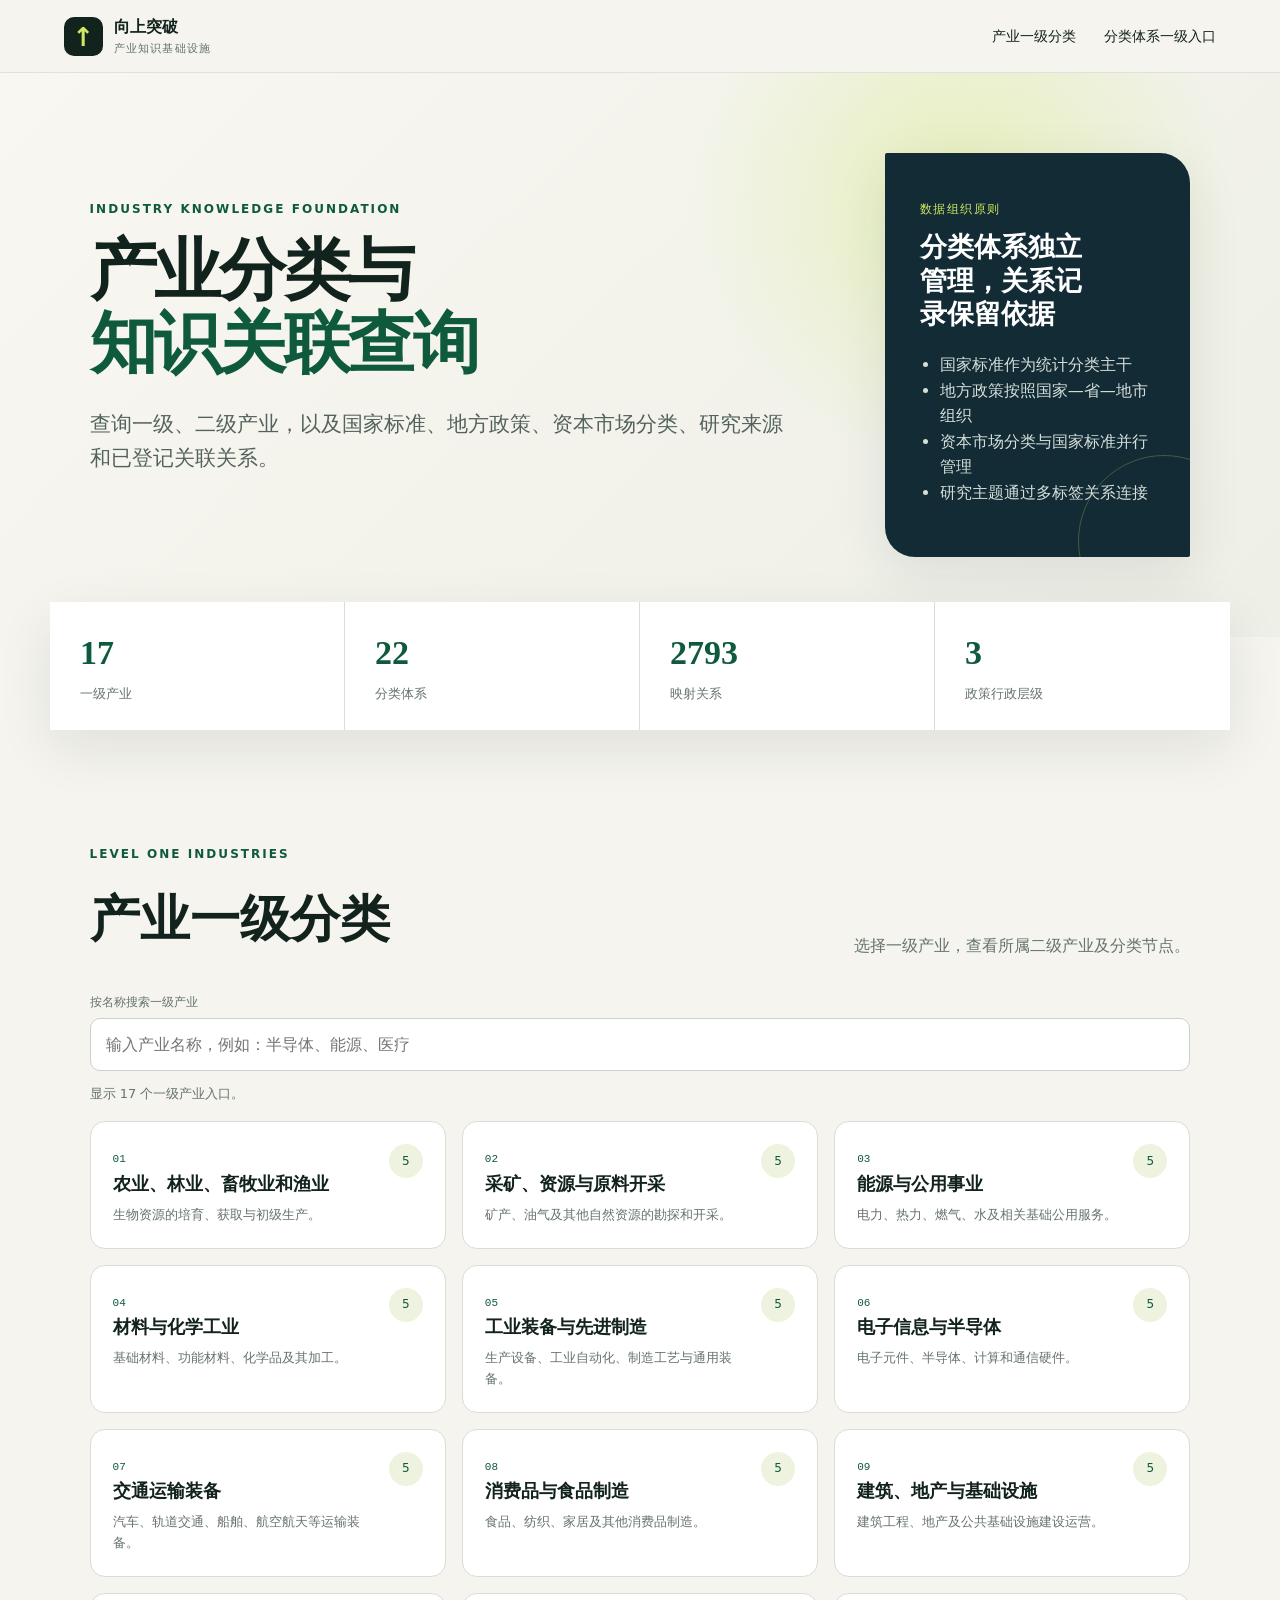
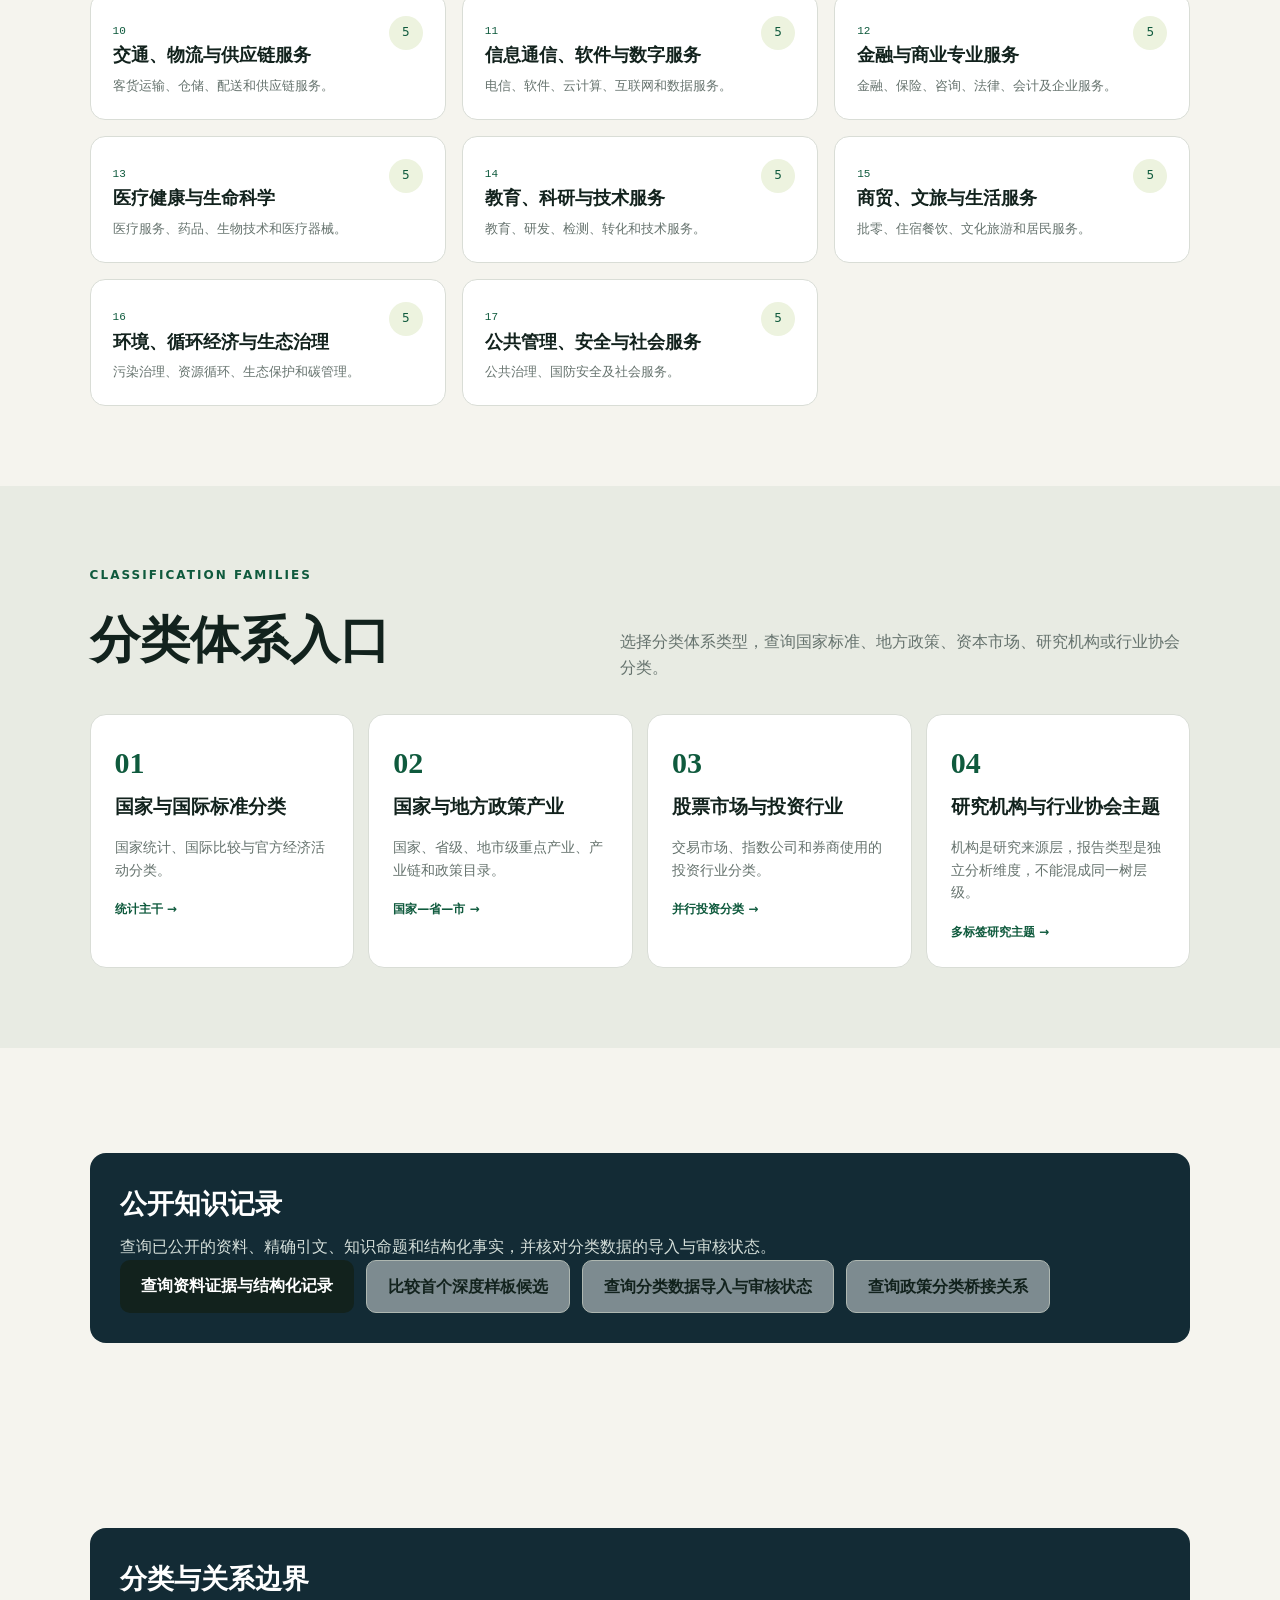
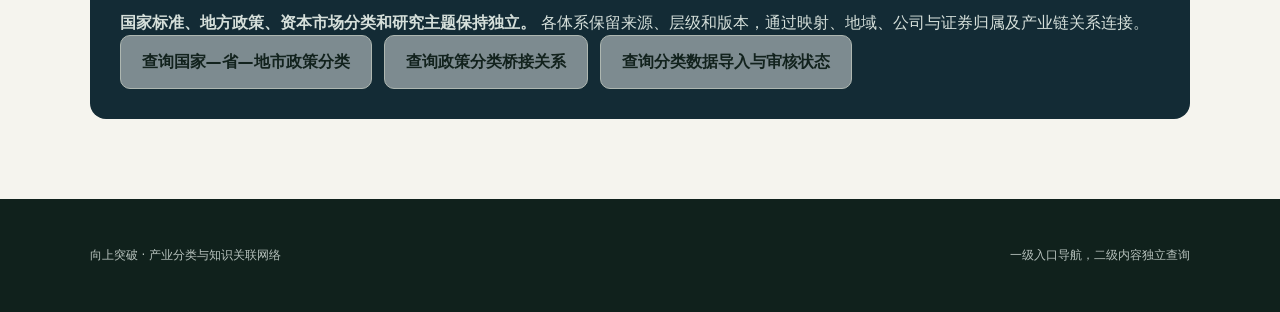
<file: index.html>
<!doctype html>
<html lang="zh-CN"><head><meta charset="utf-8"><meta name="viewport" content="width=device-width,initial-scale=1,viewport-fit=cover"><meta name="description" content="产业分类体系、知识记录与关联关系查询入口"><title>产业分类与知识关联查询 · 向上突破</title><link rel="icon" href="favicon.svg" type="image/svg+xml"><link rel="stylesheet" href="styles.css"></head>
<body><header class="topbar"><a class="brand" href="#top"><span class="brand-mark">↑</span><span><strong>向上突破</strong><small>产业知识基础设施</small></span></a><nav class="nav"><a href="#industries">产业一级分类</a><a href="#families">分类体系一级入口</a></nav></header>
<main id="top">
<section class="hero compact-hero"><div class="hero-copy"><p class="eyebrow">INDUSTRY KNOWLEDGE FOUNDATION</p><h1><span class="title-line">产业分类与</span><span class="title-line accent">知识关联查询</span></h1><p class="lead">查询一级、二级产业，以及国家标准、地方政策、资本市场分类、研究来源和已登记关联关系。</p></div><aside class="hero-panel"><p>数据组织原则</p><h2>分类体系独立管理，关系记录保留依据</h2><ul><li>国家标准作为统计分类主干</li><li>地方政策按照国家—省—地市组织</li><li>资本市场分类与国家标准并行管理</li><li>研究主题通过多标签关系连接</li></ul></aside></section>
<section class="stats" aria-label="数据统计"><article><strong id="statLevelOne">—</strong><span>一级产业</span></article><article><strong id="statSystems">—</strong><span>分类体系</span></article><article><strong id="statMappings">—</strong><span>映射关系</span></article><article><strong>3</strong><span>政策行政层级</span></article></section>
<section id="industries" class="section"><div class="section-heading"><div><p class="eyebrow">LEVEL ONE INDUSTRIES</p><h2>产业一级分类</h2></div><p>选择一级产业，查看所属二级产业及分类节点。</p></div><label class="search"><span>按名称搜索一级产业</span><input id="searchInput" type="search" placeholder="输入产业名称，例如：半导体、能源、医疗"></label><p id="resultSummary" class="result-summary"></p><div id="industryGrid" class="industry-grid"></div></section>
<section id="families" class="section muted-section"><div class="section-heading"><div><p class="eyebrow">CLASSIFICATION FAMILIES</p><h2>分类体系入口</h2></div><p>选择分类体系类型，查询国家标准、地方政策、资本市场、研究机构或行业协会分类。</p></div><div id="familyGrid" class="layer-grid"></div></section>
<section class="section"><div class="decision-card"><h3>公开知识记录</h3><p>查询已公开的资料、精确引文、知识命题和结构化事实，并核对分类数据的导入与审核状态。</p><div class="hero-actions"><a class="button primary" href="knowledge-records.html">查询资料证据与结构化记录</a><a class="button secondary" href="pilot-selection.html">比较首个深度样板候选</a><a class="button secondary" href="completeness.html">查询分类数据导入与审核状态</a><a class="button secondary" href="policy-crosswalk.html">查询政策分类桥接关系</a></div></div></section>
<section class="section"><div class="decision-card"><h3>分类与关系边界</h3><p><strong>国家标准、地方政策、资本市场分类和研究主题保持独立。</strong> 各体系保留来源、层级和版本，通过映射、地域、公司与证券归属及产业链关系连接。</p><div class="hero-actions"><a class="button secondary" href="systems.html?family=policy">查询国家—省—地市政策分类</a><a class="button secondary" href="policy-crosswalk.html">查询政策分类桥接关系</a><a class="button secondary" href="completeness.html">查询分类数据导入与审核状态</a></div></div></section>
</main><footer><p>向上突破 · 产业分类与知识关联网络</p><p>一级入口导航，二级内容独立查询</p></footer><script src="app.js" defer></script></body></html>
</file>
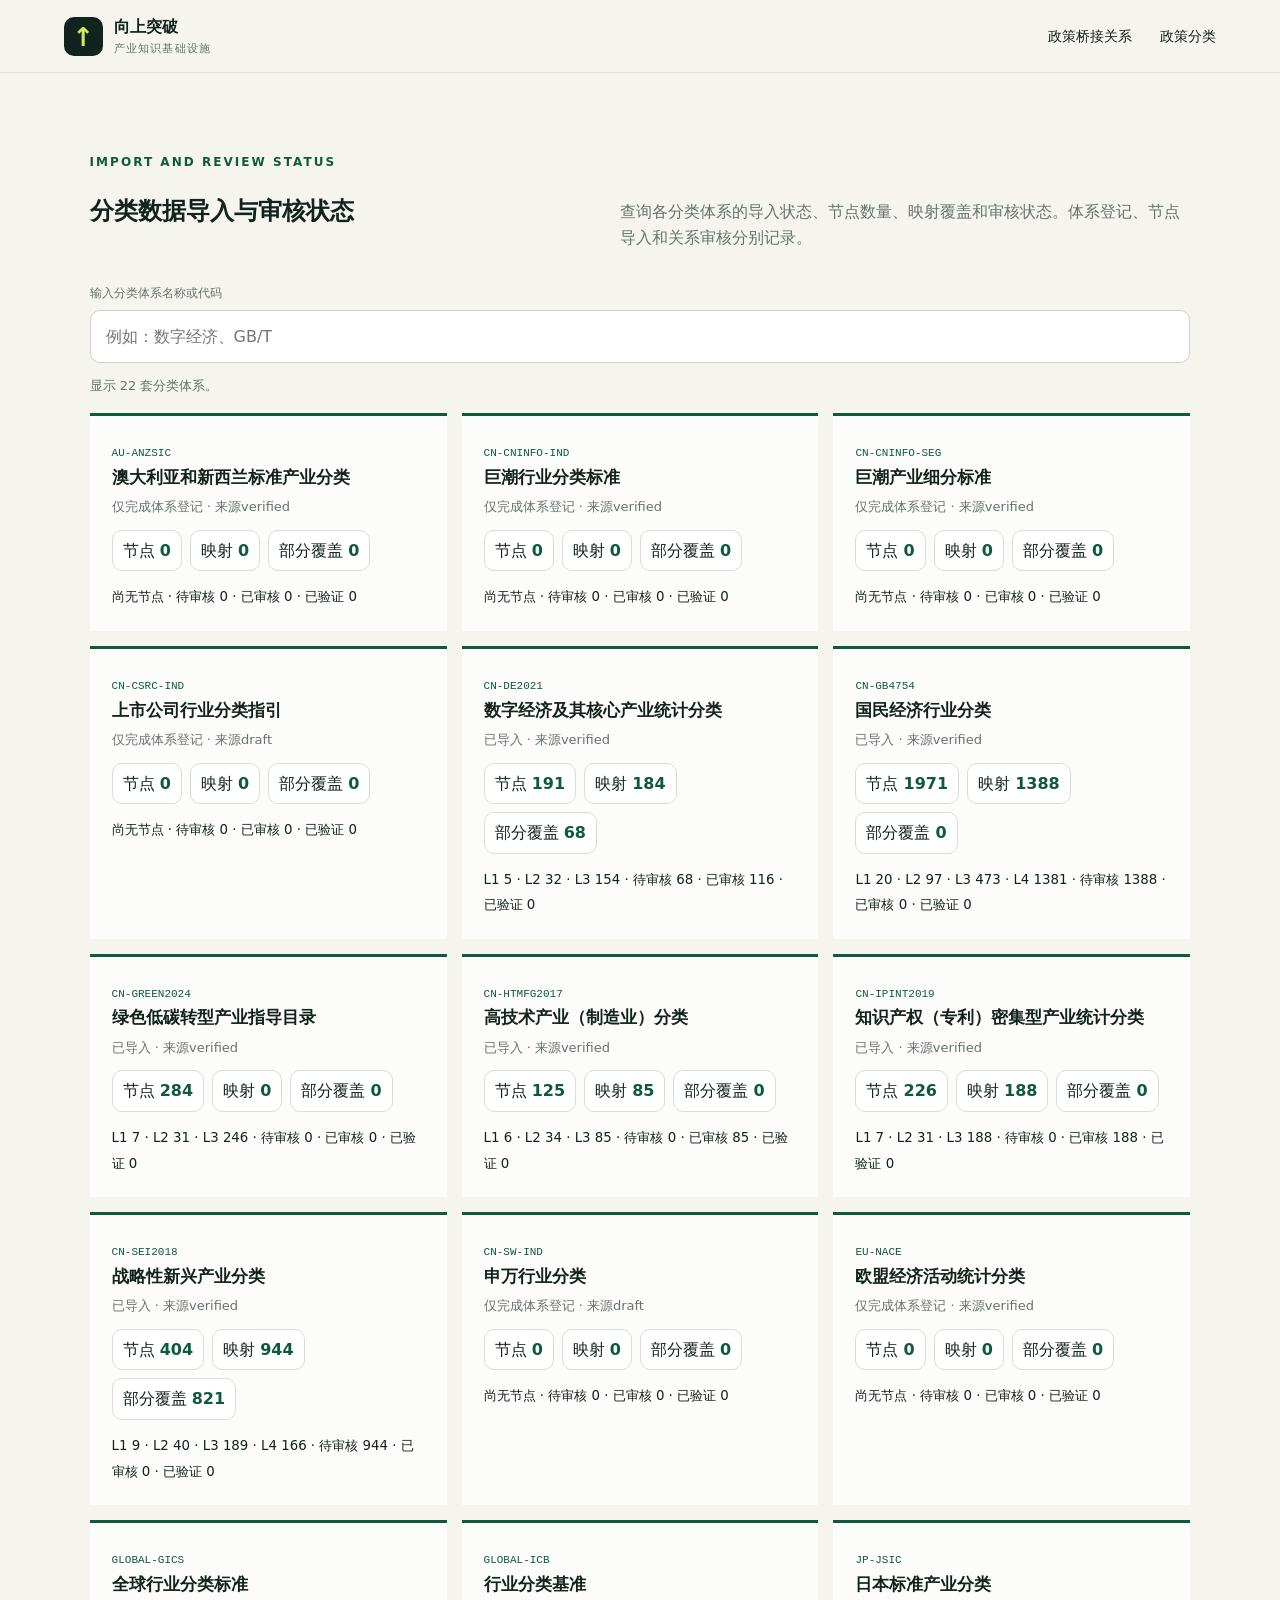
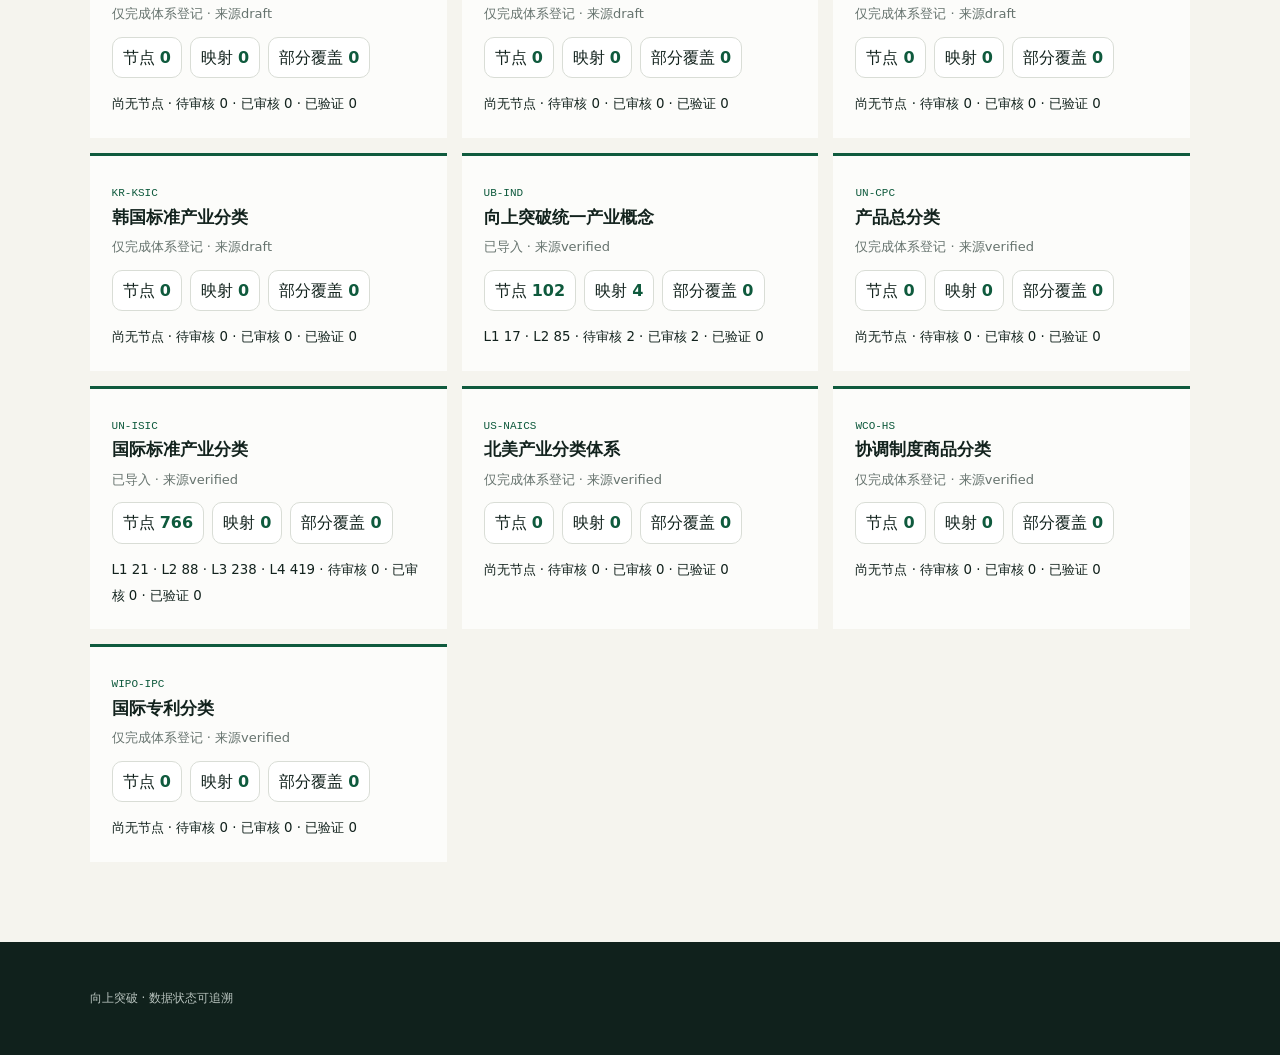
<file: completeness.html>
<!doctype html><html lang="zh-CN"><head><meta charset="utf-8"><meta name="viewport" content="width=device-width,initial-scale=1"><title>分类数据导入与审核状态 · 向上突破</title><link rel="stylesheet" href="styles.css"></head><body><header class="topbar"><a class="brand" href="index.html"><span class="brand-mark">↑</span><span><strong>向上突破</strong><small>产业知识基础设施</small></span></a><nav class="nav"><a href="policy-crosswalk.html">政策桥接关系</a><a href="systems.html?family=policy">政策分类</a></nav></header><main><section class="section"><div class="section-heading"><div><p class="eyebrow">IMPORT AND REVIEW STATUS</p><h1>分类数据导入与审核状态</h1></div><p>查询各分类体系的导入状态、节点数量、映射覆盖和审核状态。体系登记、节点导入和关系审核分别记录。</p></div><label class="search"><span>输入分类体系名称或代码</span><input id="completenessSearch" type="search" placeholder="例如：数字经济、GB/T"></label><p id="completenessSummary" class="result-summary"></p><div id="completenessGrid" class="system-grid"></div></section></main><footer><p>向上突破 · 数据状态可追溯</p></footer><script src="completeness.js" defer></script></body></html>
</file>
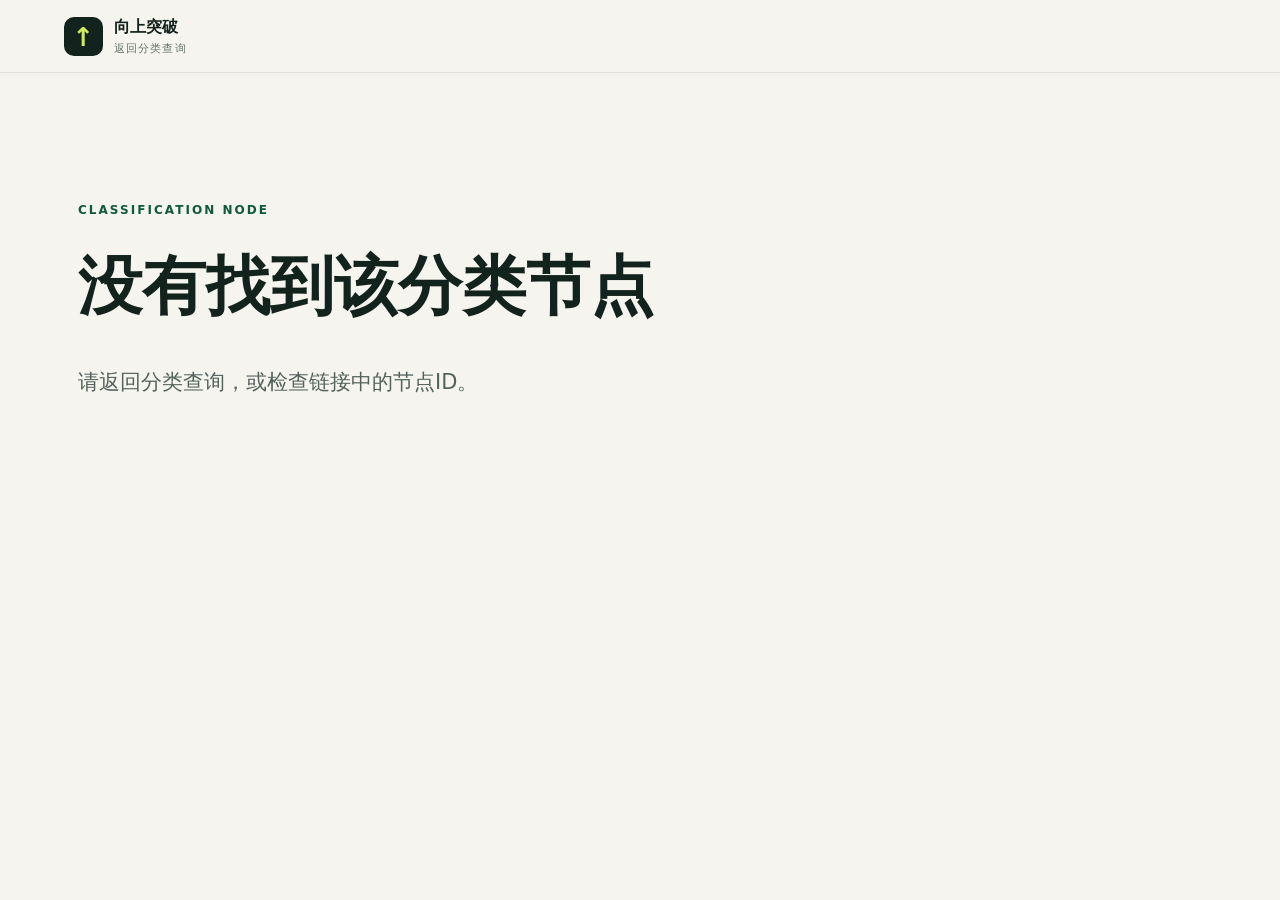
<file: detail.html>
<!doctype html><html lang="zh-CN"><head><meta charset="utf-8"><meta name="viewport" content="width=device-width,initial-scale=1"><title>产业分类节点 · 向上突破</title><link rel="stylesheet" href="styles.css"></head><body><header class="topbar"><a class="brand" href="index.html#industries"><span class="brand-mark">↑</span><span><strong>向上突破</strong><small>返回分类查询</small></span></a></header><main class="detail-page"><section class="detail-hero"><p id="nodeSystem" class="eyebrow">CLASSIFICATION NODE</p><h1 id="nodeTitle">正在加载…</h1><p id="nodeDefinition" class="lead"></p></section><section class="detail-grid"><article class="detail-card"><h2>分类位置</h2><p><b>上级分类</b></p><div id="parentLink">—</div><p><b>下级分类</b></p><div id="childList">—</div></article><article class="detail-card"><h2>对应关系</h2><p>官方对应不自动代表语义完全等价；请结合关系基数和审核状态判断。</p><div id="mappingList">—</div></article><article class="detail-card"><h2>官方解释与技术条件</h2><p id="greenExplanation">仅绿色低碳目录三级项目提供。</p><p><b>相关标准</b></p><div id="relatedStandards">—</div></article><article class="detail-card"><h2>来源与状态</h2><p id="nodeStatus">—</p><a id="sourceLink" target="_blank" rel="noopener">访问官方来源 ↗</a></article></section></main><script src="detail.js" defer></script></body></html>
</file>
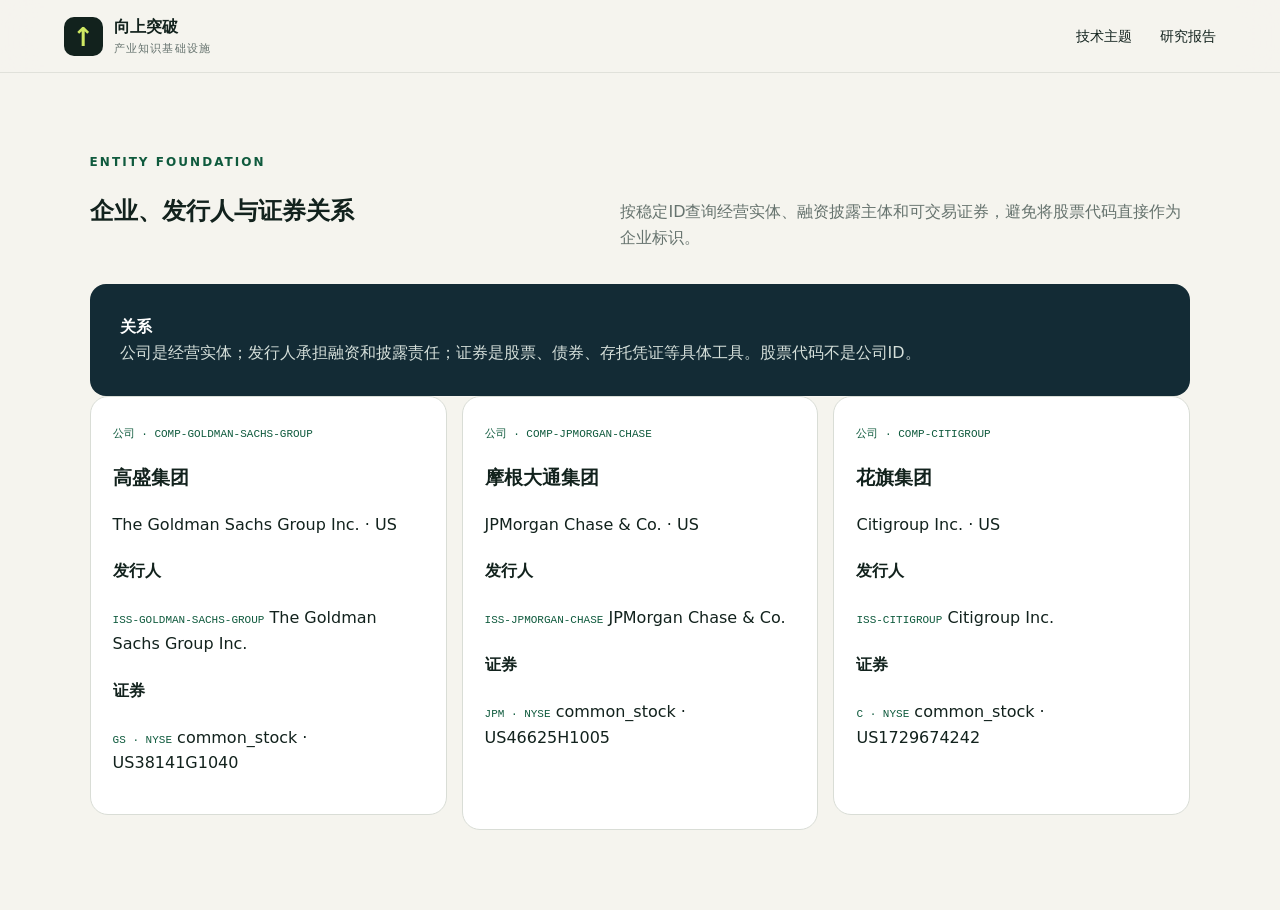
<file: entities.html>
<!doctype html><html lang="zh-CN"><head><meta charset="utf-8"><meta name="viewport" content="width=device-width,initial-scale=1"><title>企业、发行人与证券关系 · 向上突破</title><link rel="stylesheet" href="styles.css"></head><body><header class="topbar"><a class="brand" href="index.html"><span class="brand-mark">↑</span><span><strong>向上突破</strong><small>产业知识基础设施</small></span></a><nav class="nav"><a href="technology-topics.html">技术主题</a><a href="research-reports.html">研究报告</a></nav></header><main><section class="section"><div class="section-heading"><div><p class="eyebrow">ENTITY FOUNDATION</p><h1>企业、发行人与证券关系</h1></div><p>按稳定ID查询经营实体、融资披露主体和可交易证券，避免将股票代码直接作为企业标识。</p></div><div class="decision-card"><strong>关系</strong><p>公司是经营实体；发行人承担融资和披露责任；证券是股票、债券、存托凭证等具体工具。股票代码不是公司ID。</p></div><div id="entityGrid" class="system-grid"></div></section></main><script src="entities.js" defer></script></body></html>
</file>
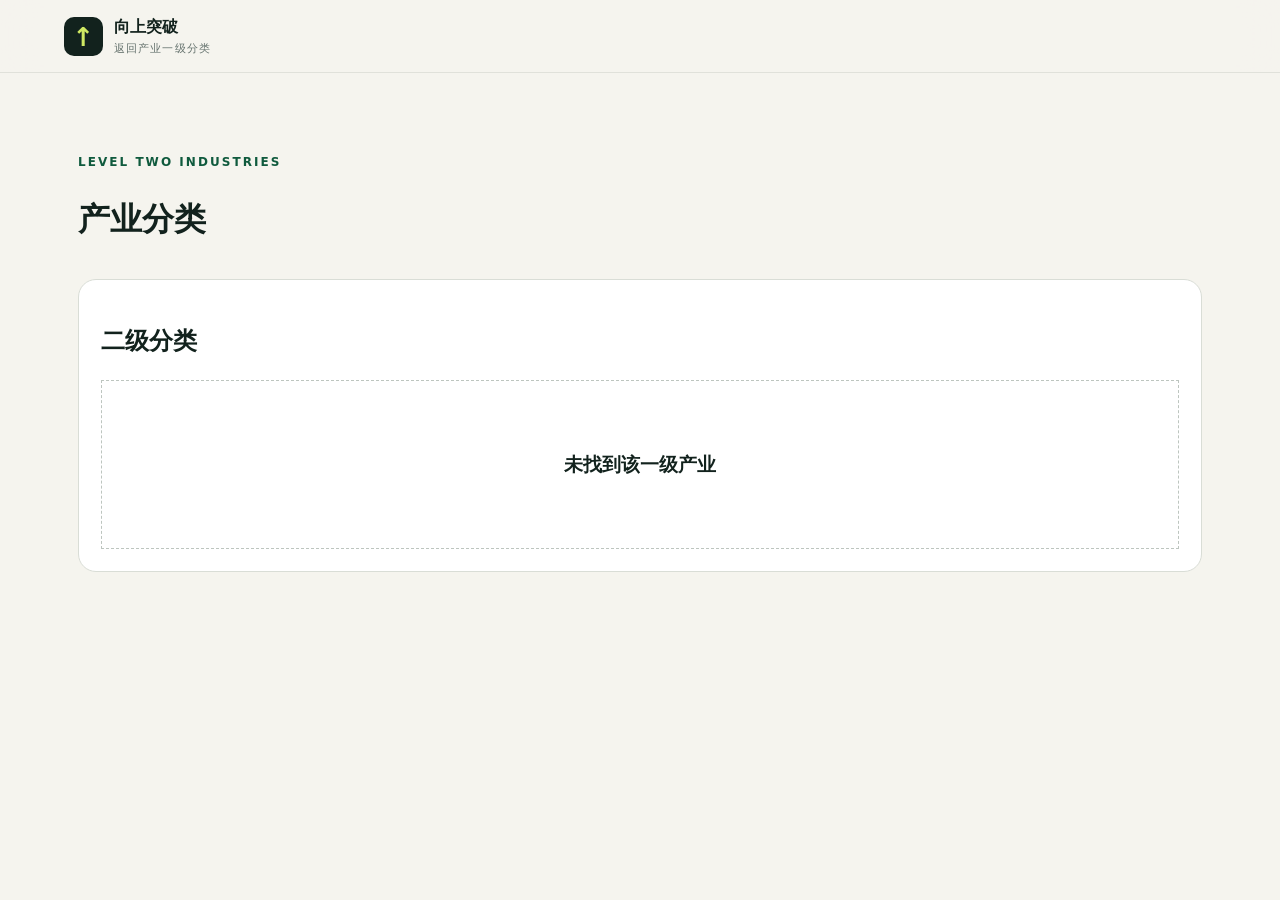
<file: industry.html>
<!doctype html><html lang="zh-CN"><head><meta charset="utf-8"><meta name="viewport" content="width=device-width,initial-scale=1"><title>产业分类 · 向上突破</title><link rel="stylesheet" href="styles.css"></head><body><header class="topbar"><a class="brand" href="index.html"><span class="brand-mark">↑</span><span><strong>向上突破</strong><small>返回产业一级分类</small></span></a></header><main class="detail-page"><p class="eyebrow">LEVEL TWO INDUSTRIES</p><h1 id="industryTitle">产业分类</h1><p id="industryDefinition" class="lead"></p><section class="detail-card"><h2>二级分类</h2><div id="industryChildren" class="system-grid"></div></section></main><script src="industry.js" defer></script></body></html>
</file>
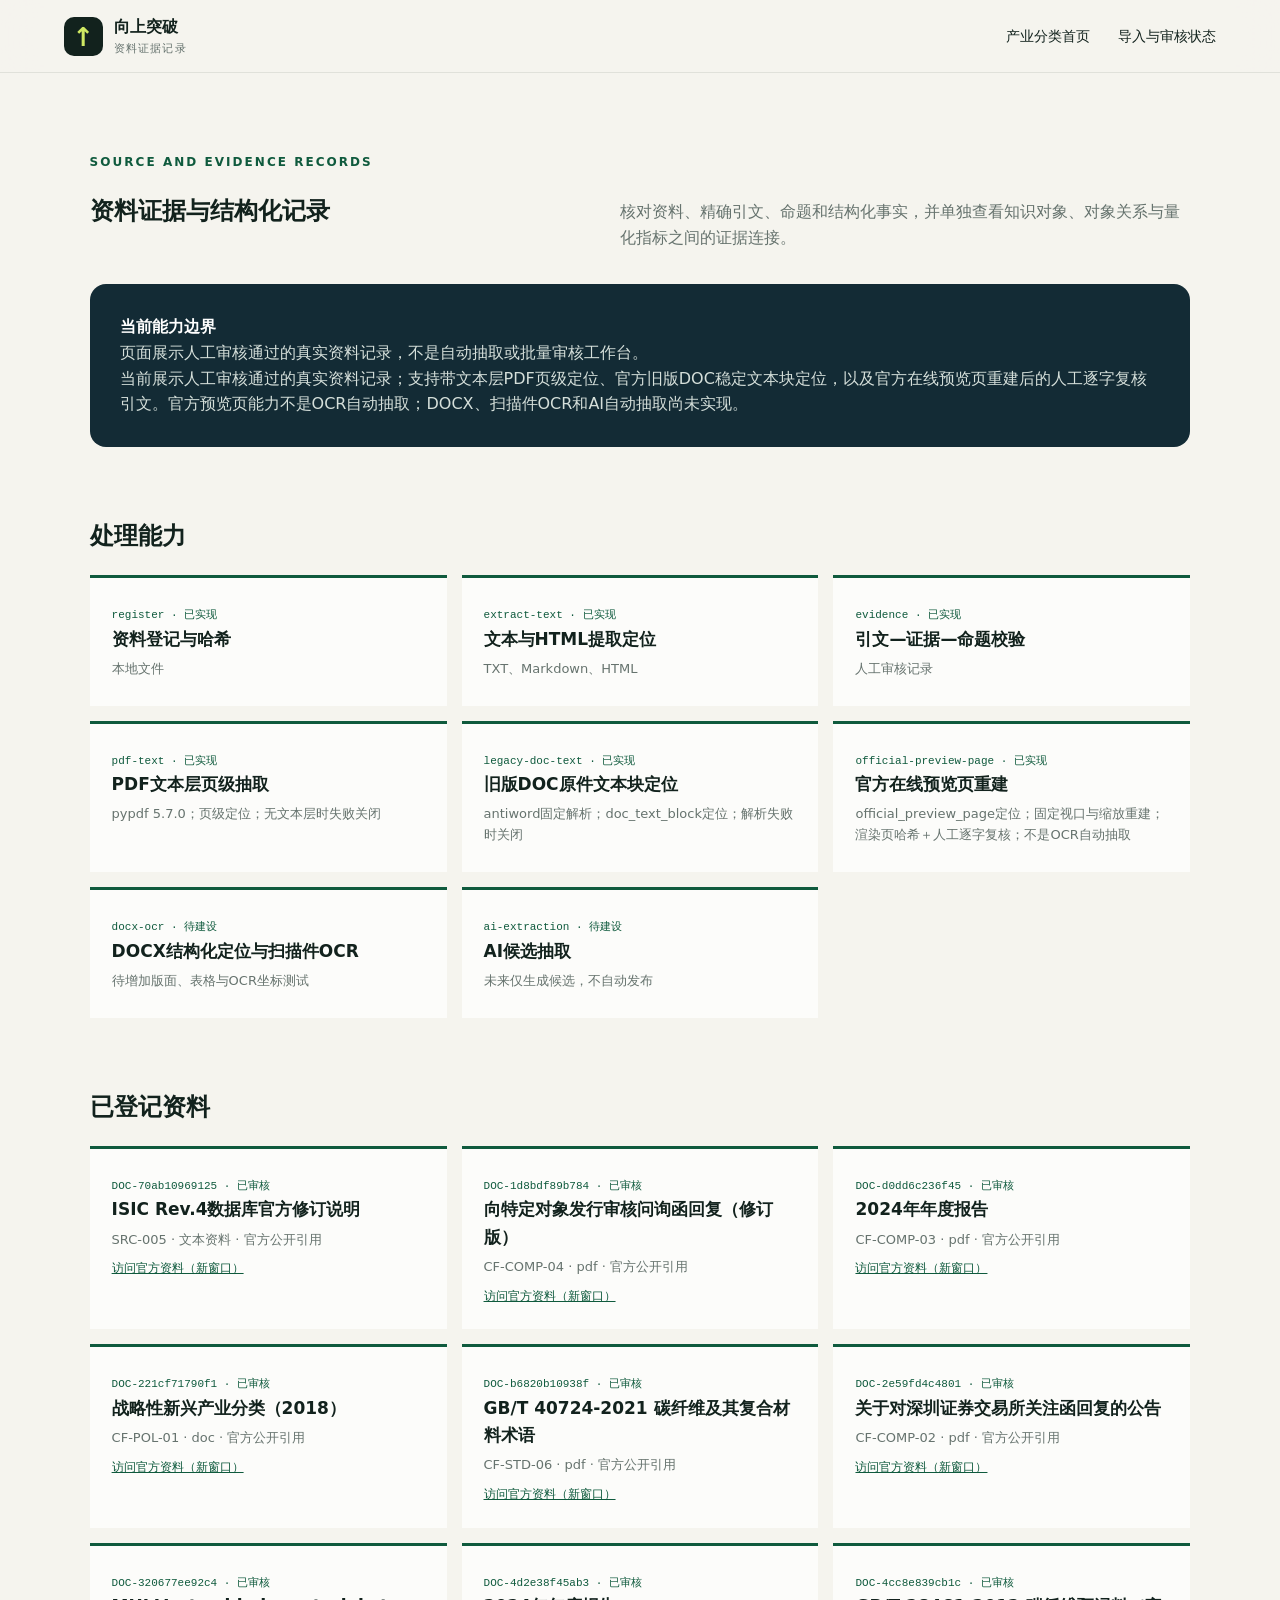
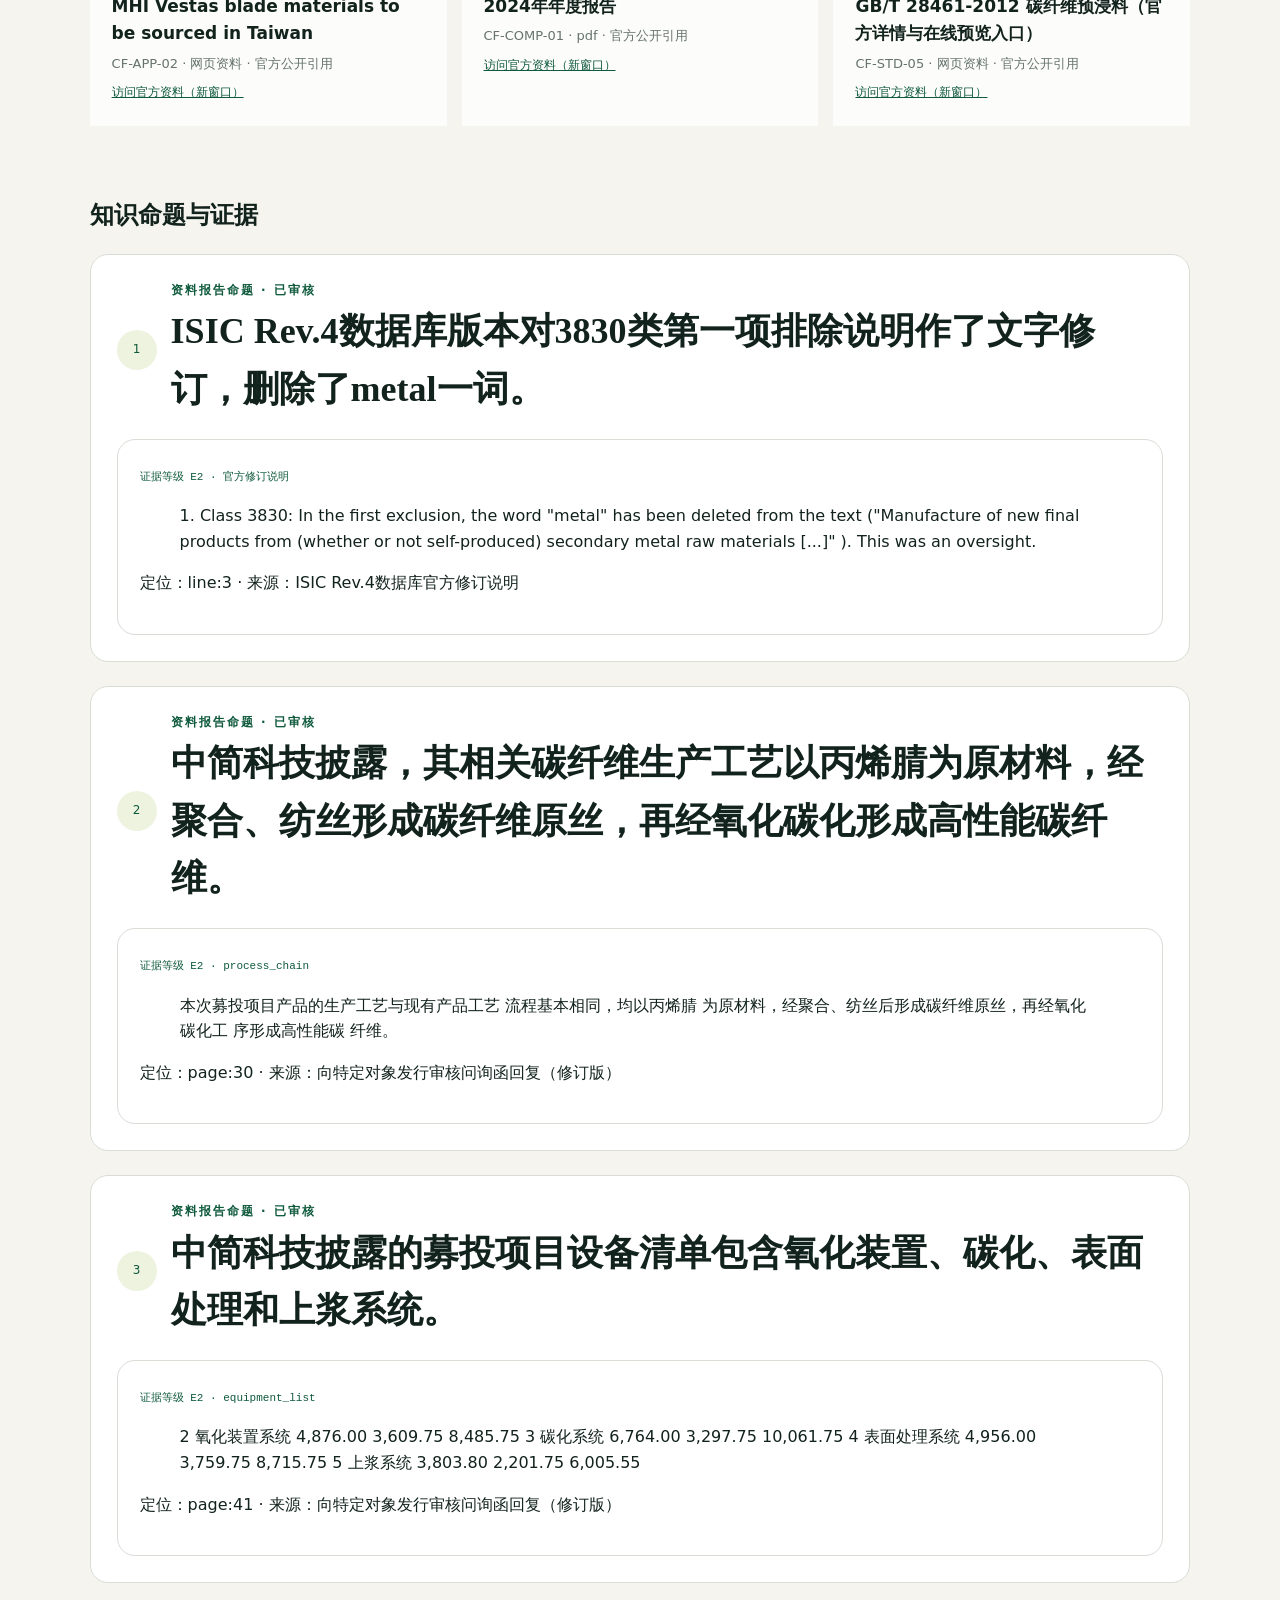
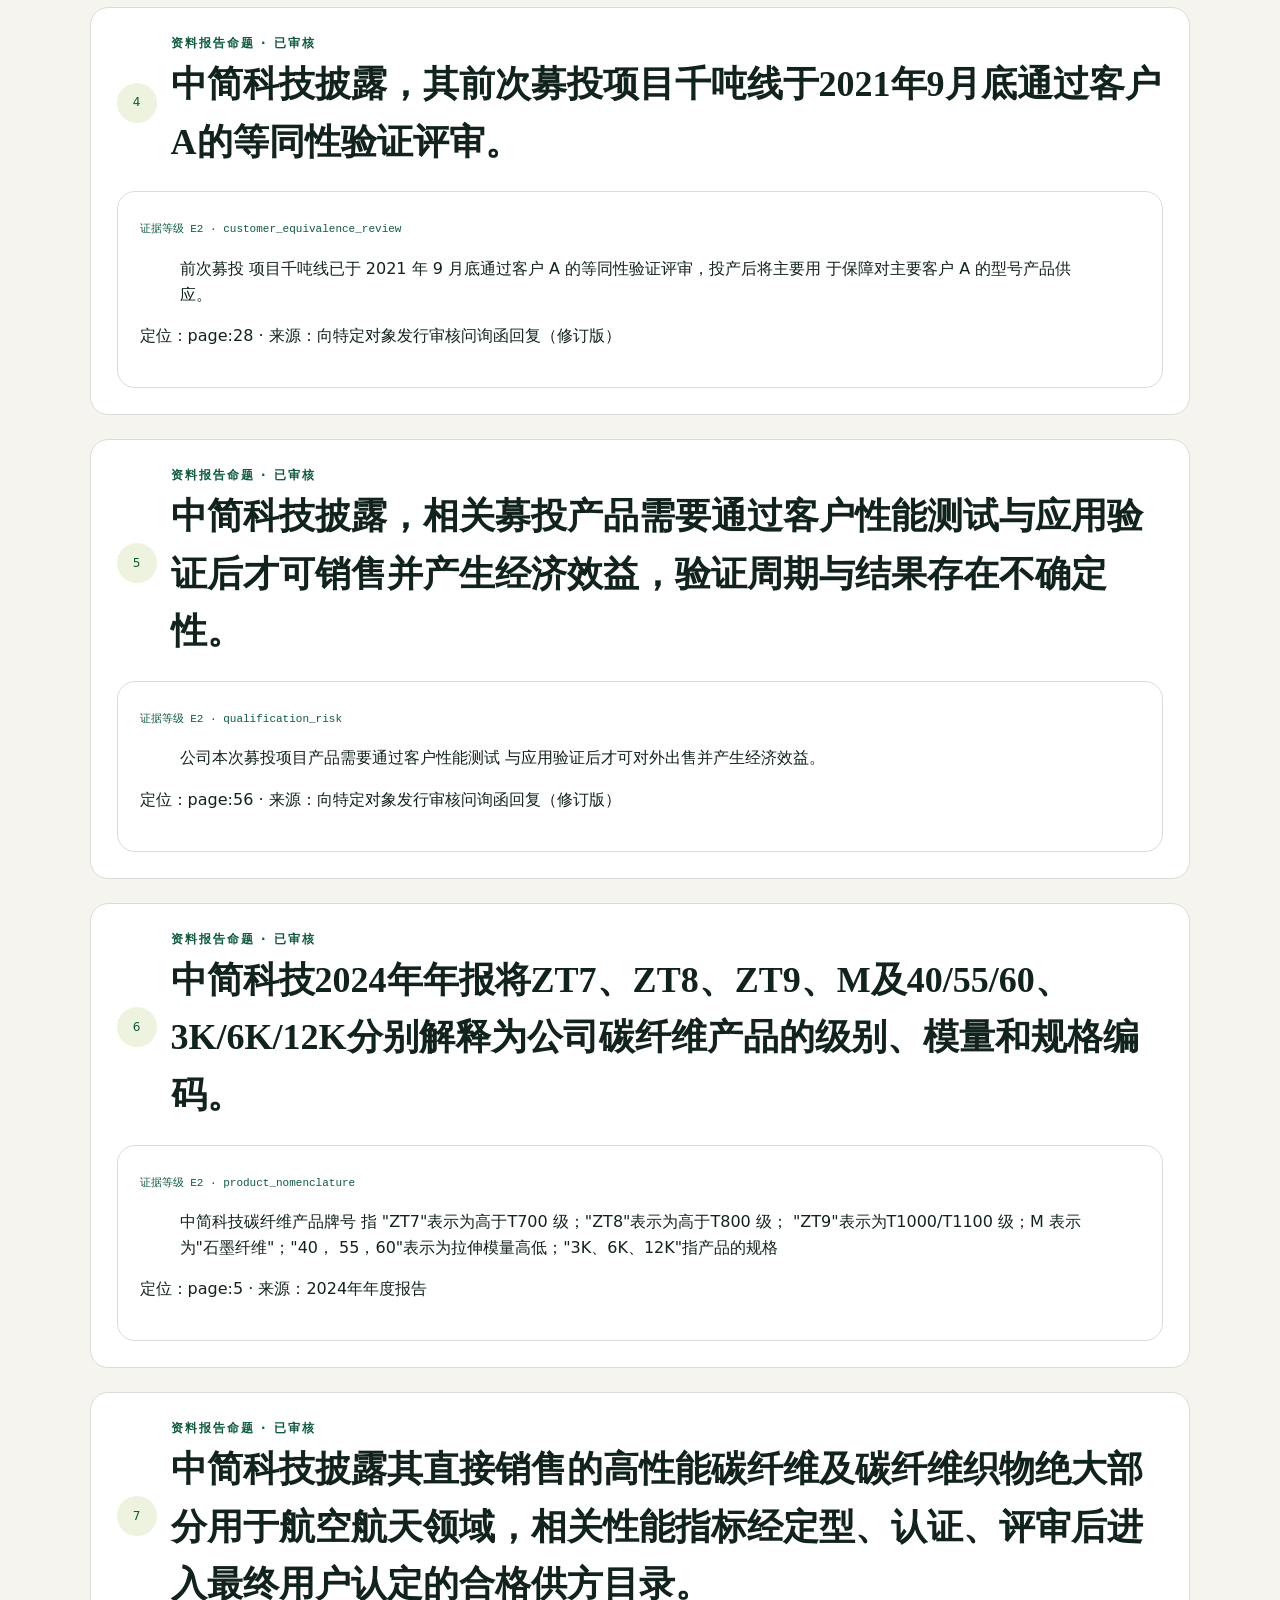
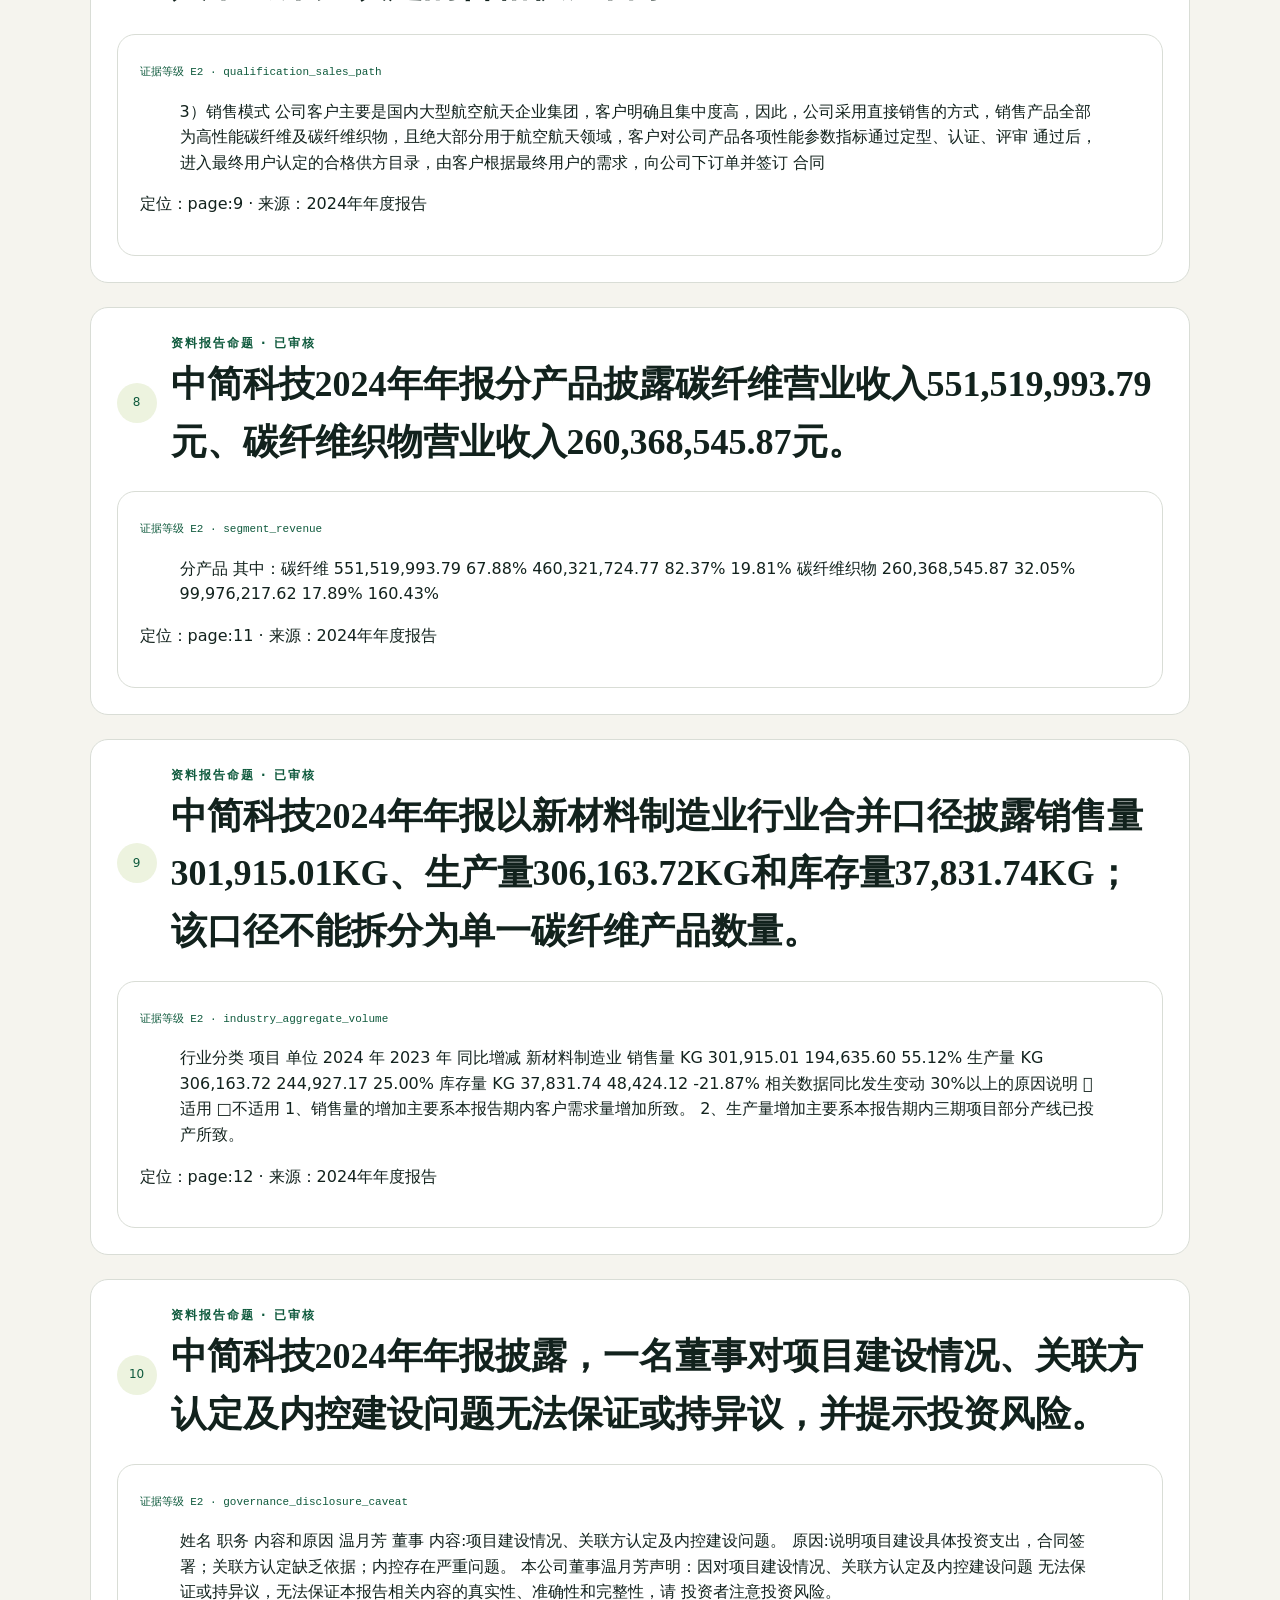
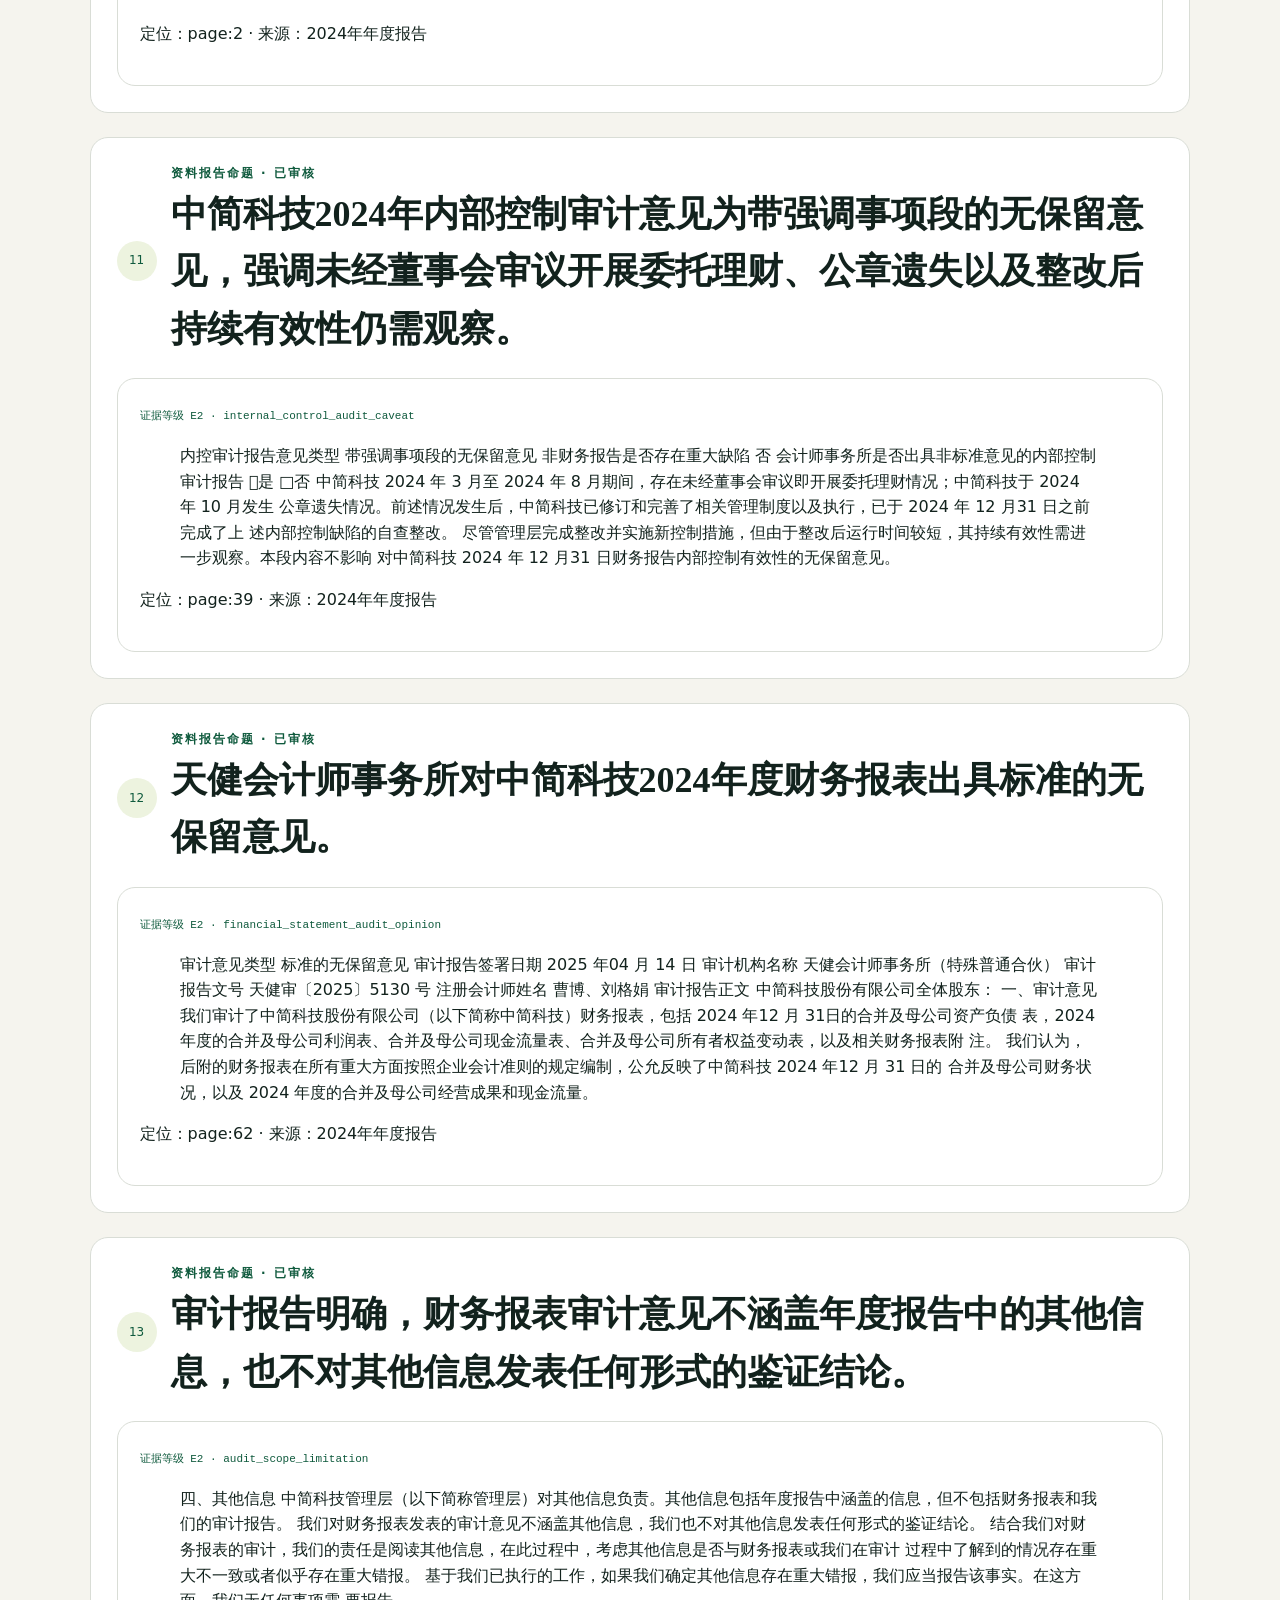
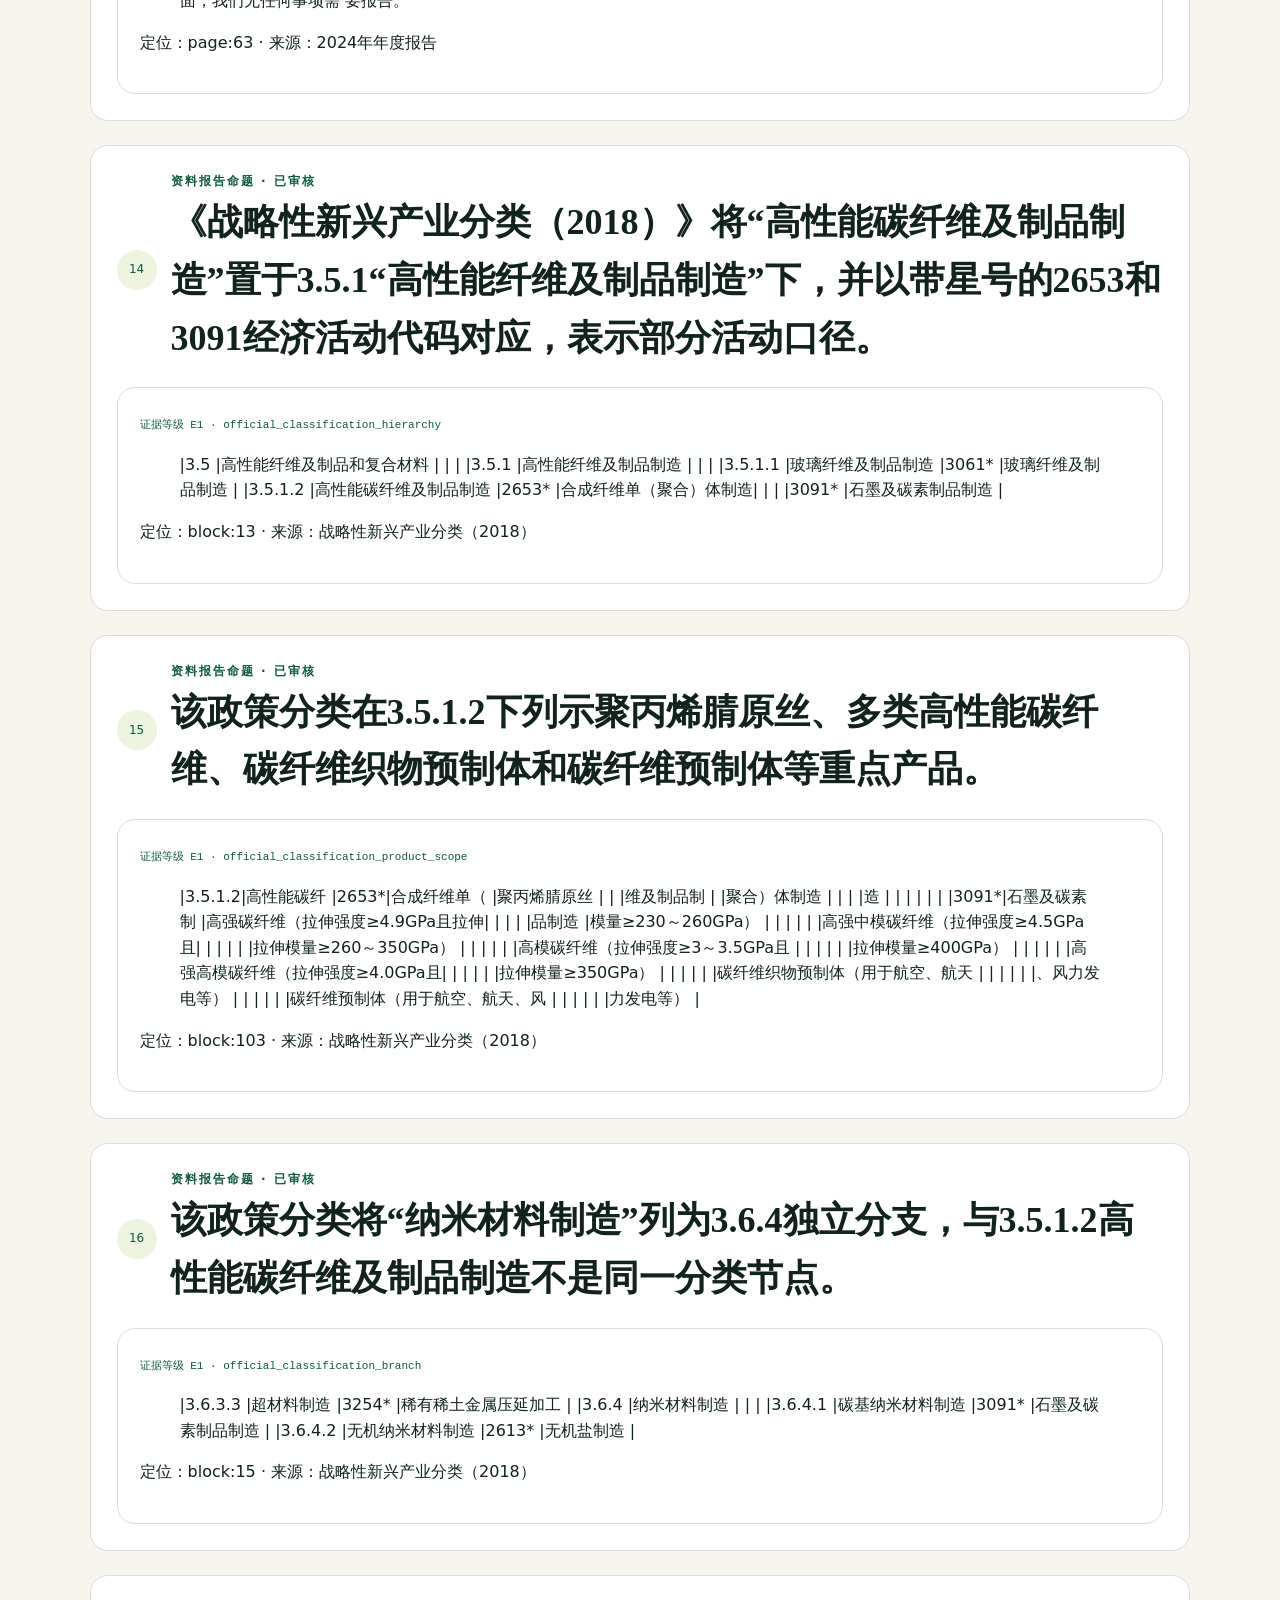
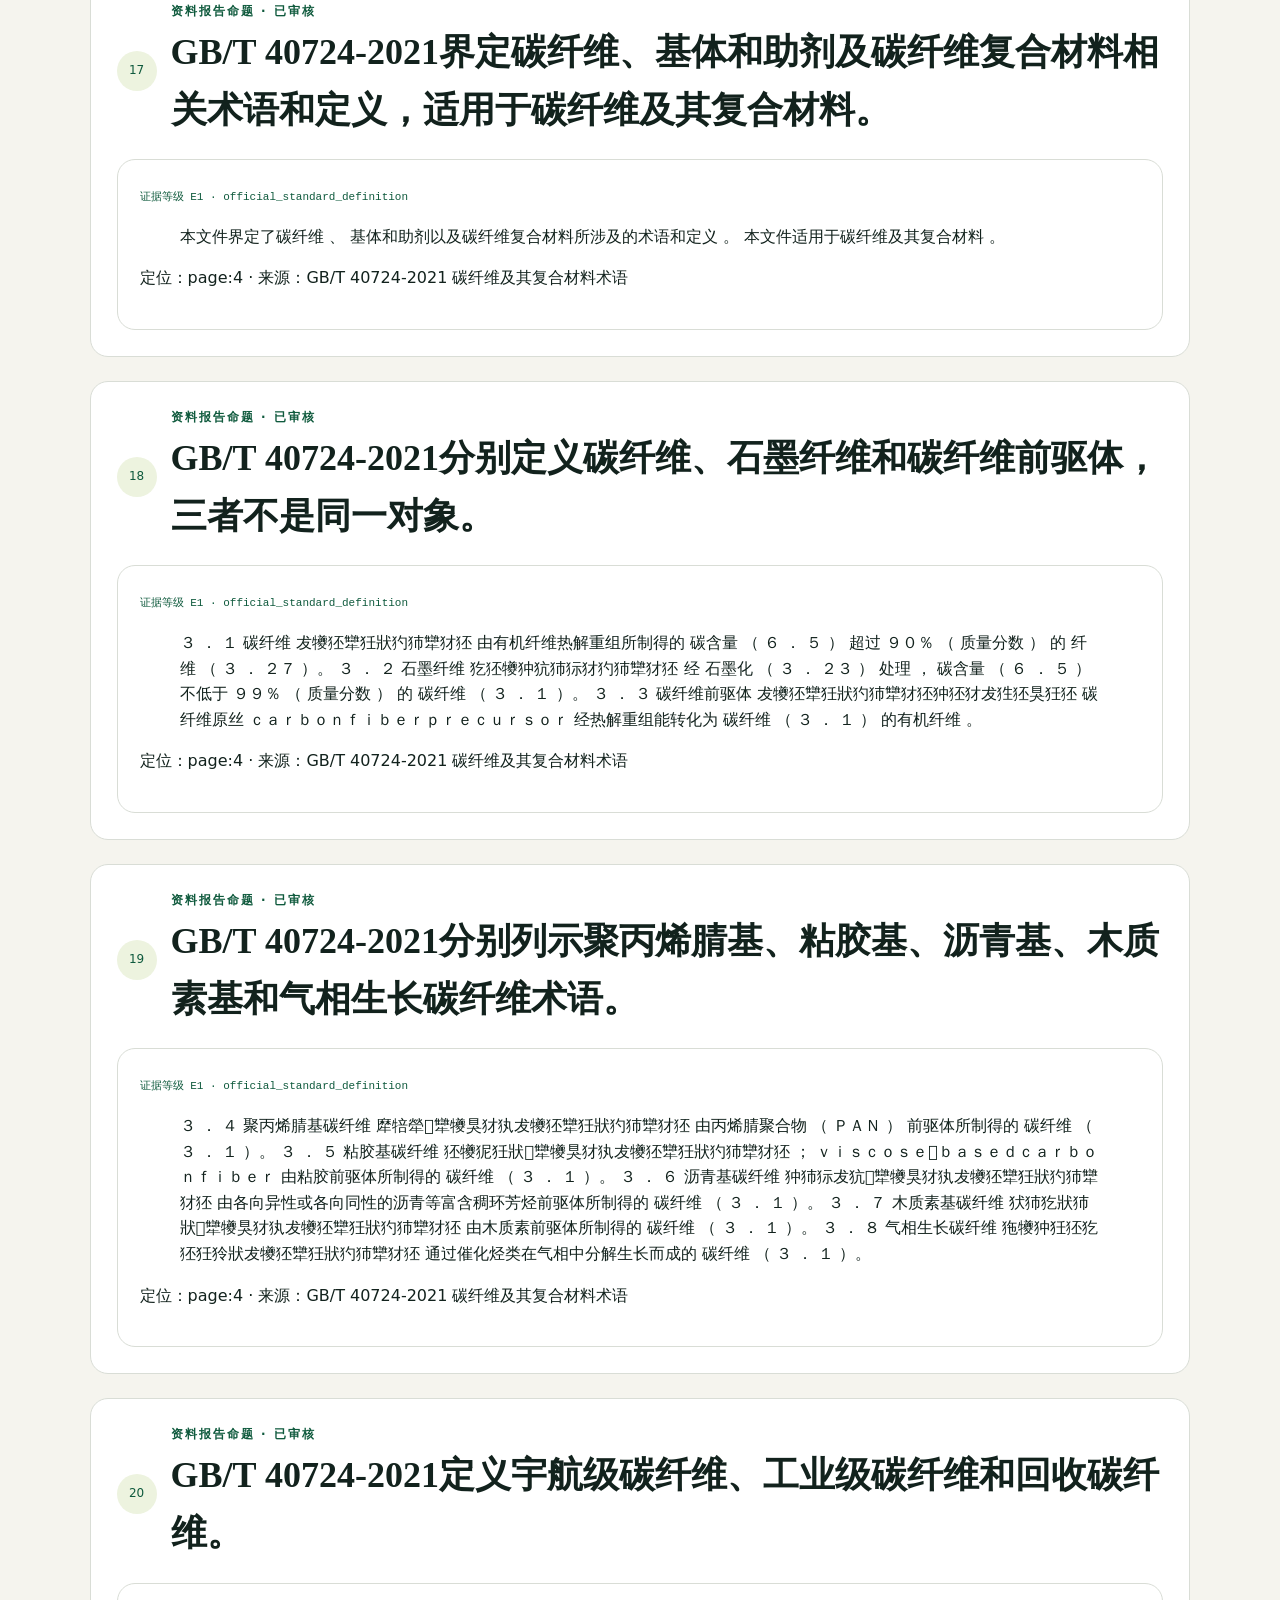
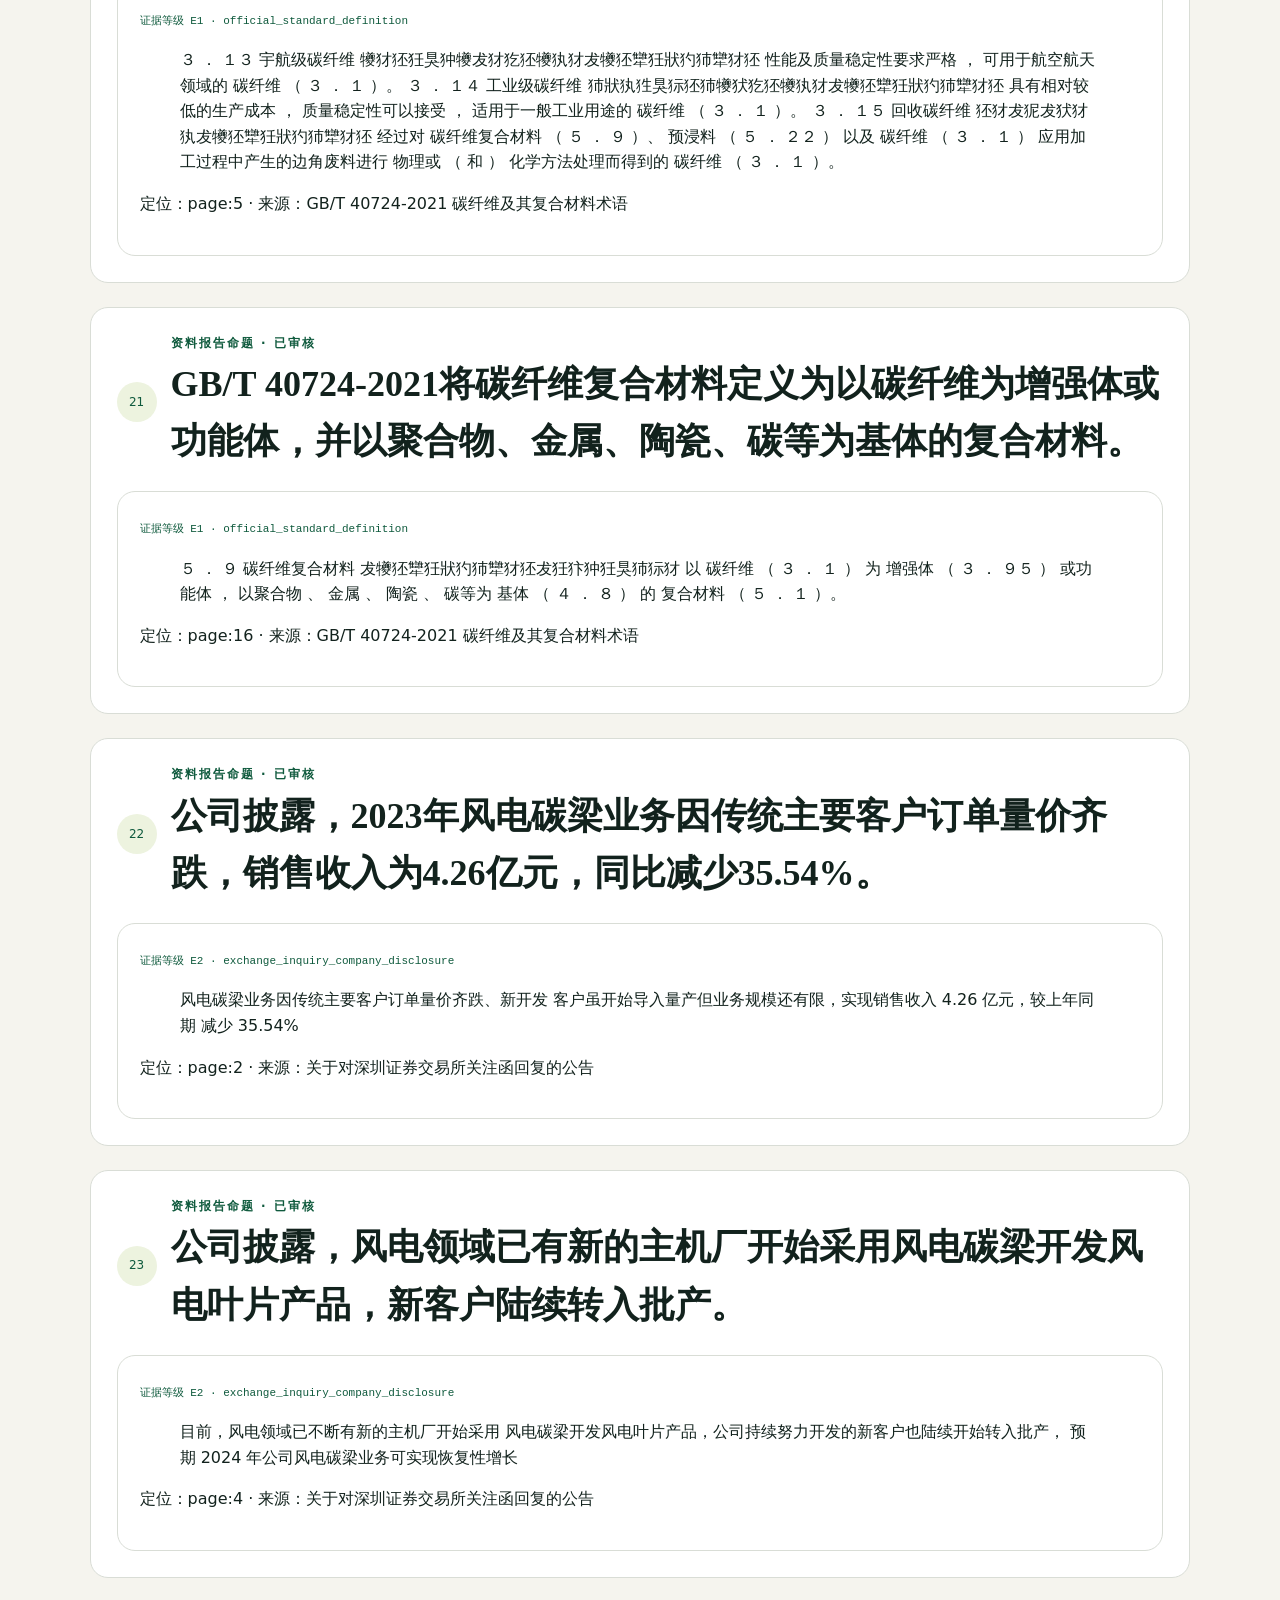
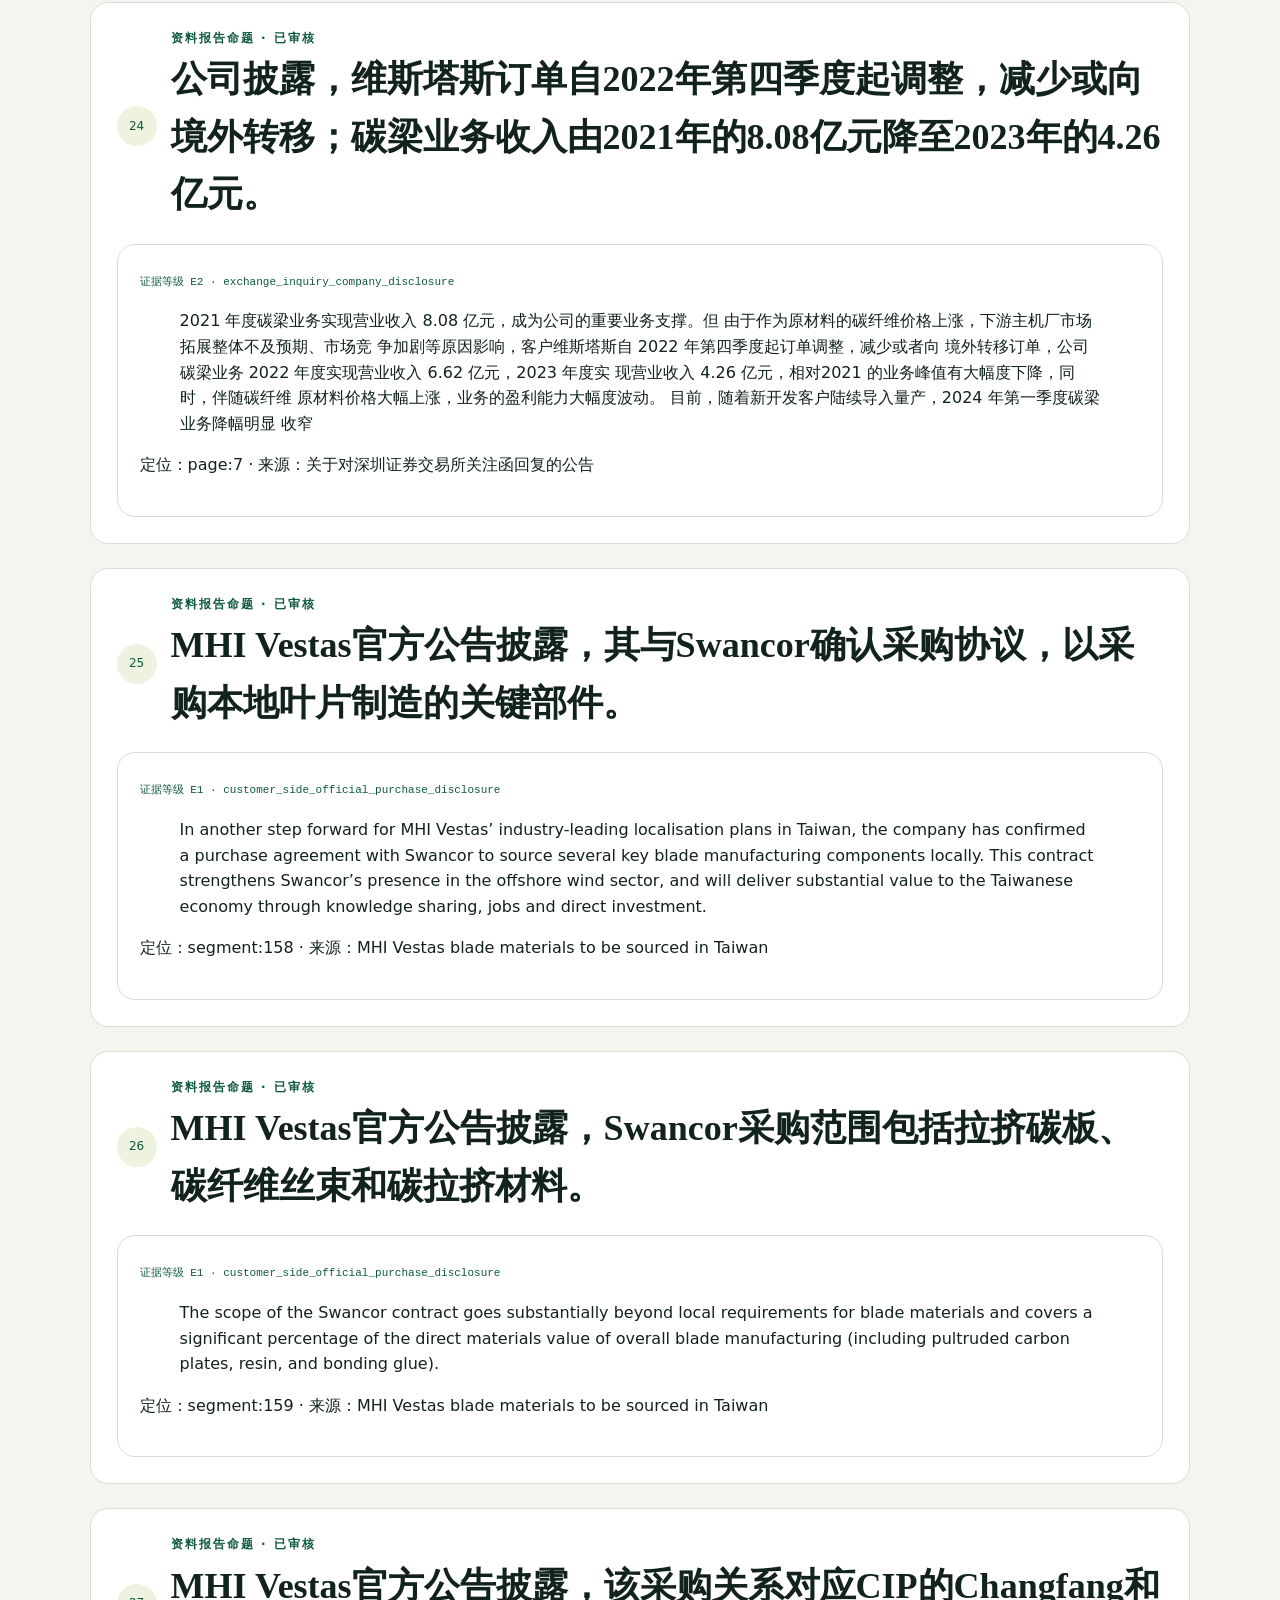
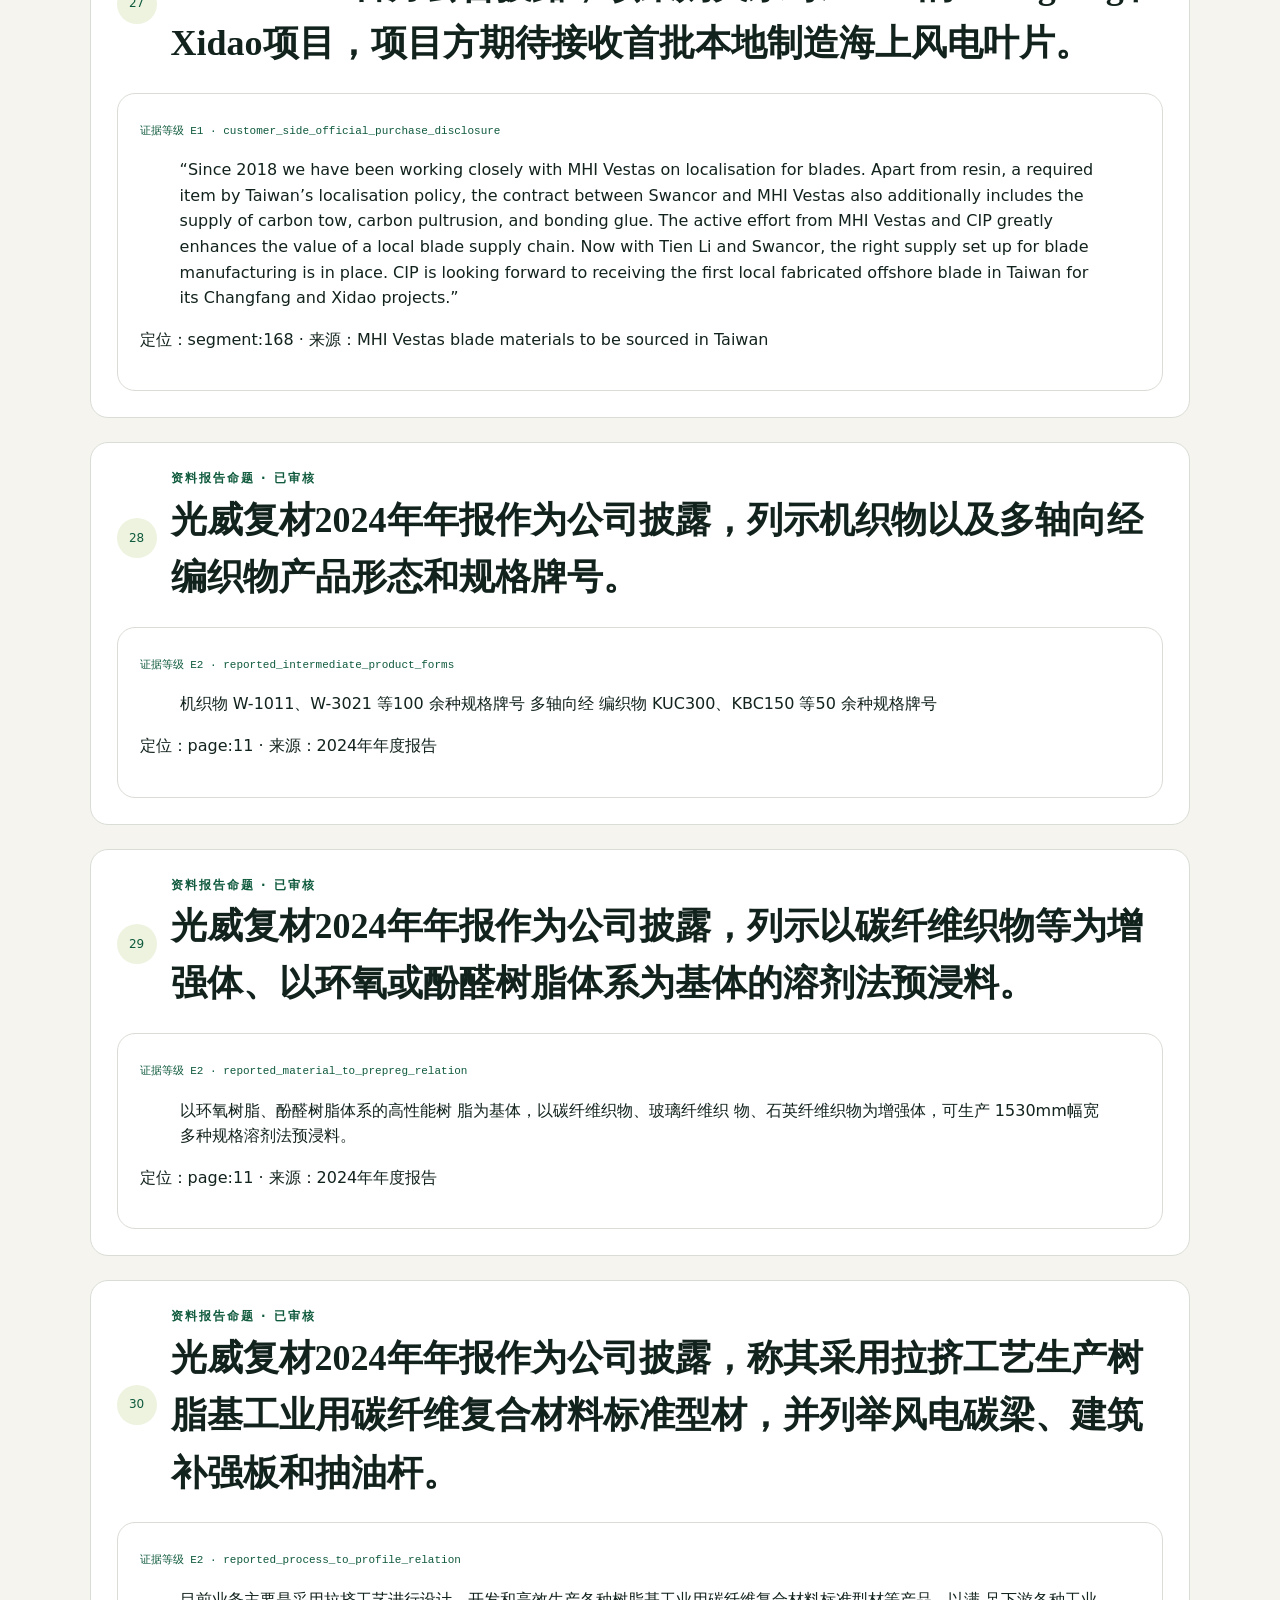
<file: knowledge-records.html>
<!doctype html>
<html lang="zh-CN"><head><meta charset="utf-8"><meta name="viewport" content="width=device-width,initial-scale=1"><meta name="description" content="公开资料、精确引文、证据、命题与结构化事实记录"><title>资料证据与结构化记录 · 向上突破</title><link rel="stylesheet" href="styles.css"></head>
<body class="research-query-page"><header class="topbar"><a class="brand" href="index.html"><span class="brand-mark">↑</span><span><strong>向上突破</strong><small>资料证据记录</small></span></a><nav class="nav"><a href="index.html">产业分类首页</a><a href="completeness.html">导入与审核状态</a></nav></header>
<main><section class="section"><div class="section-heading"><div><p class="eyebrow">SOURCE AND EVIDENCE RECORDS</p><h1>资料证据与结构化记录</h1></div><p>核对资料、精确引文、命题和结构化事实，并单独查看知识对象、对象关系与量化指标之间的证据连接。</p></div><div class="decision-card"><strong>当前能力边界</strong><p>页面展示人工审核通过的真实资料记录，不是自动抽取或批量审核工作台。</p><p id="toolNotice">正在读取已实现能力与待建设能力。</p></div><h2 class="standards-heading">处理能力</h2><div id="capabilityGrid" class="system-grid"></div><h2 class="standards-heading">已登记资料</h2><div id="documentGrid" class="system-grid"></div><h2 class="standards-heading">知识命题与证据</h2><div id="claimGrid" class="policy-levels"></div><h2 class="standards-heading">知识对象</h2><div id="objectGrid" class="system-grid"></div><h2 class="standards-heading">对象关系</h2><div id="relationGrid" class="system-grid"></div><h2 class="standards-heading">量化指标</h2><div id="metricGrid" class="system-grid"></div><h2 class="standards-heading">结构化事实</h2><div id="factGrid" class="system-grid"></div></section></main>
<footer><p>向上突破 · 公开资料证据与结构化记录</p><p>人工审核决定发布，AI仅生成候选记录</p></footer><script src="knowledge-records.js" defer></script></body></html>
</file>
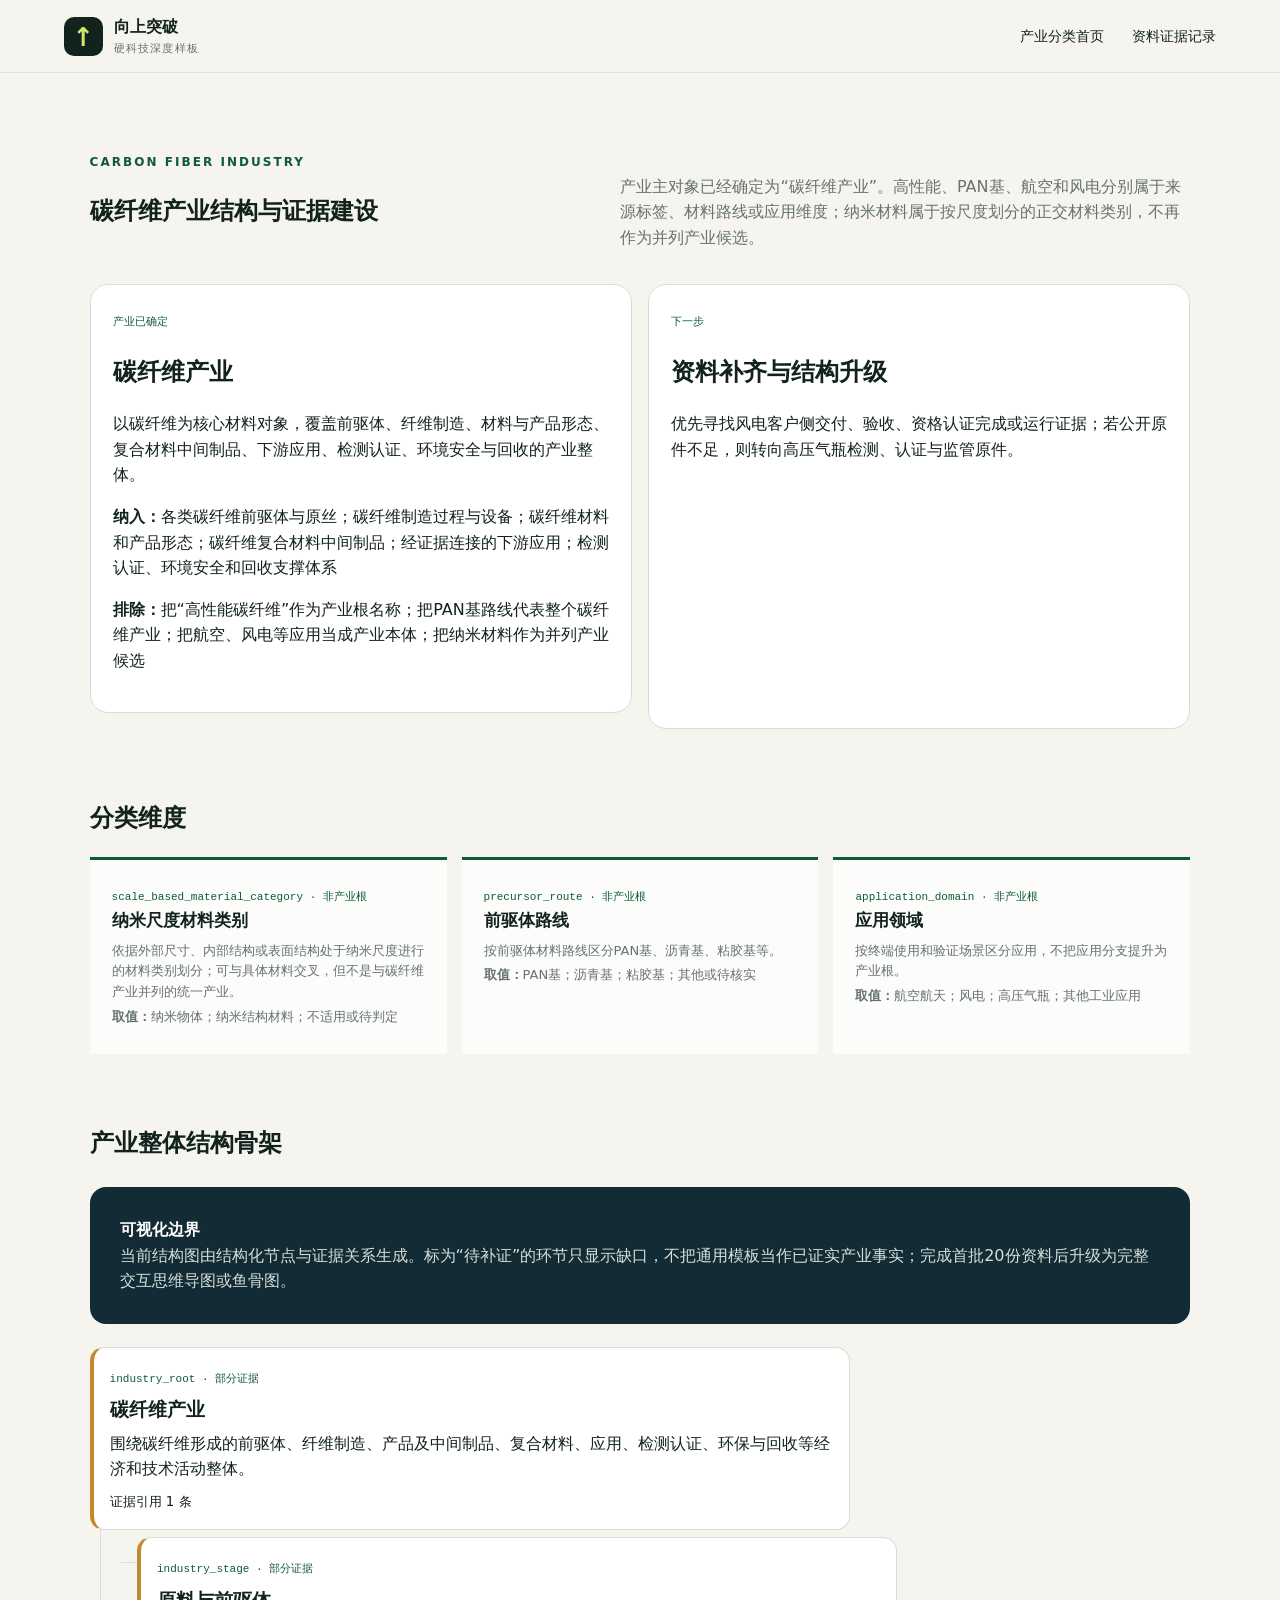
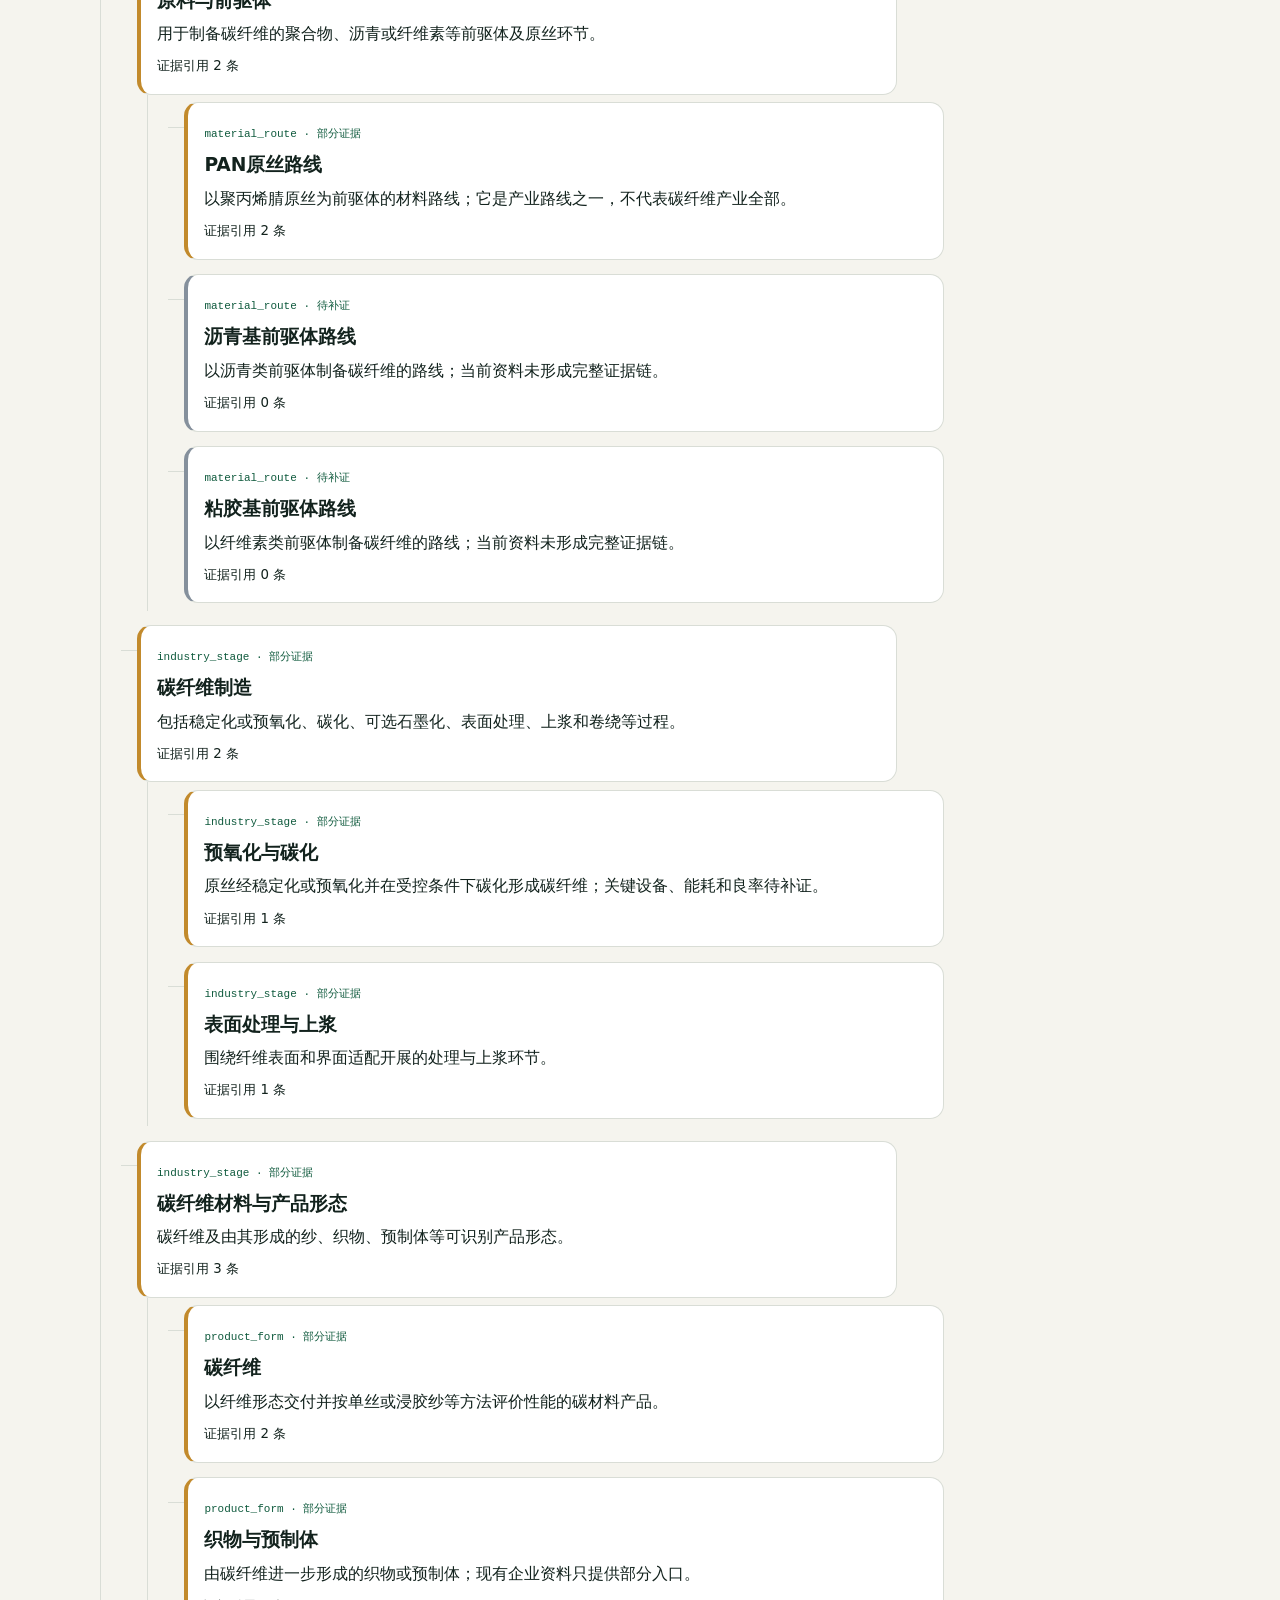
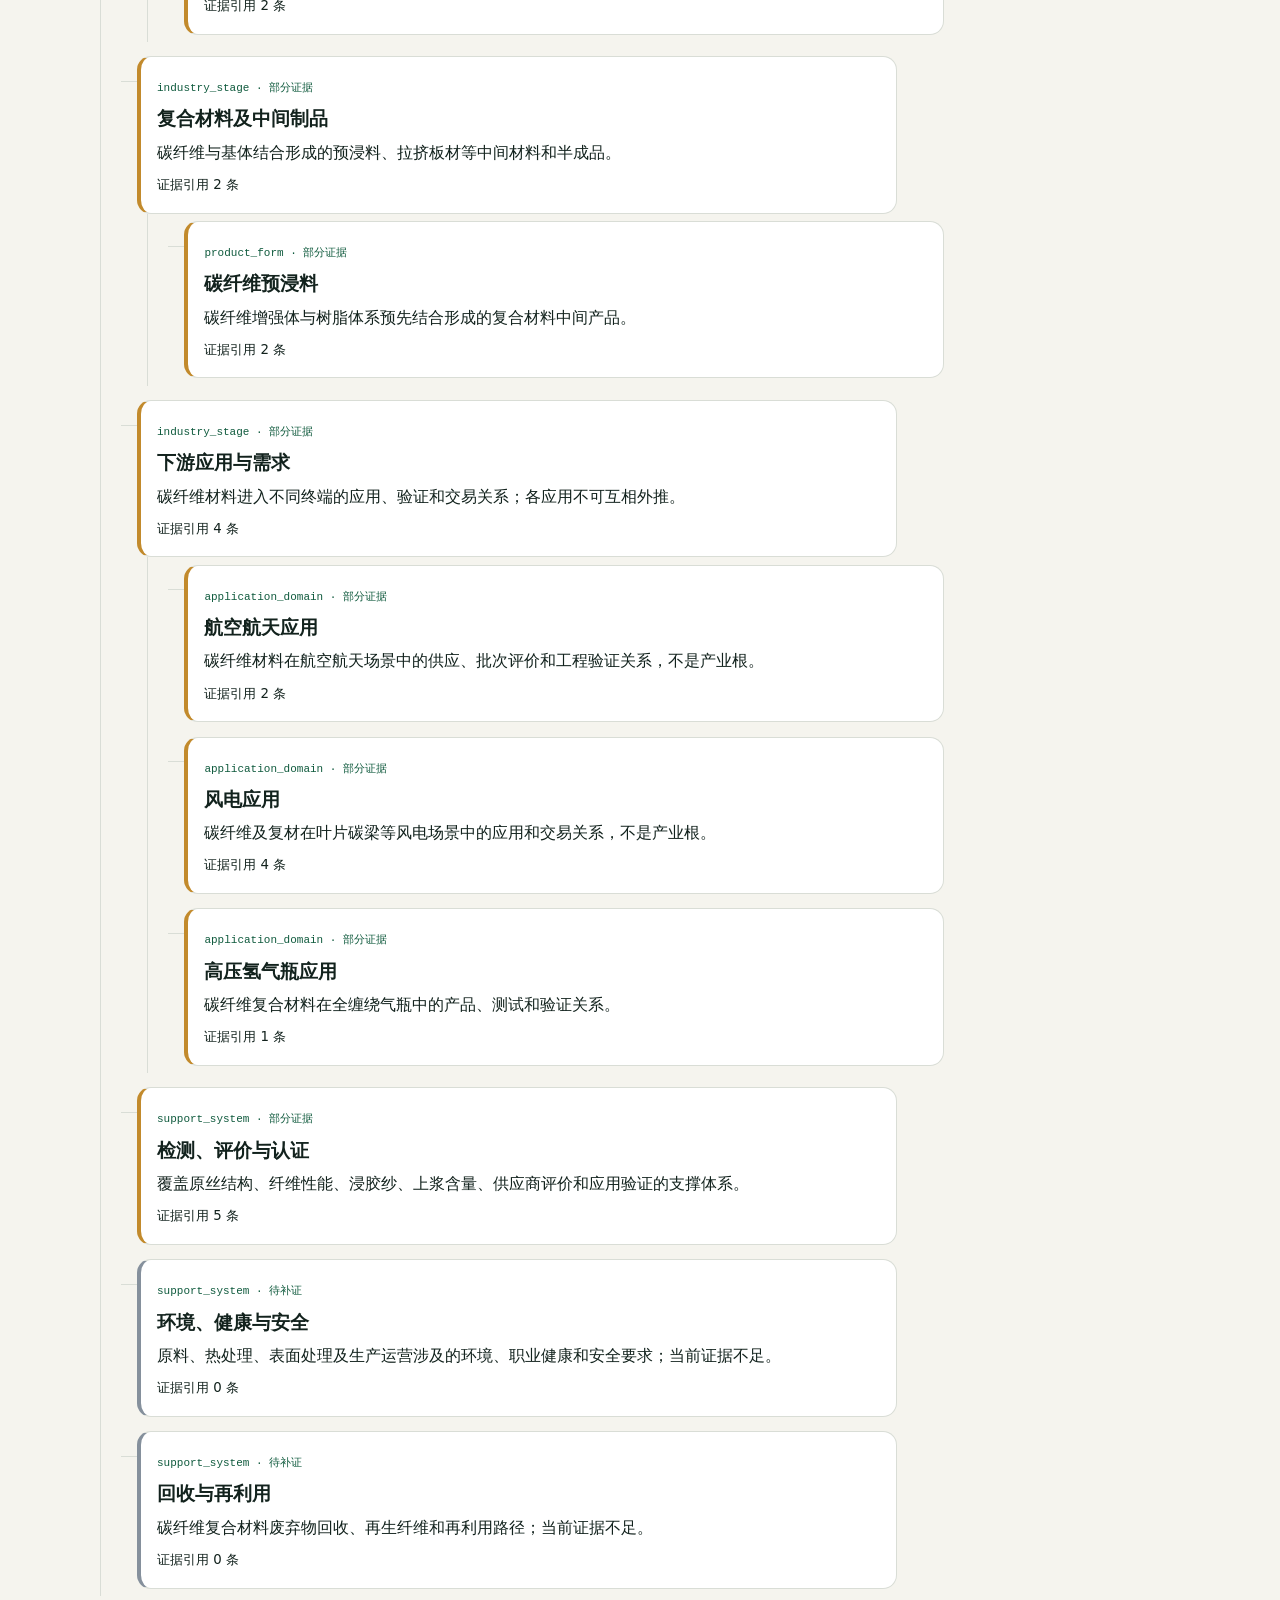
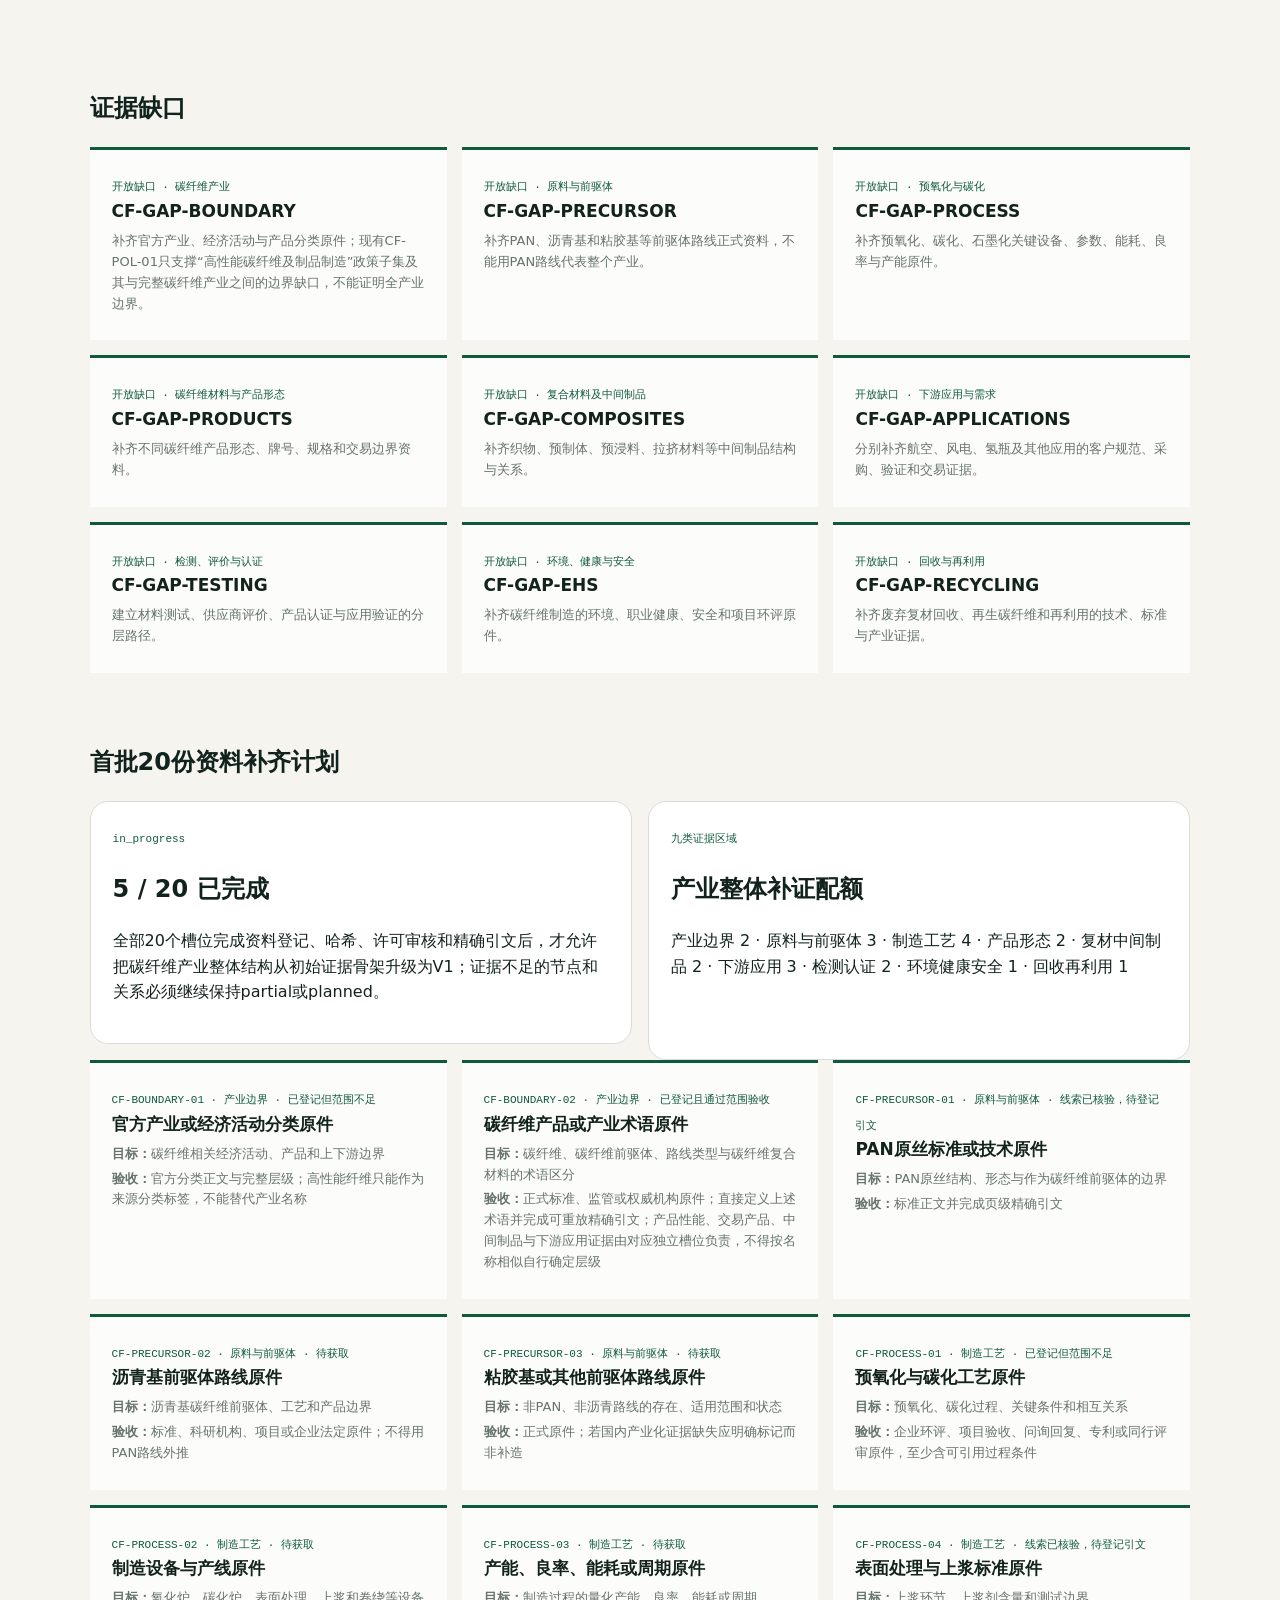
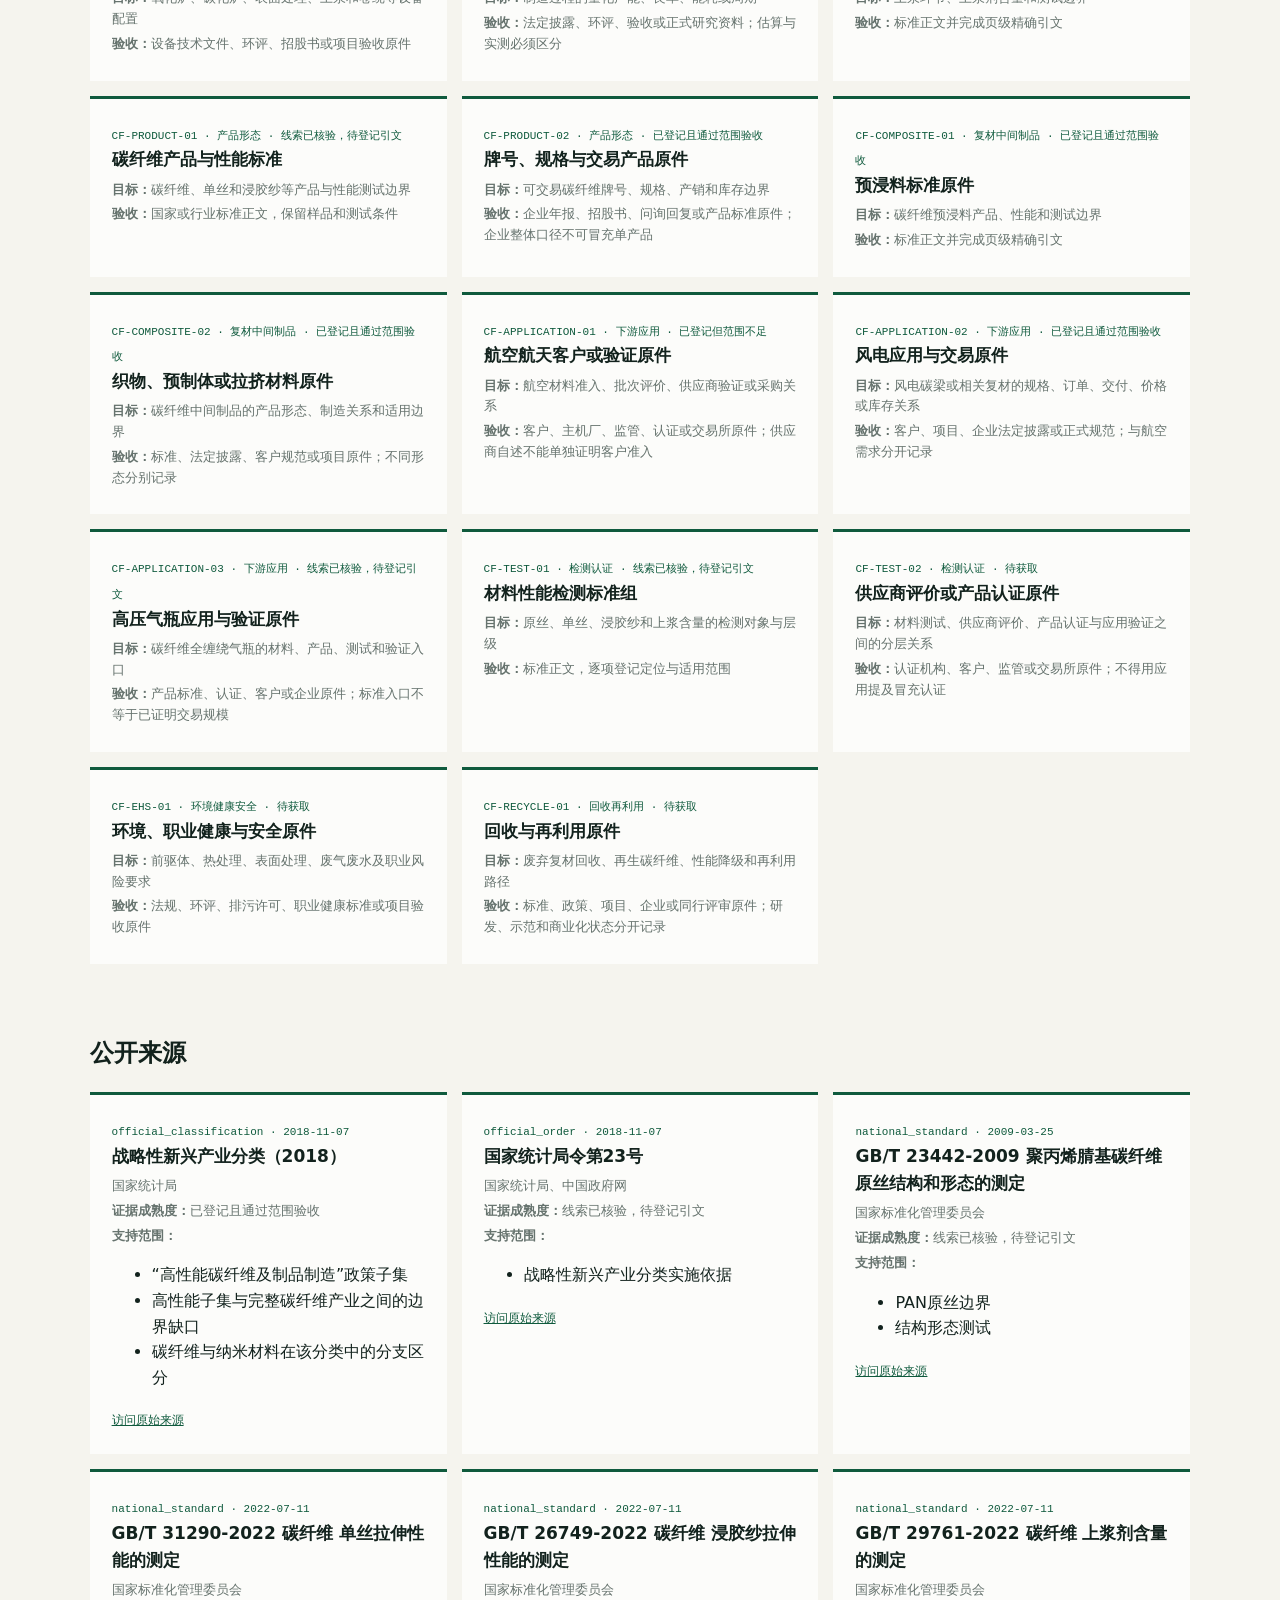
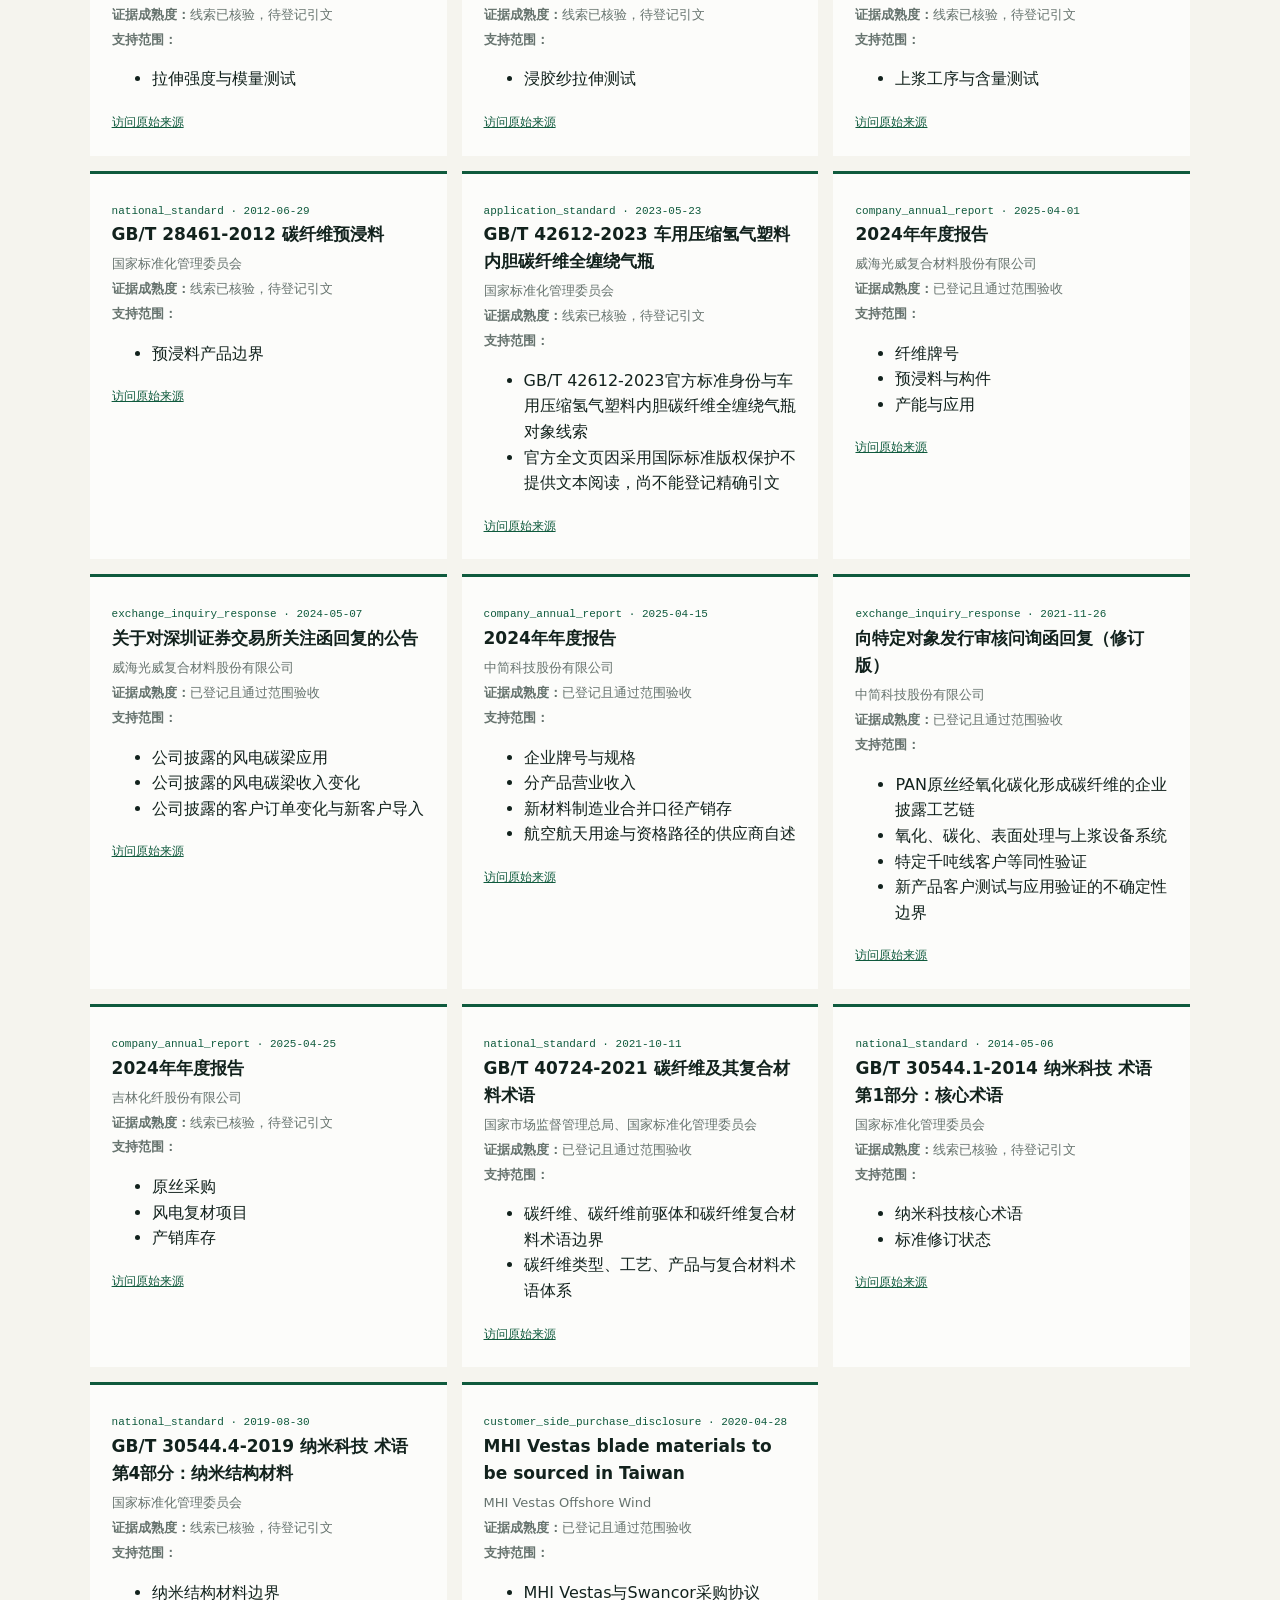
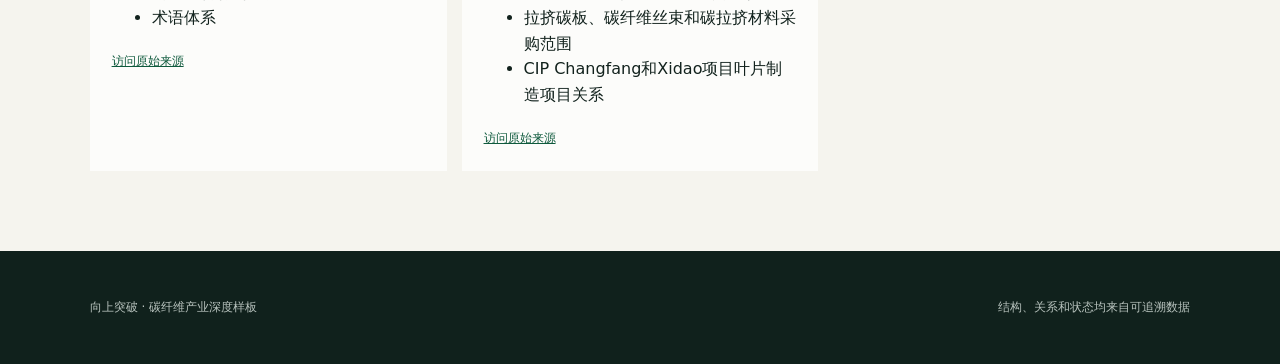
<file: pilot-selection.html>
<!doctype html>
<html lang="zh-CN"><head><meta charset="utf-8"><meta name="viewport" content="width=device-width,initial-scale=1,viewport-fit=cover"><meta name="description" content="碳纤维产业整体结构、分类维度、证据缺口与资料建设进度"><title>碳纤维产业结构与证据建设 · 向上突破</title><link rel="icon" href="favicon.svg" type="image/svg+xml"><link rel="stylesheet" href="styles.css"></head>
<body class="carbon-fiber-page"><header class="topbar"><a class="brand" href="index.html"><span class="brand-mark">↑</span><span><strong>向上突破</strong><small>硬科技深度样板</small></span></a><nav class="nav"><a href="index.html">产业分类首页</a><a href="knowledge-records.html">资料证据记录</a></nav></header>
<main><section class="section"><div class="section-heading"><div><p class="eyebrow">CARBON FIBER INDUSTRY</p><h1>碳纤维产业结构与证据建设</h1></div><p>产业主对象已经确定为“碳纤维产业”。高性能、PAN基、航空和风电分别属于来源标签、材料路线或应用维度；纳米材料属于按尺度划分的正交材料类别，不再作为并列产业候选。</p></div><div id="industryPanel" class="detail-grid"></div><h2 class="standards-heading">分类维度</h2><div id="dimensionGrid" class="system-grid"></div><h2 class="standards-heading">产业整体结构骨架</h2><div class="decision-card"><strong>可视化边界</strong><p>当前结构图由结构化节点与证据关系生成。标为“待补证”的环节只显示缺口，不把通用模板当作已证实产业事实；完成首批20份资料后升级为完整交互思维导图或鱼骨图。</p></div><div id="structureTree" class="industry-structure-tree"></div><h2 class="standards-heading">证据缺口</h2><div id="gapGrid" class="system-grid"></div><h2 class="standards-heading">首批20份资料补齐计划</h2><div id="sourceBatchSummary" class="detail-grid"></div><div id="sourceBatchGrid" class="system-grid"></div><h2 class="standards-heading">公开来源</h2><div id="sourceGrid" class="system-grid"></div></section></main>
<footer><p>向上突破 · 碳纤维产业深度样板</p><p>结构、关系和状态均来自可追溯数据</p></footer><script src="pilot-selection.js" defer></script></body></html>
</file>
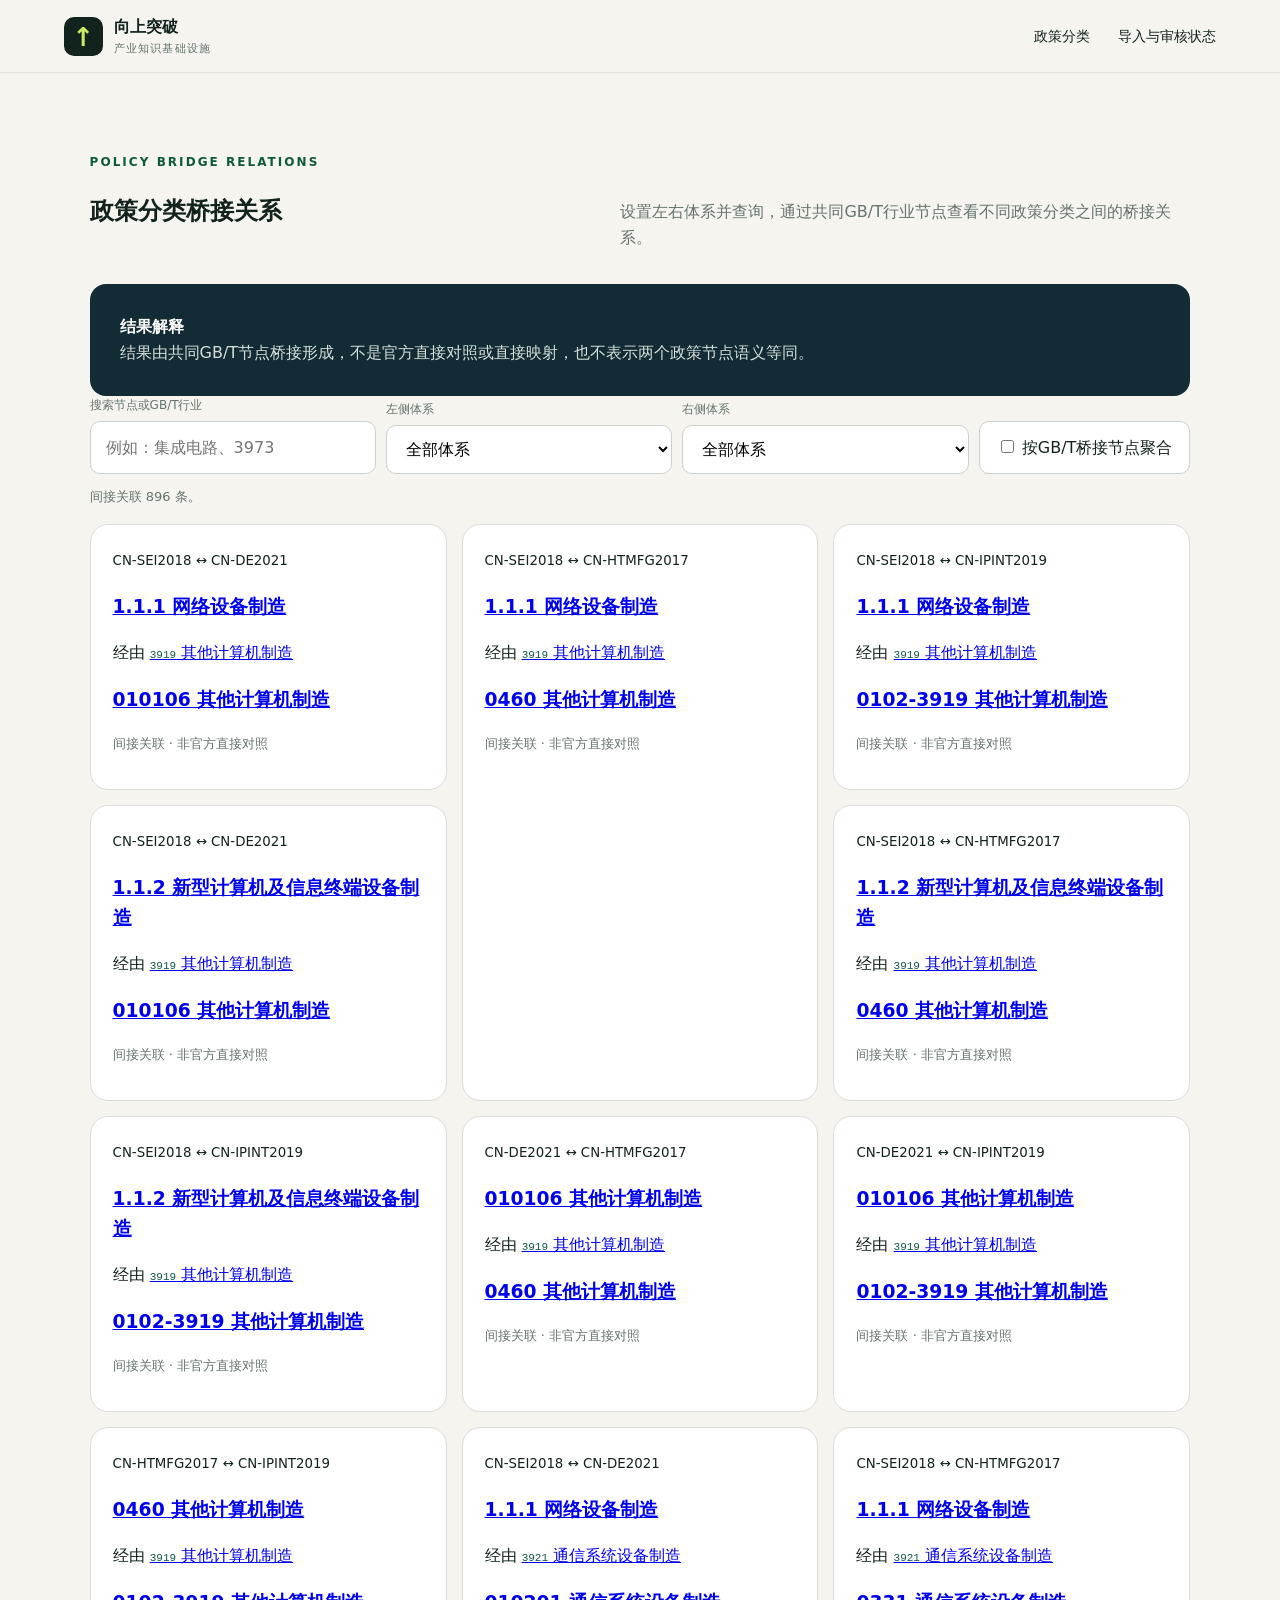
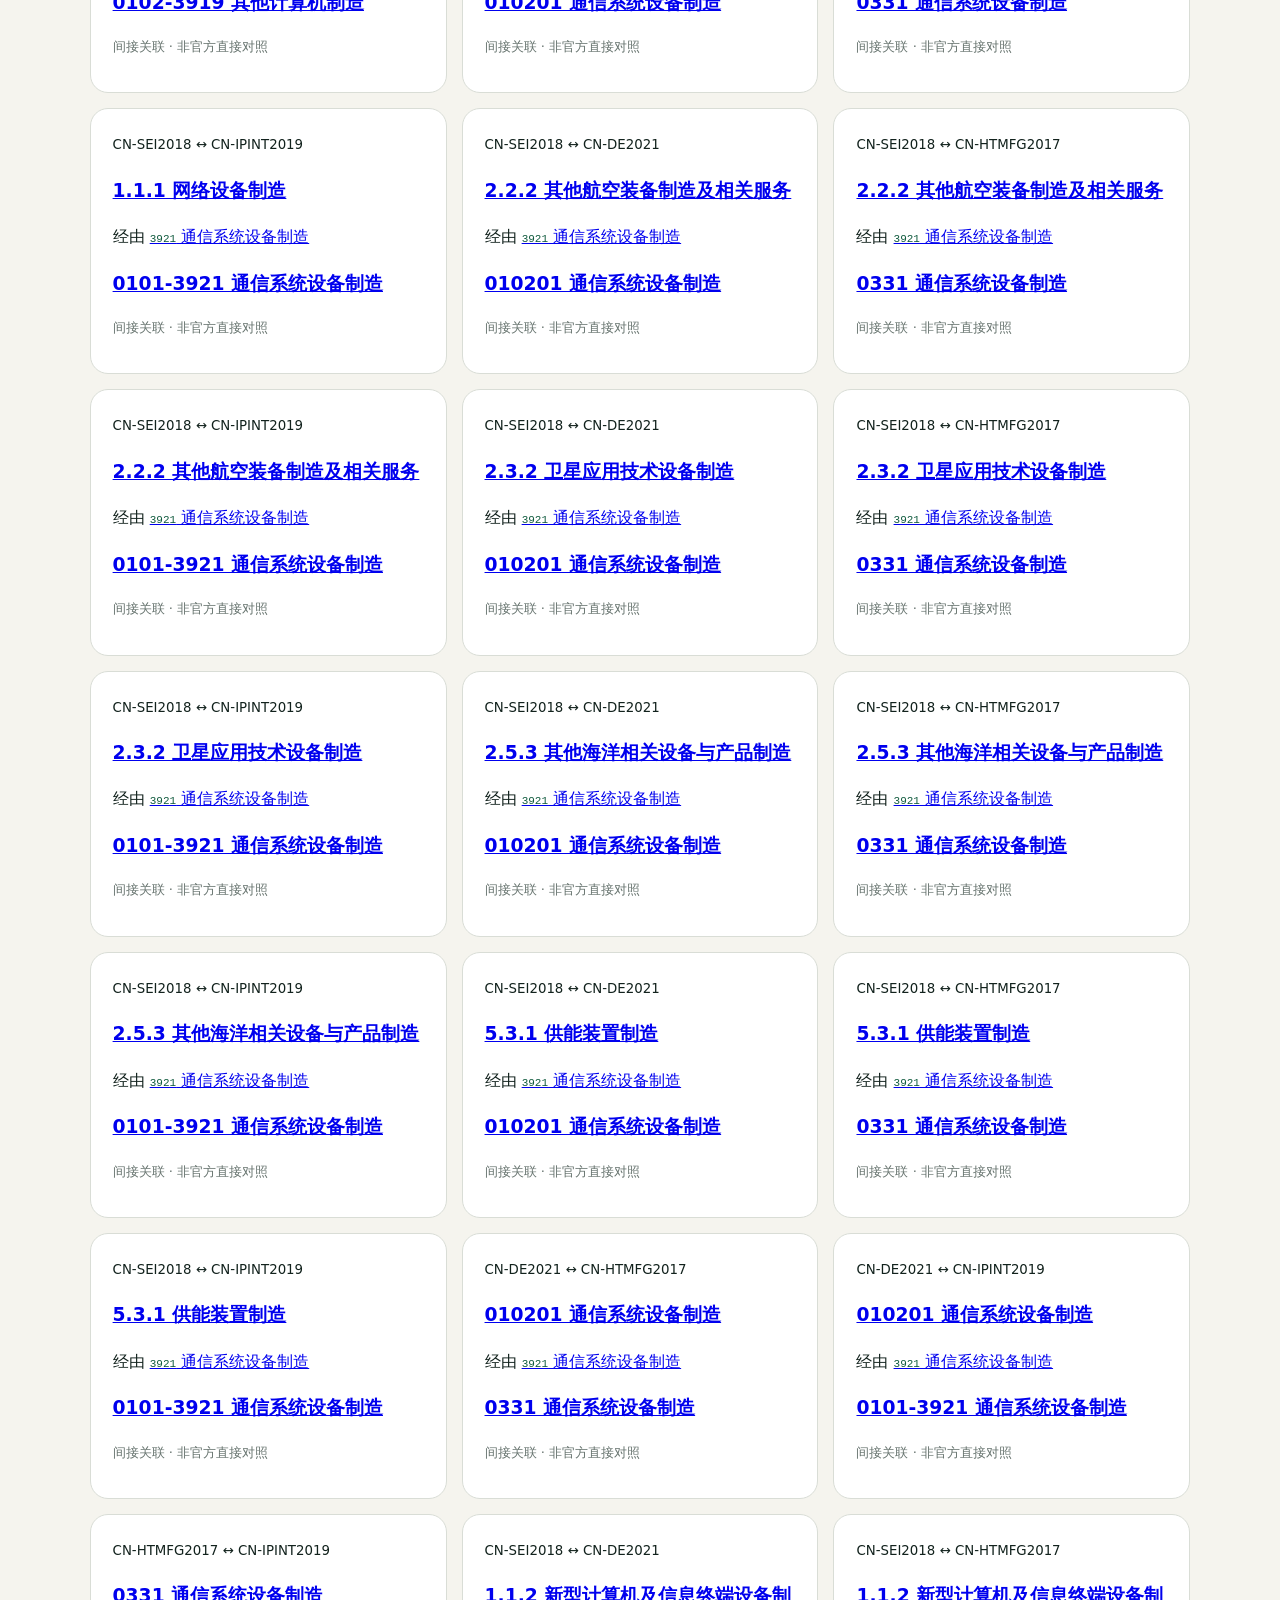
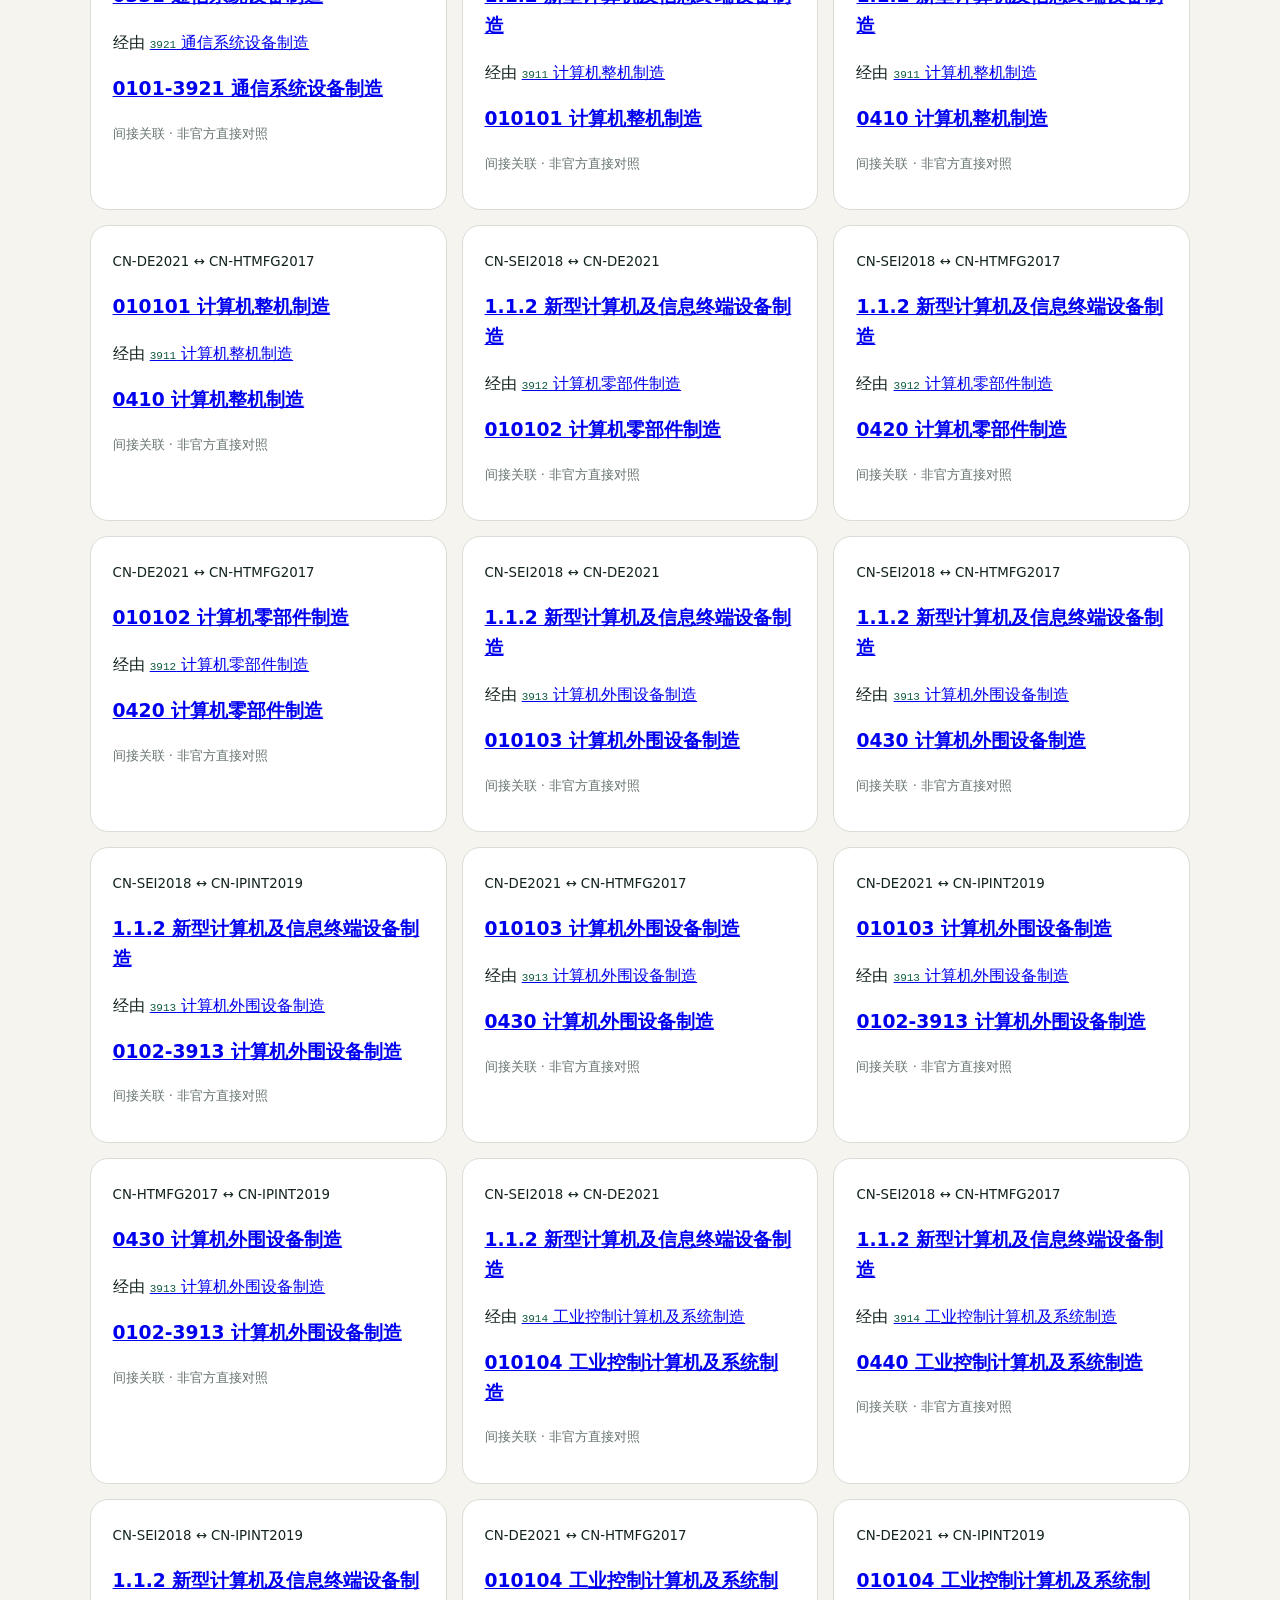
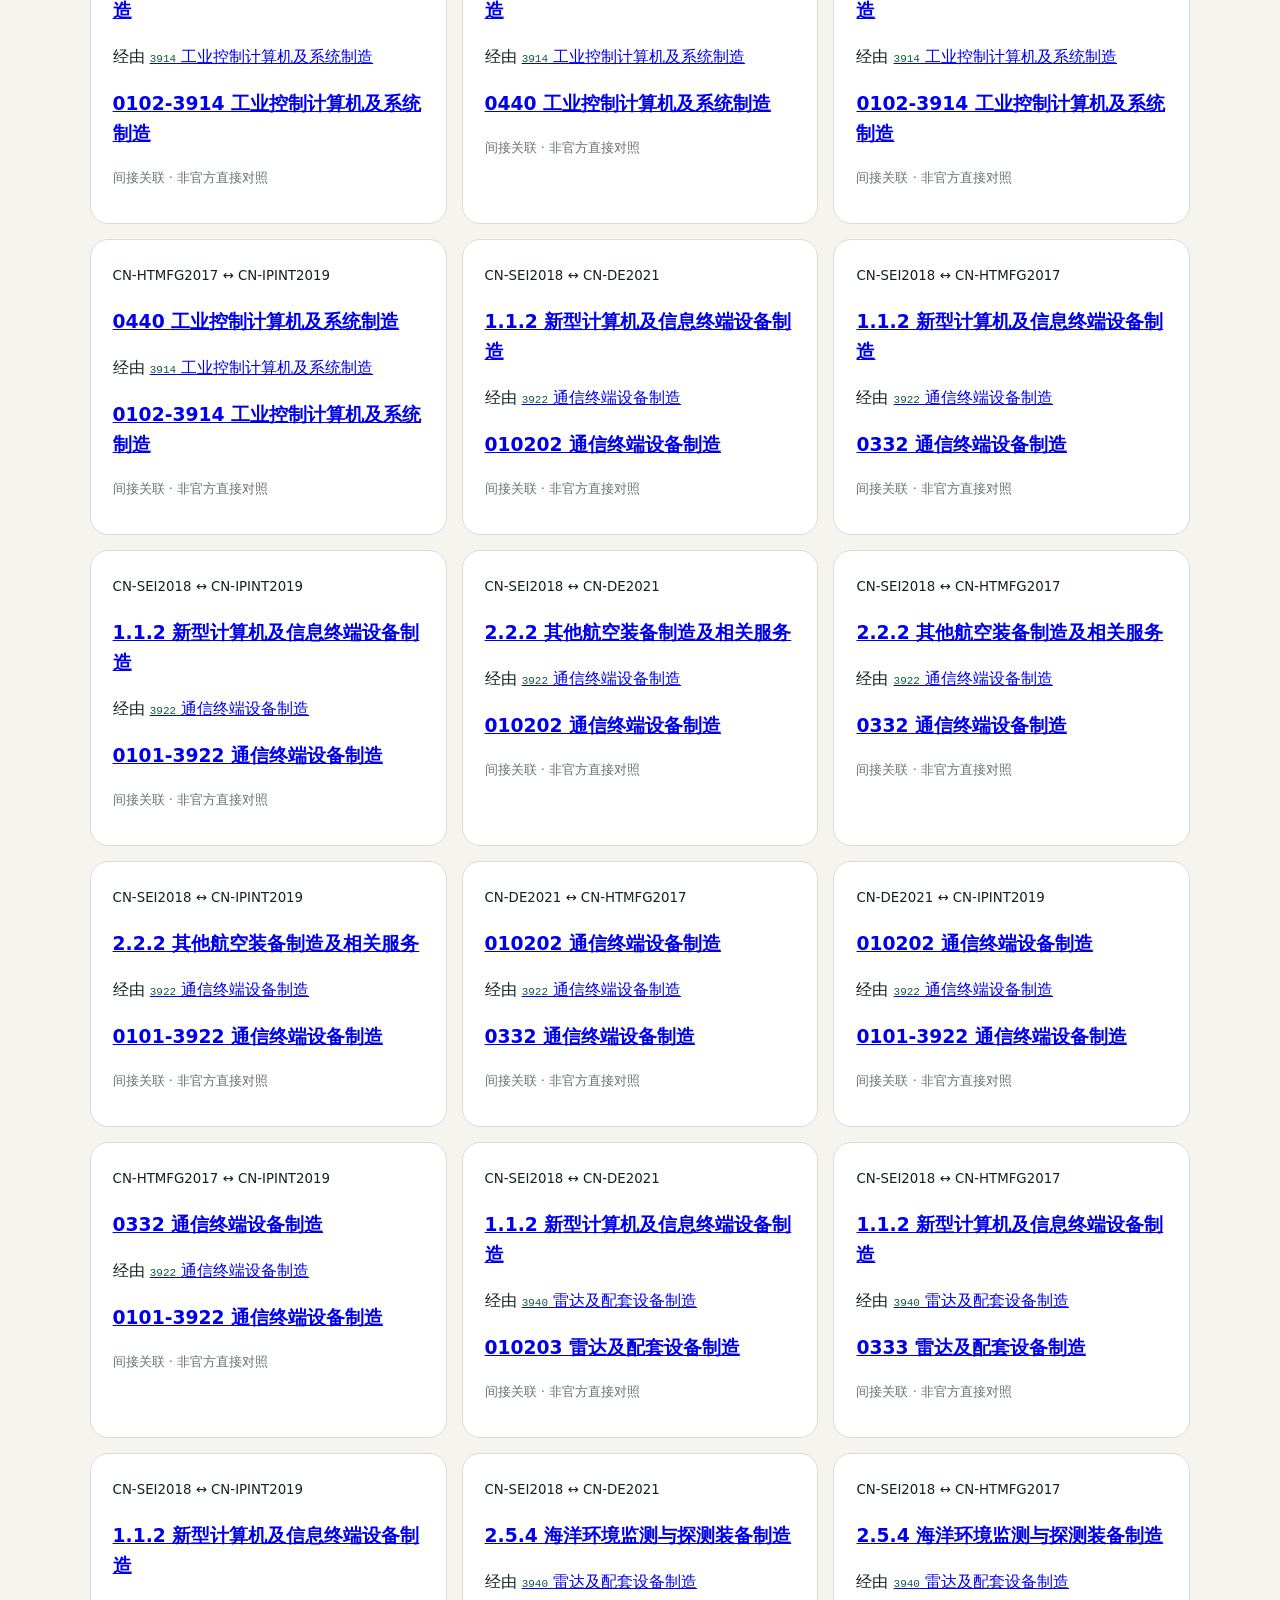
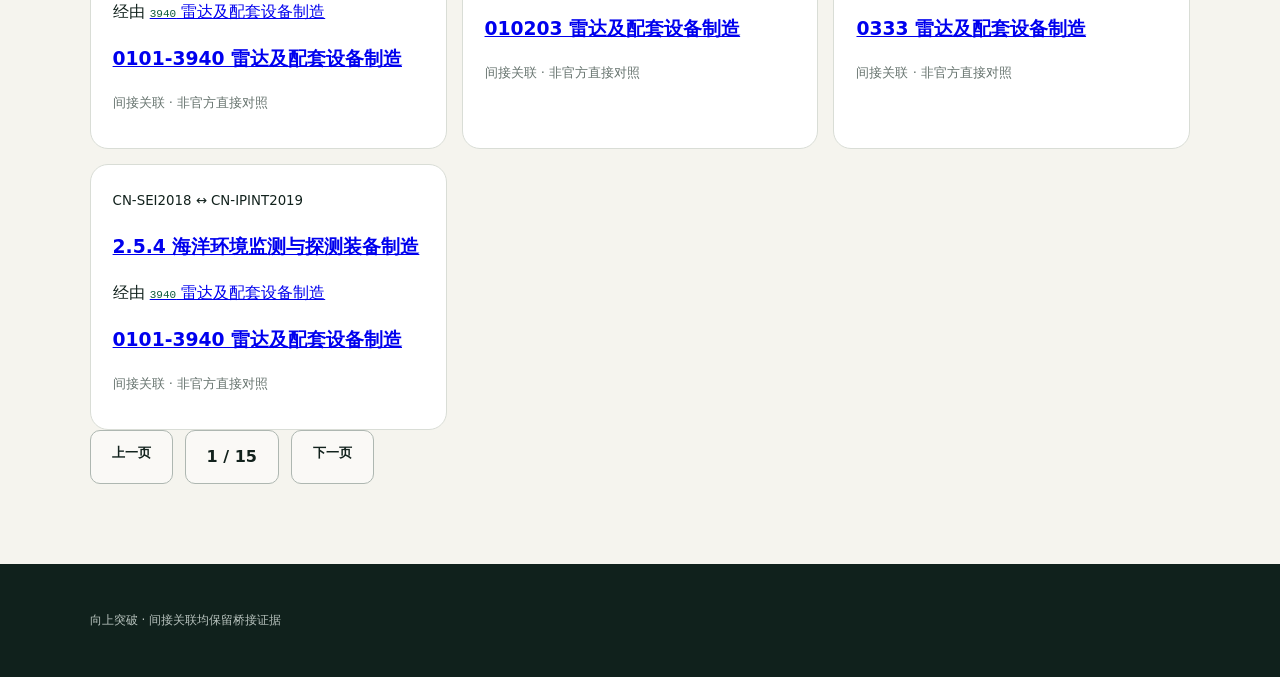
<file: policy-crosswalk.html>
<!doctype html><html lang="zh-CN"><head><meta charset="utf-8"><meta name="viewport" content="width=device-width,initial-scale=1"><title>政策分类桥接关系 · 向上突破</title><link rel="stylesheet" href="styles.css"></head><body><header class="topbar"><a class="brand" href="index.html"><span class="brand-mark">↑</span><span><strong>向上突破</strong><small>产业知识基础设施</small></span></a><nav class="nav"><a href="systems.html?family=policy">政策分类</a><a href="completeness.html">导入与审核状态</a></nav></header><main><section class="section"><div class="section-heading"><div><p class="eyebrow">POLICY BRIDGE RELATIONS</p><h1>政策分类桥接关系</h1></div><p>设置左右体系并查询，通过共同GB/T行业节点查看不同政策分类之间的桥接关系。</p></div><div class="decision-card"><strong>结果解释</strong><p>结果由共同GB/T节点桥接形成，不是官方直接对照或直接映射，也不表示两个政策节点语义等同。</p></div><div class="toolbar"><label class="search"><span>搜索节点或GB/T行业</span><input id="crosswalkSearch" type="search" placeholder="例如：集成电路、3973"></label><label class="search"><span>左侧体系</span><select id="leftSystemFilter"></select></label><label class="search"><span>右侧体系</span><select id="rightSystemFilter"></select></label><label class="chip"><input id="groupByBridge" type="checkbox"> 按GB/T桥接节点聚合</label></div><p id="crosswalkSummary" class="result-summary"></p><div id="crosswalkGrid" class="system-grid"></div><div class="hero-actions"><button id="prevPage" class="button secondary">上一页</button><span id="pageStatus" class="button secondary"></span><button id="nextPage" class="button secondary">下一页</button></div></section></main><footer><p>向上突破 · 间接关联均保留桥接证据</p></footer><script src="policy-crosswalk.js" defer></script></body></html>
</file>
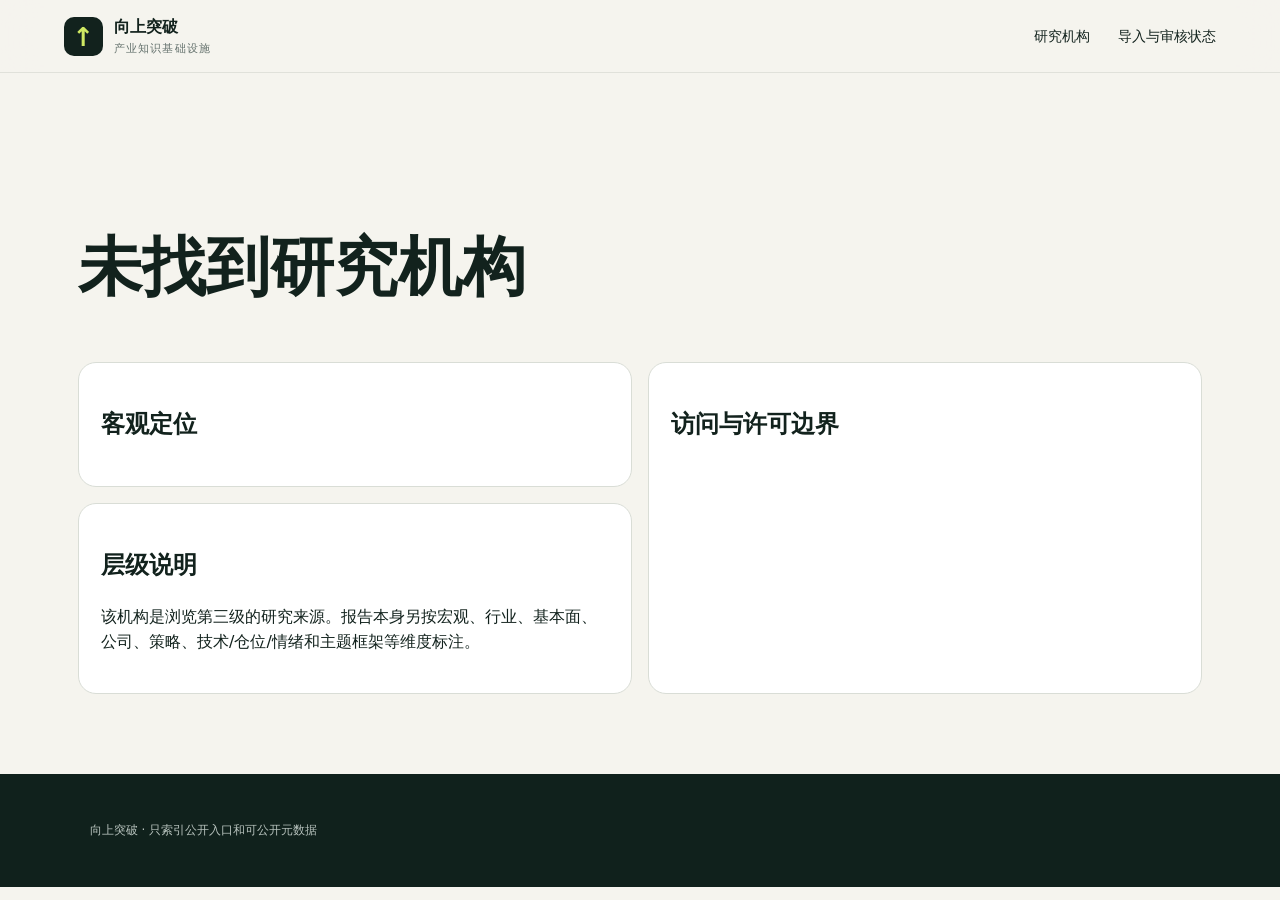
<file: research-institution.html>
<!doctype html><html lang="zh-CN"><head><meta charset="utf-8"><meta name="viewport" content="width=device-width,initial-scale=1"><title>研究机构 · 向上突破</title><link rel="stylesheet" href="styles.css"></head><body><header class="topbar"><a class="brand" href="index.html"><span class="brand-mark">↑</span><span><strong>向上突破</strong><small>产业知识基础设施</small></span></a><nav class="nav"><a href="systems.html?family=research">研究机构</a><a href="completeness.html">导入与审核状态</a></nav></header><main class="detail-page"><section class="detail-hero"><p class="eyebrow" id="institutionCode"></p><h1 id="institutionTitle">研究机构</h1><p id="verifiedScope"></p></section><section class="detail-grid"><article class="detail-card"><h2>客观定位</h2><p id="editorialFocus"></p><p id="entityType"></p></article><article class="detail-card"><h2>访问与许可边界</h2><p id="accessModel"></p><p id="licenseNotes"></p><a id="officialLink" class="button primary" target="_blank" rel="noopener">访问官方入口</a></article><article class="detail-card"><h2>层级说明</h2><p>该机构是浏览第三级的研究来源。报告本身另按宏观、行业、基本面、公司、策略、技术/仓位/情绪和主题框架等维度标注。</p></article></section></main><footer><p>向上突破 · 只索引公开入口和可公开元数据</p></footer><script src="research-institution.js" defer></script></body></html>
</file>
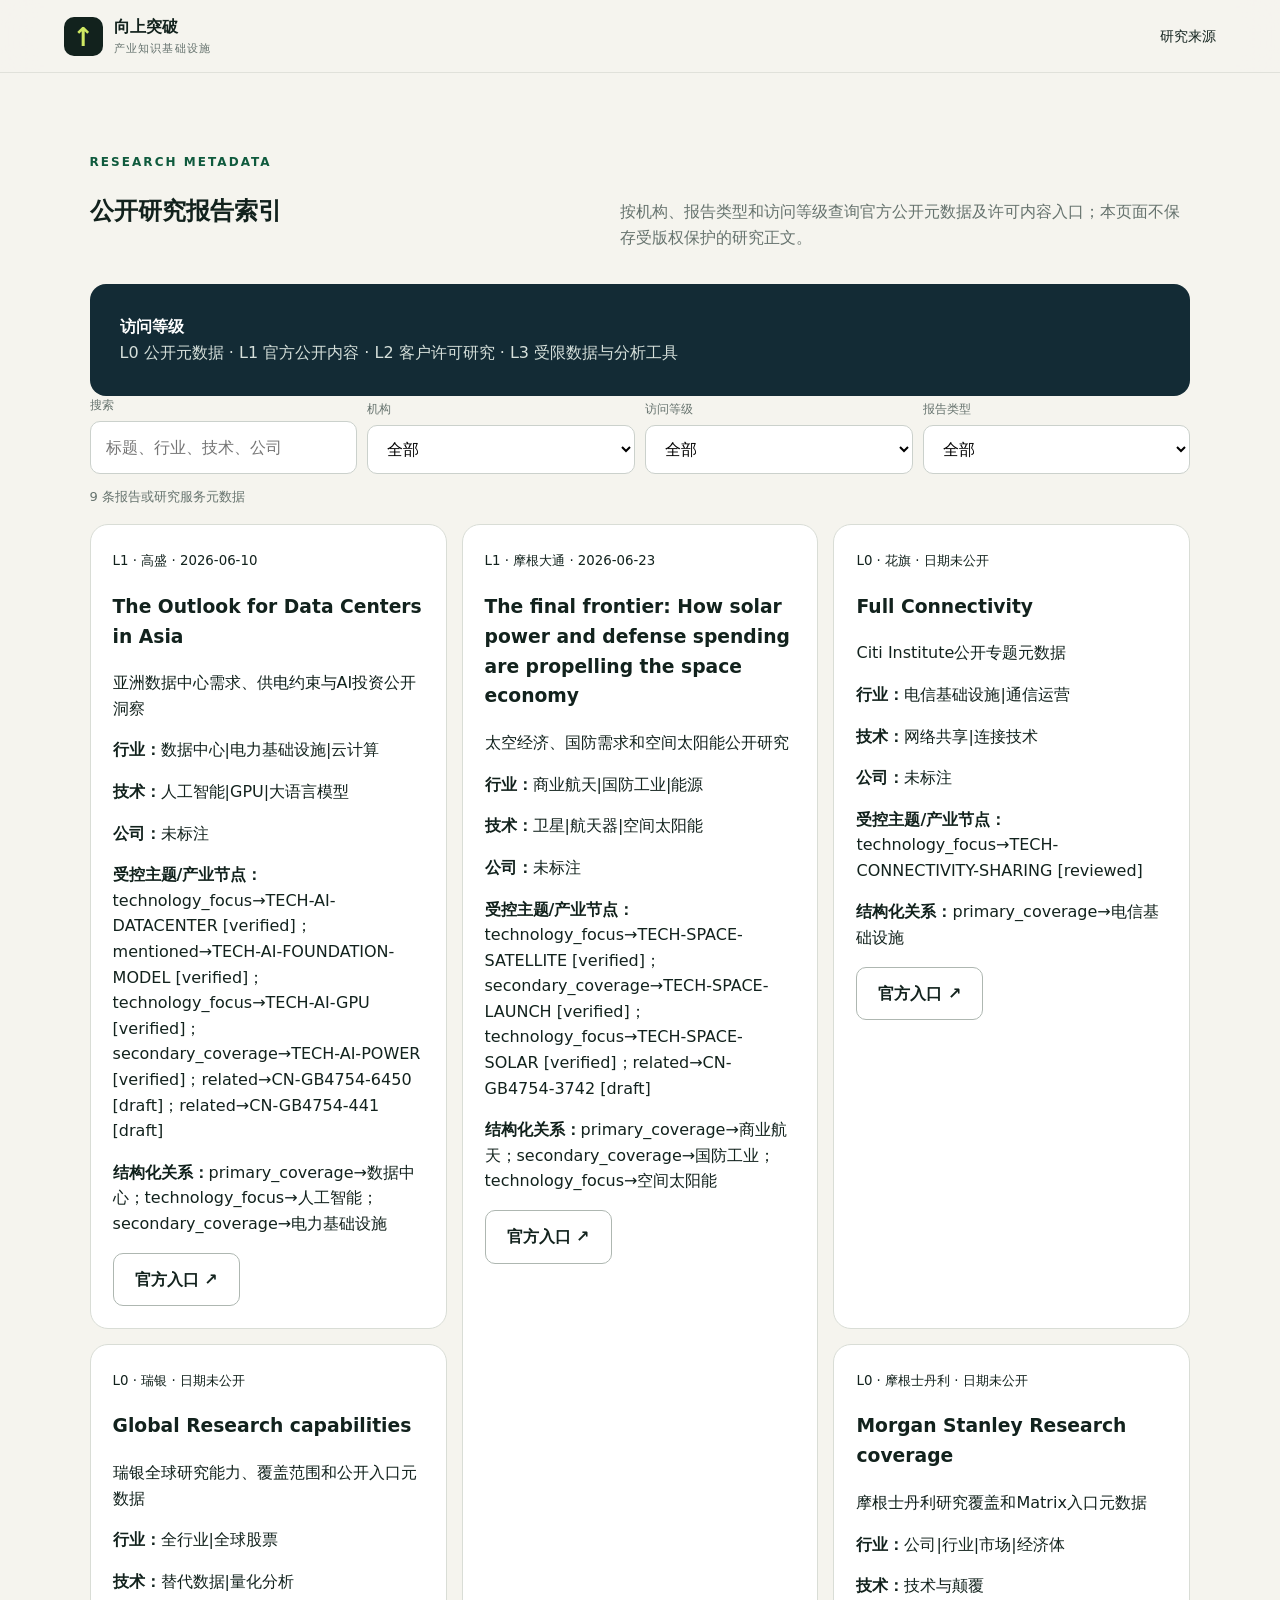
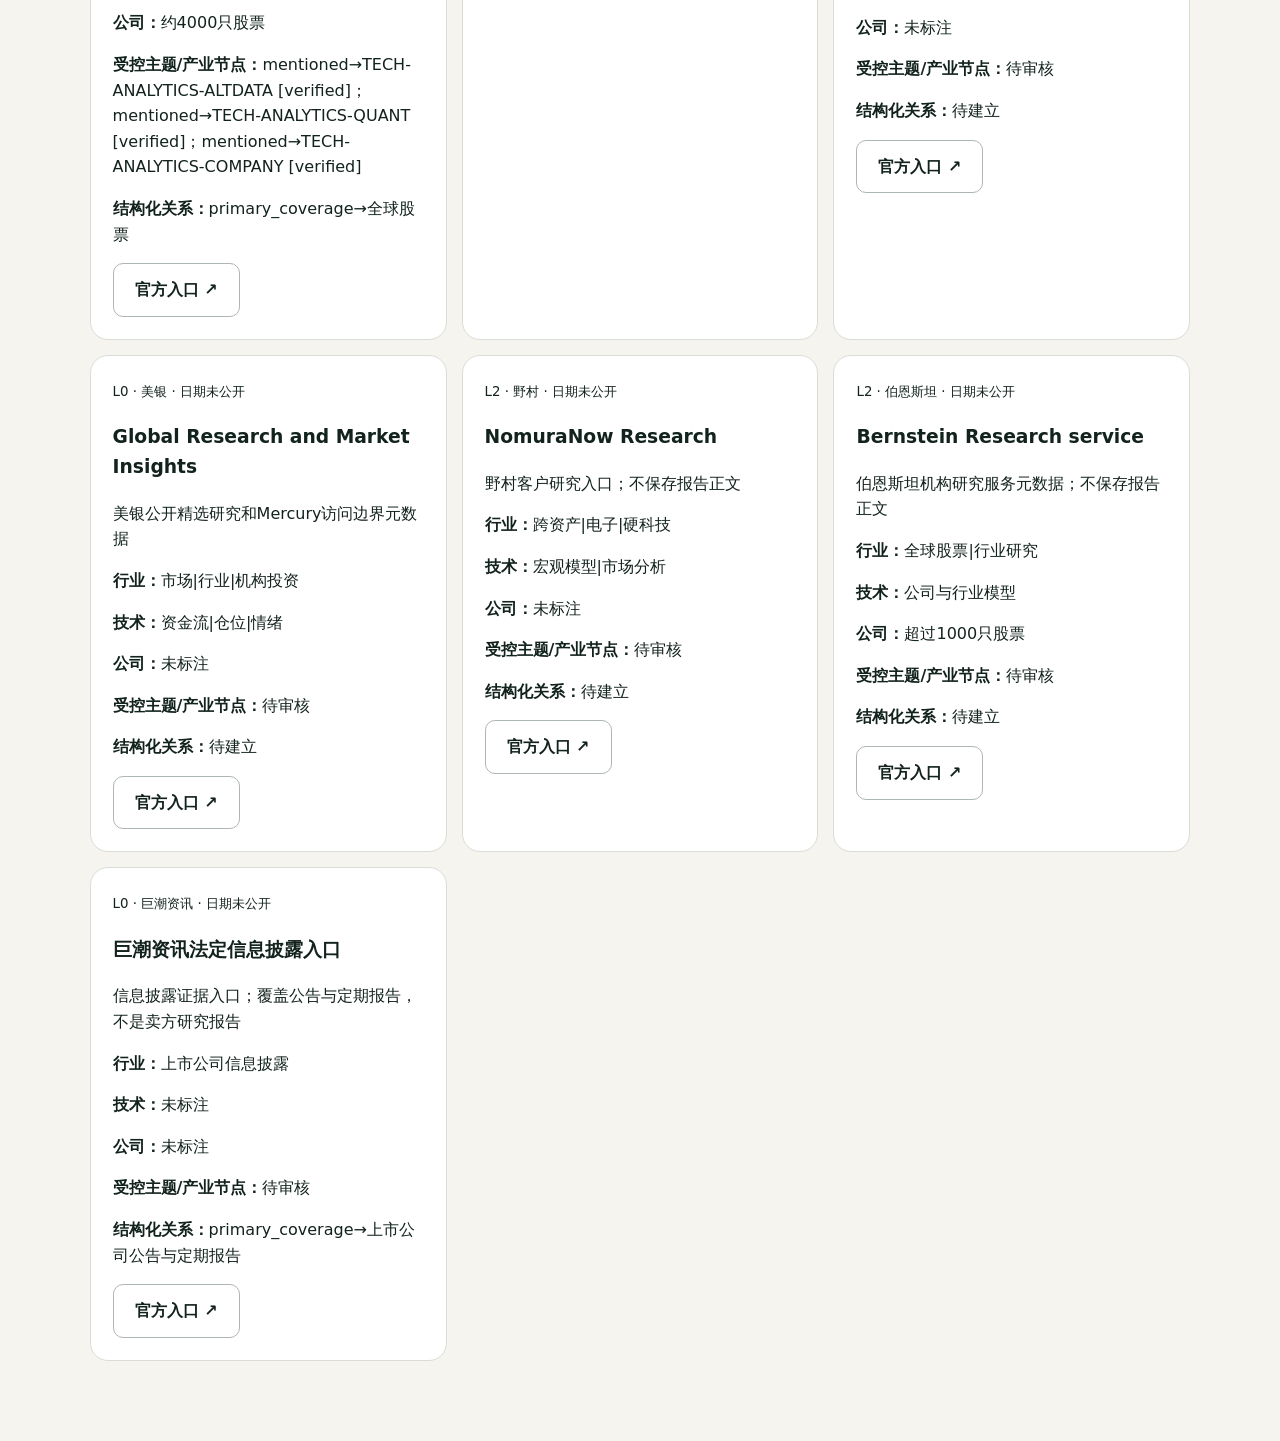
<file: research-reports.html>
<!doctype html><html lang="zh-CN"><head><meta charset="utf-8"><meta name="viewport" content="width=device-width,initial-scale=1"><title>公开研究报告索引 · 向上突破</title><link rel="stylesheet" href="styles.css"></head><body><header class="topbar"><a class="brand" href="index.html"><span class="brand-mark">↑</span><span><strong>向上突破</strong><small>产业知识基础设施</small></span></a><nav class="nav"><a href="systems.html?family=research">研究来源</a></nav></header><main><section class="section"><div class="section-heading"><div><p class="eyebrow">RESEARCH METADATA</p><h1>公开研究报告索引</h1></div><p>按机构、报告类型和访问等级查询官方公开元数据及许可内容入口；本页面不保存受版权保护的研究正文。</p></div><div class="decision-card"><strong>访问等级</strong><p>L0 公开元数据 · L1 官方公开内容 · L2 客户许可研究 · L3 受限数据与分析工具</p></div><div class="toolbar"><label class="search"><span>搜索</span><input id="reportSearch" type="search" placeholder="标题、行业、技术、公司"></label><label class="search"><span>机构</span><select id="institutionFilter"></select></label><label class="search"><span>访问等级</span><select id="accessFilter"><option value="">全部</option><option>L0</option><option>L1</option><option>L2</option><option>L3</option></select></label><label class="search"><span>报告类型</span><select id="typeFilter"></select></label></div><p id="reportSummary" class="result-summary"></p><div id="reportGrid" class="system-grid"></div></section></main><script src="research-reports.js" defer></script></body></html>
</file>
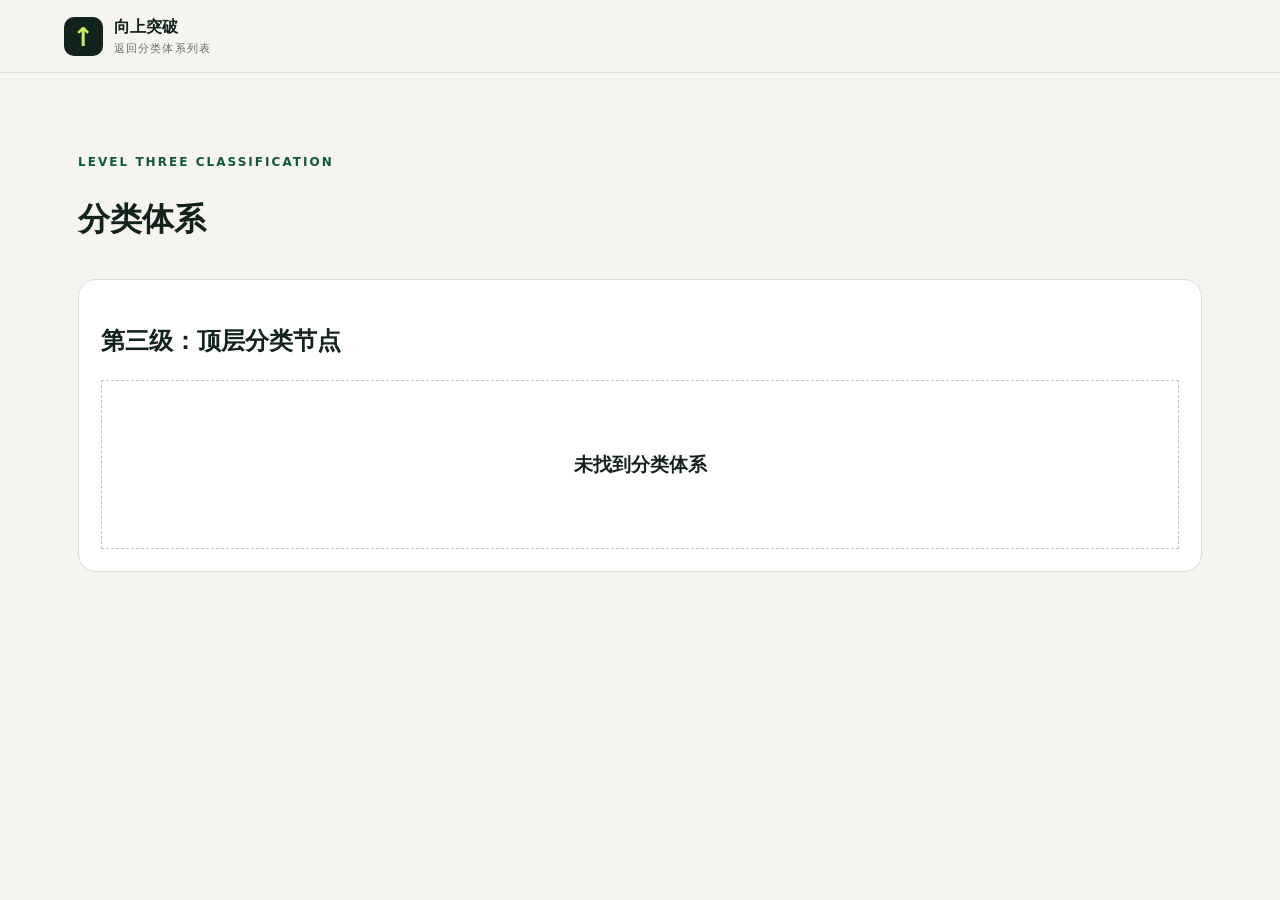
<file: system.html>
<!doctype html><html lang="zh-CN"><head><meta charset="utf-8"><meta name="viewport" content="width=device-width,initial-scale=1"><title>分类体系节点 · 向上突破</title><link rel="stylesheet" href="styles.css"></head><body><header class="topbar"><a class="brand" href="index.html"><span class="brand-mark">↑</span><span><strong>向上突破</strong><small>返回分类体系列表</small></span></a></header><main class="detail-page"><p class="eyebrow">LEVEL THREE CLASSIFICATION</p><h1 id="systemTitle">分类体系</h1><p id="systemMeta" class="lead"></p><section class="detail-card"><h2>第三级：顶层分类节点</h2><p id="systemStatus"></p><div id="systemRoots" class="system-grid"></div></section></main><script src="system.js" defer></script></body></html>
</file>
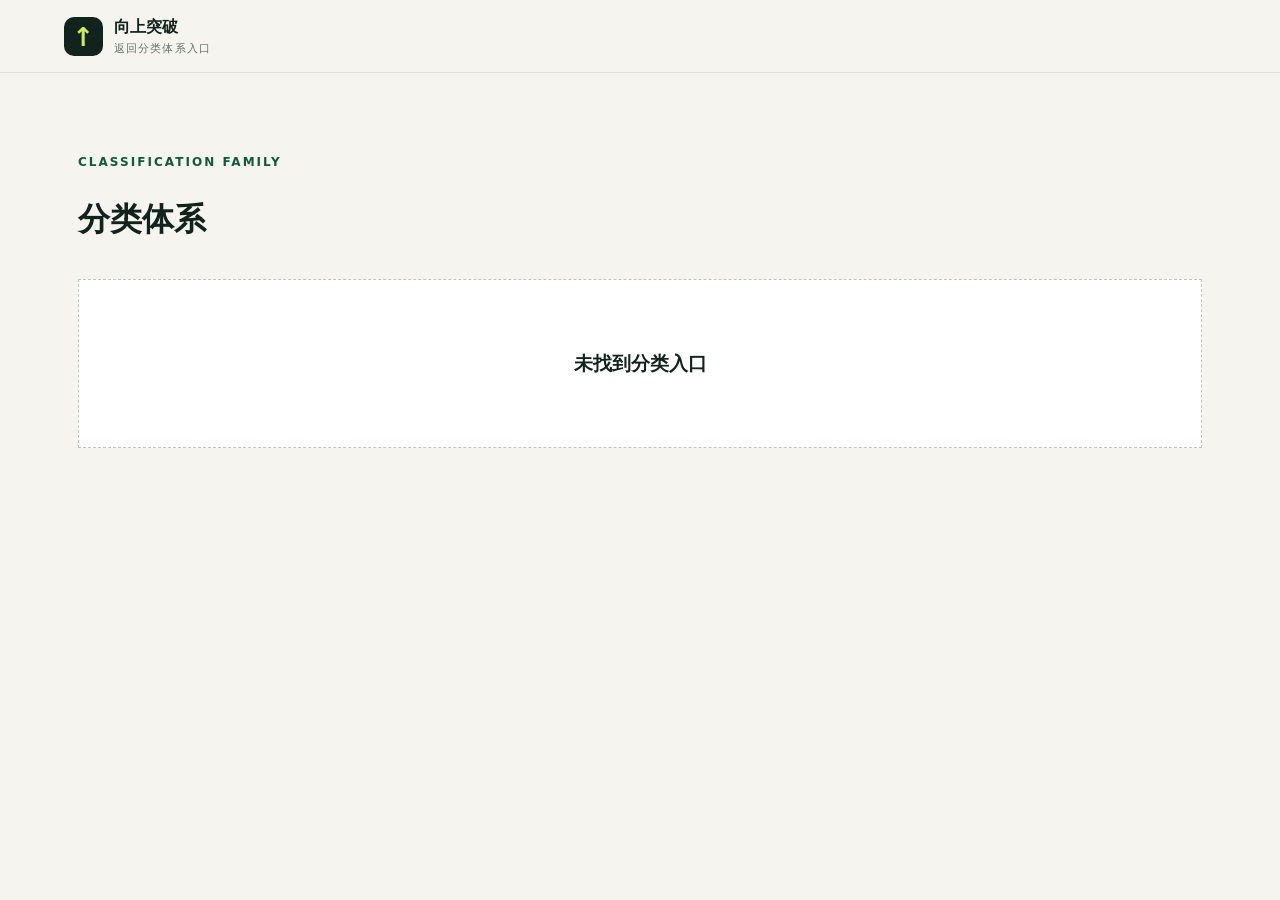
<file: systems.html>
<!doctype html><html lang="zh-CN"><head><meta charset="utf-8"><meta name="viewport" content="width=device-width,initial-scale=1"><title>分类体系 · 向上突破</title><link rel="stylesheet" href="styles.css"></head><body><header class="topbar"><a class="brand" href="index.html"><span class="brand-mark">↑</span><span><strong>向上突破</strong><small>返回分类体系入口</small></span></a></header><main class="detail-page"><p class="eyebrow">CLASSIFICATION FAMILY</p><h1 id="familyTitle">分类体系</h1><p id="familyDescription" class="lead"></p><div id="familySystems"></div></main><script src="systems.js" defer></script></body></html>
</file>
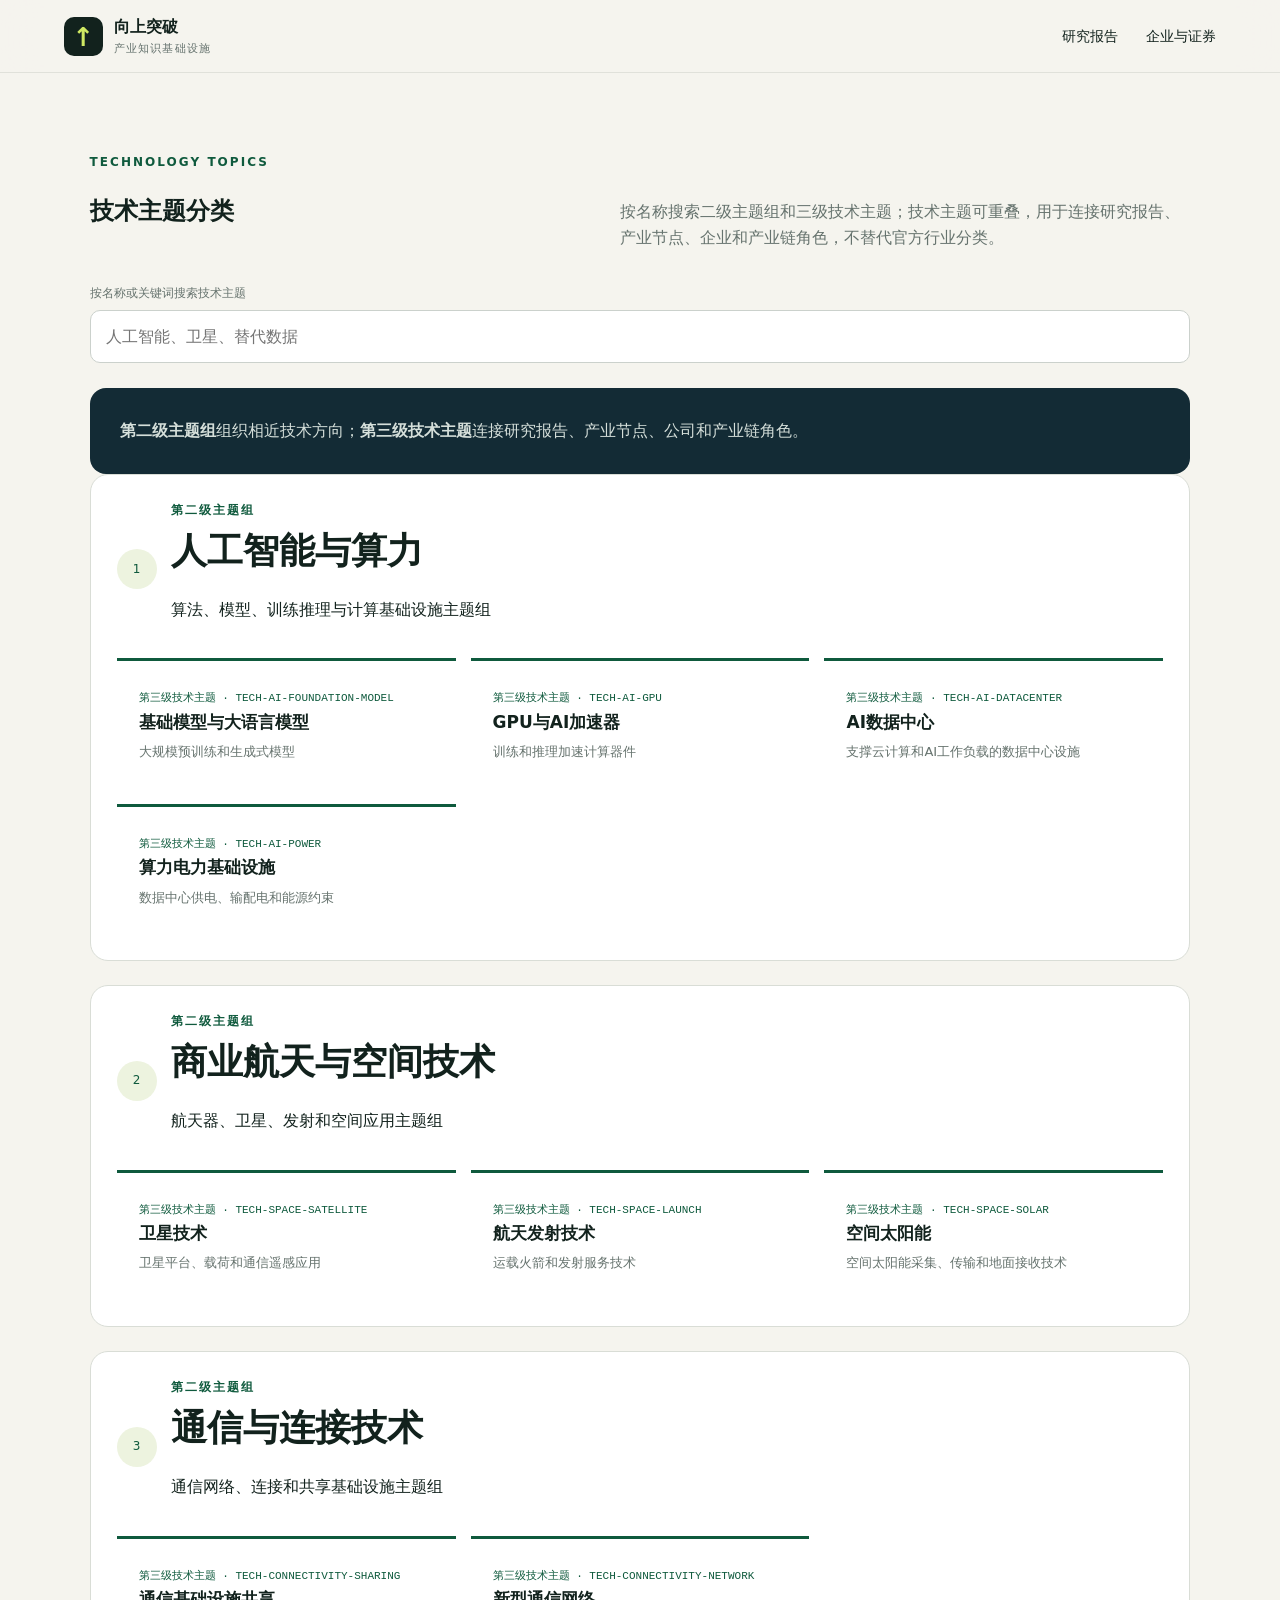
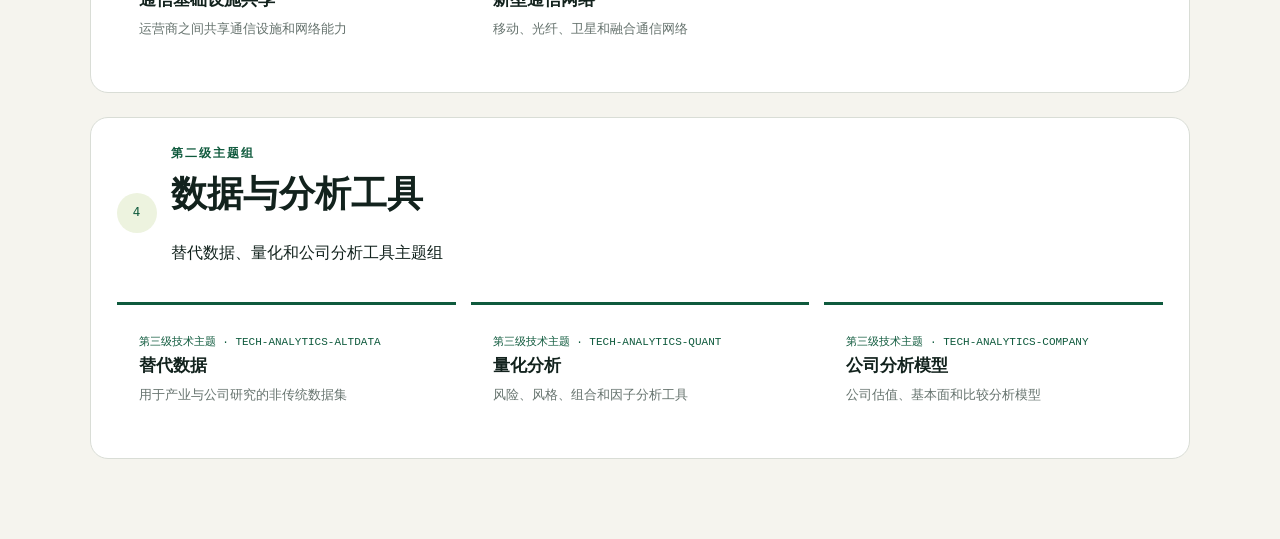
<file: technology-topics.html>
<!doctype html><html lang="zh-CN"><head><meta charset="utf-8"><meta name="viewport" content="width=device-width,initial-scale=1"><title>技术主题 · 向上突破</title><link rel="stylesheet" href="styles.css"></head><body><header class="topbar"><a class="brand" href="index.html"><span class="brand-mark">↑</span><span><strong>向上突破</strong><small>产业知识基础设施</small></span></a><nav class="nav"><a href="research-reports.html">研究报告</a><a href="entities.html">企业与证券</a></nav></header><main><section class="section"><div class="section-heading"><div><p class="eyebrow">TECHNOLOGY TOPICS</p><h1>技术主题分类</h1></div><p>按名称搜索二级主题组和三级技术主题；技术主题可重叠，用于连接研究报告、产业节点、企业和产业链角色，不替代官方行业分类。</p></div><label class="search"><span>按名称或关键词搜索技术主题</span><input id="topicSearch" type="search" placeholder="人工智能、卫星、替代数据"></label><div class="decision-card"><p><strong>第二级主题组</strong>组织相近技术方向；<strong>第三级技术主题</strong>连接研究报告、产业节点、公司和产业链角色。</p></div><div id="technologyTopicGroups" class="policy-levels"></div></section></main><script src="technology-topics.js" defer></script></body></html>
</file>
<file: styles.css>
:root{--ink:#12221d;--muted:#66736e;--paper:#f5f4ee;--surface:#fff;--line:#d9ddd6;--green:#0f5a3d;--lime:#cfe963;--navy:#132b35;--shadow:0 18px 55px rgba(20,43,35,.09)}[hidden]{display:none!important}*{box-sizing:border-box}html{scroll-behavior:smooth}body{margin:0;background:var(--paper);color:var(--ink);font-family:Inter,"Noto Sans SC","PingFang SC","Microsoft YaHei",system-ui,sans-serif;line-height:1.6}.topbar{position:relative;top:0;z-index:20;display:flex;align-items:center;justify-content:space-between;padding:14px clamp(18px,5vw,72px);background:rgba(245,244,238,.92);backdrop-filter:blur(18px);border-bottom:1px solid rgba(18,34,29,.09)}.brand{display:flex;align-items:center;gap:11px;min-height:44px;color:inherit;text-decoration:none}.brand-mark{display:grid;place-items:center;width:39px;height:39px;border-radius:10px;background:var(--ink);color:var(--lime);font-size:26px;font-weight:800}.brand strong,.brand small{display:block}.brand small{font-size:11px;letter-spacing:.1em;color:var(--muted)}.nav{display:flex;gap:28px}.nav a{color:var(--ink);text-decoration:none;font-size:14px}.menu-button{display:none;min-width:48px;min-height:44px;border:1px solid var(--line);background:var(--surface);padding:8px 13px;border-radius:9px}.hero{min-height:620px;display:grid;grid-template-columns:minmax(0,1.5fr) minmax(280px,.65fr);gap:clamp(30px,7vw,110px);align-items:center;padding:80px clamp(20px,7vw,110px);background:radial-gradient(circle at 75% 22%,rgba(207,233,99,.35),transparent 26%),linear-gradient(135deg,#f8f7f1,#eeefe7)}.eyebrow{font-size:12px;font-weight:800;letter-spacing:.17em;color:var(--green);margin:0 0 15px}.hero h1{font-family:Georgia,"Noto Serif SC",serif;font-size:clamp(40px,5.2vw,72px);line-height:1.1;letter-spacing:-.035em;margin:0;max-width:980px}.title-line{display:block;text-wrap:balance}.hero h1 .accent{color:var(--green)}.lead{max-width:720px;color:#53625c;font-size:clamp(17px,2vw,21px);margin:28px 0 34px}.hero-actions{display:flex;gap:12px;flex-wrap:wrap}.button{display:inline-flex;padding:13px 21px;border-radius:10px;text-decoration:none;font-weight:700}.primary{background:var(--ink);color:#fff}.secondary{border:1px solid #aeb7b1;color:var(--ink);background:rgba(255,255,255,.45)}.hero-panel{position:relative;background:var(--navy);color:white;border-radius:2px 30px 2px 30px;padding:35px;box-shadow:var(--shadow);overflow:hidden}.hero-panel:after{content:"";position:absolute;width:170px;height:170px;border:1px solid rgba(207,233,99,.25);border-radius:50%;right:-60px;bottom:-70px}.hero-panel p{color:var(--lime);font-size:12px;letter-spacing:.13em}.hero-panel h2{font-family:Georgia,"Noto Serif SC",serif;font-size:clamp(24px,2.1vw,28px);line-height:1.25;margin:4px 0 20px;text-wrap:balance}.hero-panel ul{padding-left:20px;color:#d5dfda}.pulse{width:9px;height:9px;border-radius:50%;background:var(--lime);box-shadow:0 0 0 8px rgba(207,233,99,.13)}.stats{display:grid;grid-template-columns:repeat(4,1fr);max-width:1180px;margin:-35px auto 35px;background:var(--surface);box-shadow:var(--shadow);position:relative;z-index:3}.stats article{padding:24px 30px;border-right:1px solid var(--line)}.stats article:last-child{border:0}.stats strong{font-family:Georgia,serif;font-size:34px;color:var(--green);display:block}.stats span{font-size:13px;color:var(--muted)}.section{padding:80px clamp(20px,7vw,110px);max-width:1500px;margin:auto}.section-heading{display:flex;justify-content:space-between;gap:30px;align-items:end;margin-bottom:34px}.section-heading h2{font-family:Georgia,"Noto Serif SC",serif;font-size:clamp(31px,4vw,50px);margin:0}.section-heading>p{max-width:570px;color:var(--muted);margin:0}.toolbar{display:flex;gap:10px;align-items:end;margin-bottom:12px}.search{flex:1}.search span{display:block;font-size:12px;color:var(--muted);margin-bottom:6px}.search input,.search select{width:100%;font:inherit;padding:13px 15px;border:1px solid #cbd1cc;border-radius:10px;background:white;outline:none}.search input:focus,.search select:focus{border-color:var(--green);box-shadow:0 0 0 3px rgba(15,90,61,.1)}.chip{border:1px solid #cbd1cc;background:white;border-radius:10px;padding:13px 17px;white-space:nowrap}.result-summary{font-size:13px;color:var(--muted);min-height:24px}.industry-grid{display:grid;grid-template-columns:repeat(3,minmax(0,1fr));gap:16px}.industry-card{background:white;border:1px solid var(--line);border-radius:15px;overflow:hidden;transition:.2s}.industry-card:hover{transform:translateY(-2px);box-shadow:var(--shadow)}.industry-card summary{list-style:none;cursor:pointer;padding:22px;display:flex;justify-content:space-between;gap:15px}.industry-card summary::-webkit-details-marker{display:none}.industry-card h3{margin:0;font-size:18px}.code{font-size:11px;color:var(--green);font-family:ui-monospace,monospace}.definition{font-size:13px;color:var(--muted);margin:6px 0 0}.count{min-width:34px;height:34px;display:grid;place-items:center;background:#edf3df;border-radius:50%;font-size:12px;color:var(--green)}.children{border-top:1px solid var(--line);padding:7px 16px 17px}.child{padding:12px 7px;border-bottom:1px dashed #e2e4df}.child:last-child{border:0}.child strong{display:block}.child small{color:var(--muted)}.empty{grid-column:1/-1;padding:50px;text-align:center;border:1px dashed #bdc5bf;background:#fff}.muted-section{max-width:none;background:#e8ebe3}.muted-section>.section-heading,.muted-section>.system-grid{max-width:1280px;margin-left:auto;margin-right:auto}.entry-card{display:block;color:inherit;text-decoration:none;min-width:0}.industry-card.entry-card{padding:22px;display:grid;grid-template-columns:minmax(0,1fr) auto;gap:16px;align-items:start}.industry-card.entry-card:hover,.family-card:hover,.system-card.entry-card:hover{transform:translateY(-2px);box-shadow:var(--shadow);border-color:#b8c3b9}.family-card{background:white;border:1px solid var(--line);border-radius:16px;padding:24px;transition:.2s}.family-card>span{font-weight:800;color:var(--green)}.family-card b{color:var(--green)}.compact-hero{min-height:500px}.status-badge{display:inline-block;margin-left:8px;padding:5px 9px;border-radius:999px;font-style:normal;font-size:.72rem;font-weight:800}.status-badge.core{background:#dff7e8;color:#17623a}.status-badge.efficiency{background:#fff2d8;color:#875b00}.metric-row{display:flex;flex-wrap:wrap;gap:8px;margin:12px 0}.metric-row span{padding:7px 10px;border:1px solid var(--line);border-radius:10px;background:var(--surface)}.mapping-note{color:var(--muted);font-size:.82rem}
.detail-card>.system-grid{margin-top:18px}.policy-levels{display:grid;grid-template-columns:1fr;gap:24px}.policy-level-section{background:var(--surface);border:1px solid var(--line);border-radius:18px;padding:26px;min-width:0}.policy-level-heading{display:flex;align-items:center;gap:14px;margin-bottom:20px}.policy-level-heading .count{flex:0 0 40px;width:40px;height:40px}.policy-level-heading .eyebrow{margin:0 0 3px}.policy-level-heading h2{font-family:Georgia,"Noto Serif SC",serif;font-size:clamp(25px,3vw,36px);margin:0}.policy-level-list{display:grid;grid-template-columns:1fr;gap:15px}.policy-level-list .system-card{border:1px solid var(--line);border-top:3px solid var(--green);border-radius:12px}.policy-empty{background:#fafbf7}.system-card.entry-card b{color:var(--green)}
.geography-section{background:#f0f2ea}.geography-grid{display:grid;gap:12px}.geography-card{background:white;border:1px solid var(--line);border-radius:14px;overflow:hidden}.geography-card summary{display:flex;justify-content:space-between;align-items:center;padding:15px 18px;cursor:pointer}.geography-card summary div{display:flex;flex-direction:column}.geography-card summary strong{font-size:18px}.geography-card summary small{color:var(--muted)}.geography-body{padding:0 14px 14px}.geography-children{display:grid;grid-template-columns:repeat(auto-fit,minmax(min(100%,280px),1fr));gap:10px}.geography-card.depth-2{background:#fafbf7}.scope-systems{display:grid;grid-template-columns:repeat(3,minmax(0,1fr));gap:8px;margin-bottom:12px}.scope-system{border:1px solid #cfd6cc;background:#edf3df;border-radius:9px;padding:11px;text-align:left;color:var(--ink);cursor:pointer;min-width:0;overflow-wrap:anywhere}.scope-system b,.scope-system small{display:block}.scope-system small,.scope-empty{color:var(--muted)}.system-grid{display:grid;grid-template-columns:repeat(3,1fr);gap:15px}.standards-heading{margin-top:70px}.classification-tree{background:white;border:1px solid var(--line);border-radius:14px;padding:8px 18px;max-height:none;overflow:visible}.tree-node{border-bottom:1px solid #e8eae5}.tree-node:last-child{border:0}.tree-node summary{display:grid;grid-template-columns:75px minmax(180px,1fr) minmax(180px,1fr) 36px;gap:12px;align-items:center;cursor:pointer;padding:12px 4px}.tree-node summary small{color:var(--muted)}.tree-children{margin-left:24px;border-left:1px solid #d7ddd7;padding-left:14px}.tree-node .count{width:30px;height:30px;min-width:30px}.tree-detail-link{display:inline-block;margin:5px 0 8px 42px;color:var(--green);font-size:12px;text-decoration:none}.detail-page{max-width:1180px;margin:auto;padding:80px 28px}.detail-hero{padding:48px 0 28px}.detail-hero h1{font-size:clamp(32px,5vw,64px);margin:8px 0}.detail-grid{display:grid;grid-template-columns:repeat(2,minmax(0,1fr));gap:16px}.detail-card{background:var(--surface);border:1px solid var(--line);border-radius:18px;padding:22px;min-width:0}.detail-card:nth-child(2){grid-row:span 2}.node-link{display:block;padding:9px;margin:6px 0;background:#f1f3ed;border-radius:9px;color:var(--ink);text-decoration:none;overflow-wrap:anywhere}.detail-relation{display:grid;grid-template-columns:1fr 24px 1fr;gap:8px;padding:12px 0;border-bottom:1px solid var(--line);overflow-wrap:anywhere}.detail-relation small{grid-column:1/-1;color:var(--muted)}.mapping-results{display:grid;gap:8px;margin-top:8px;max-height:620px;overflow:auto}.mapping-header{display:grid;grid-template-columns:minmax(0,1fr) 42px minmax(0,1fr) 120px;gap:12px;padding:0 17px;font-size:11px;font-weight:700;color:var(--muted)}.mapping-card{display:grid;grid-template-columns:minmax(0,1fr) 42px minmax(0,1fr) 120px;align-items:center;gap:12px;background:white;border:1px solid var(--line);padding:14px 17px}.mapping-card div{display:flex;flex-direction:column;min-width:0;overflow-wrap:anywhere}.mapping-card strong{font-size:14px}.mapping-card small{color:var(--muted);text-align:right}.mapping-arrow{text-align:center;color:var(--green);font-size:22px}.system-card{background:rgba(255,255,255,.72);padding:22px;border-top:3px solid var(--green);min-width:0}.system-card h3{font-size:17px;margin:0 0 6px;overflow-wrap:anywhere;word-break:break-word}.system-card .code{overflow-wrap:anywhere;word-break:break-word}.detail-card blockquote{overflow-wrap:anywhere;word-break:break-word}.system-card p{font-size:13px;color:var(--muted);margin:4px 0}.system-card a{color:var(--green);font-size:12px;word-break:break-all}.layer-grid{display:grid;grid-template-columns:repeat(4,1fr);gap:14px}.layer-grid article{padding:26px;background:white;border:1px solid var(--line);border-radius:14px}.layer-grid span{color:var(--green);font-family:Georgia,serif;font-size:30px}.layer-grid h3{margin:5px 0}.layer-grid p{color:var(--muted);font-size:14px}.layer-grid b{font-size:12px;color:var(--green)}.decision-card{margin-top:25px;padding:30px;background:var(--navy);color:white;border-radius:16px}.decision-card h3{font-family:Georgia,"Noto Serif SC",serif;font-size:27px;margin:0 0 8px}.decision-card p{color:#d5dfda;margin:0}footer{display:flex;justify-content:space-between;gap:20px;padding:35px clamp(20px,7vw,110px);background:#10211c;color:#b7c2bd;font-size:12px}
@media(max-width:980px){.hero{grid-template-columns:1fr;min-height:auto;padding-top:60px}.hero-panel{max-width:620px}.industry-grid,.system-grid{grid-template-columns:repeat(2,1fr)}.layer-grid{grid-template-columns:repeat(2,1fr)}.stats{margin:-20px 20px 25px}.section-heading{align-items:start;flex-direction:column}.nav{display:none;position:absolute;right:18px;top:65px;flex-direction:column;gap:12px;background:white;padding:18px;box-shadow:var(--shadow);border-radius:12px}.nav.open{display:flex}.menu-button{display:block}}
@media(max-width:620px){.detail-page{padding:36px 16px}.detail-grid{grid-template-columns:1fr}.detail-card:nth-child(2){grid-row:auto}.detail-relation{grid-template-columns:1fr}.detail-relation b{display:none}.tree-detail-link{margin-left:10px}.topbar{padding:11px 15px}.brand small{display:none}.hero{padding:48px 18px 62px}.hero h1{font-size:41px}.hero-panel{padding:26px}.stats{grid-template-columns:repeat(2,1fr);margin:-24px 14px 15px}.stats article:nth-child(2){border-right:0}.stats article{padding:17px}.stats strong{font-size:28px}.section{padding:58px 16px}.toolbar{align-items:stretch;flex-wrap:wrap}.search{flex-basis:100%}.chip{flex:1}.industry-grid,.system-grid,.layer-grid,.geography-children,.scope-systems{grid-template-columns:1fr}.tree-node summary{grid-template-columns:58px minmax(0,1fr) 30px}.tree-node summary small{display:none}.tree-children{margin-left:8px;padding-left:8px}.mapping-header{display:none}.mapping-card{grid-template-columns:1fr;padding:14px}.mapping-arrow{text-align:left;font-size:12px}.mapping-card small{grid-column:auto;text-align:left}.industry-card summary{padding:18px}.section-heading{margin-bottom:25px}.section-heading h2{font-size:34px}footer{flex-direction:column;padding:27px 18px}.hero-actions .button{width:100%;justify-content:center}}
.industry-structure-tree{overflow-x:auto;padding:1rem 0}.industry-structure-tree ul{list-style:none;margin:0;padding-left:1.25rem;position:relative}.industry-structure-tree ul ul{margin-left:.65rem;border-left:1px solid var(--line)}.industry-structure-tree li{position:relative;padding:.45rem 0 .45rem 1rem;min-width:0}.industry-structure-tree li::before{content:"";position:absolute;left:0;top:2rem;width:1rem;border-top:1px solid var(--line)}.structure-root{padding-left:0!important}.structure-root>li{padding-left:0}.structure-root>li::before{display:none}.structure-node{background:var(--surface);border:1px solid var(--line);border-radius:14px;padding:1rem;max-width:760px}.structure-node h3{margin:.35rem 0}.structure-node p{margin:.35rem 0;overflow-wrap:anywhere}.structure-node.status-evidenced{border-left:4px solid #2d8a62}.structure-node.status-partial{border-left:4px solid #c28a2c}.structure-node.status-planned{border-left:4px solid #85909c}@media(max-width:980px){.carbon-fiber-page .topbar,.research-query-page .topbar{align-items:flex-start;flex-wrap:wrap}.carbon-fiber-page .nav,.research-query-page .nav{display:grid;position:static;order:3;grid-template-columns:repeat(2,minmax(0,1fr));width:100%;gap:8px;background:transparent;padding:8px 0 0;box-shadow:none;border-radius:0}.carbon-fiber-page .nav a,.research-query-page .nav a{display:flex;align-items:center;justify-content:center;min-height:44px;padding:8px;border:1px solid var(--line);border-radius:9px;background:var(--surface);text-align:center}.carbon-fiber-page .menu-button,.research-query-page .menu-button{display:none}}@media(max-width:520px){.industry-structure-tree ul{padding-left:.65rem}.industry-structure-tree ul ul{margin-left:.2rem}.industry-structure-tree li{padding-left:.55rem}.industry-structure-tree li::before{width:.55rem}.structure-node{padding:.8rem}}
.detail-card,.policy-level-section{min-width:0}.code{overflow-wrap:anywhere;word-break:break-word}
</file>
